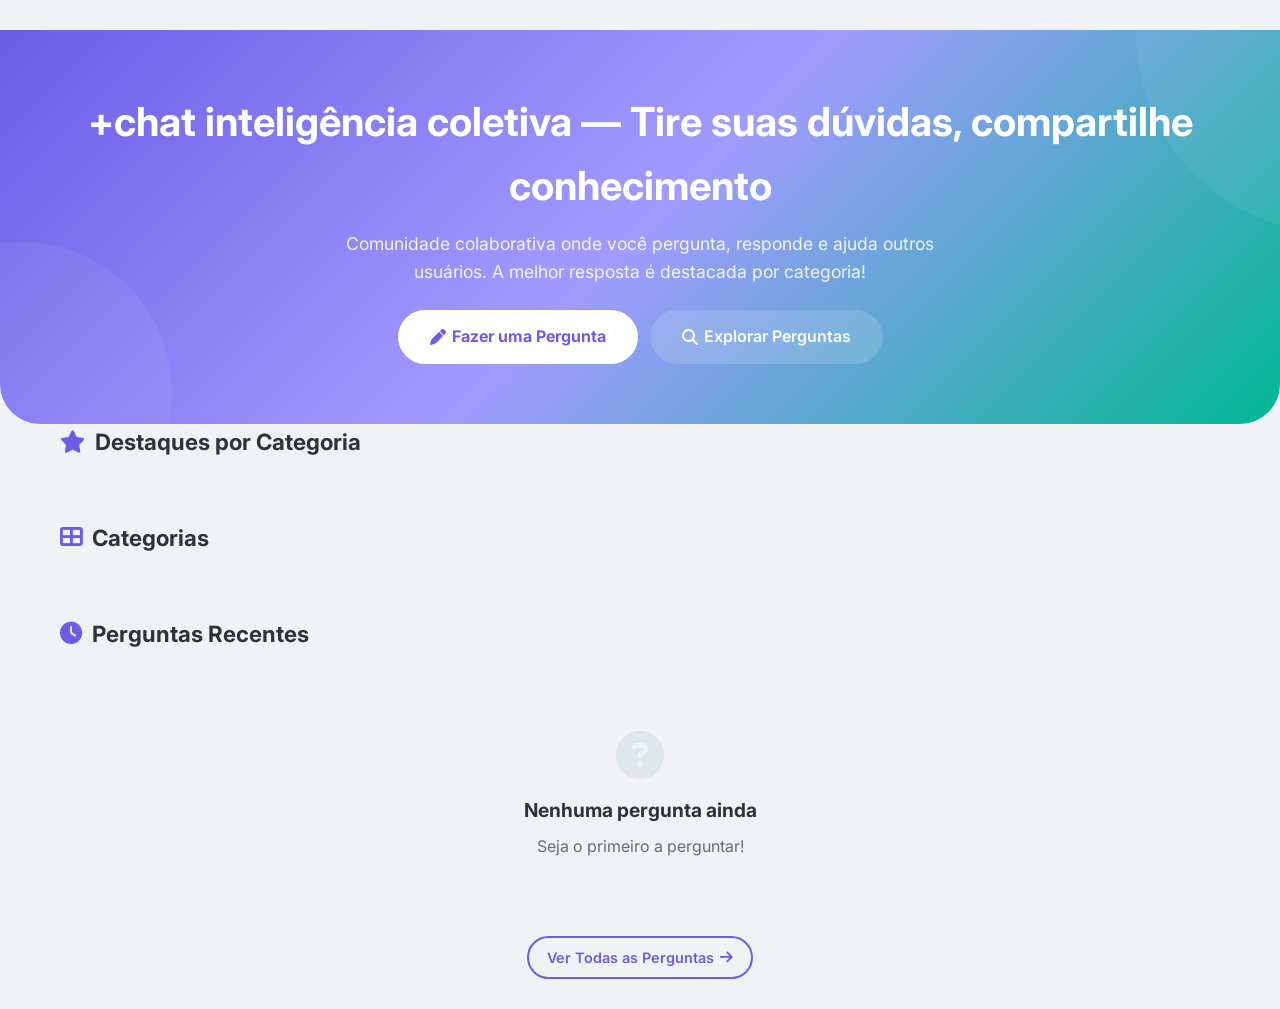
<file: index.html>
<!DOCTYPE html>
<html lang="pt-BR">
<head>
<meta charset="UTF-8">
<meta name="viewport" content="width=device-width, initial-scale=1.0">
<link rel="icon" type="image/svg+xml" href="static/img/favicon.svg">
<title>+chat inteligência coletiva - Comunidade Colaborativa</title>
<link rel="stylesheet" href="static/css/default.css">
<link rel="stylesheet" href="https://cdnjs.cloudflare.com/ajax/libs/font-awesome/6.5.1/css/all.min.css">
<script src="static/js/api.js"></script>
</head>
<body>

<div id="header-placeholder"></div>
<script>document.getElementById('header-placeholder').innerHTML = '<script src="components/header.js"><\/script>';</script>

<main class="main-content">

<section class="hero">
  <div class="container">
    <h1>+chat inteligência coletiva — Tire suas dúvidas, compartilhe conhecimento</h1>
    <p>Comunidade colaborativa onde você pergunta, responde e ajuda outros usuários. A melhor resposta é destacada por categoria!</p>
    <div class="hero-buttons">
      <a href="/nova-pergunta.html" class="btn btn-white"><i class="fas fa-pen"></i> Fazer uma Pergunta</a>
      <a href="/perguntas.html" class="btn btn-ghost"><i class="fas fa-search"></i> Explorar Perguntas</a>
    </div>
  </div>
</section>

<div class="stats-bar" id="statsBar"></div>

<div class="container">

  <section>
    <h2 class="section-title"><i class="fas fa-star"></i> Destaques por Categoria</h2>
    <div class="destaques-grid" id="destaquesGrid"></div>
  </section>

  <section>
    <h2 class="section-title"><i class="fas fa-th-large"></i> Categorias</h2>
    <div class="category-grid" id="categoryGrid"></div>
  </section>

  <section>
    <h2 class="section-title"><i class="fas fa-clock"></i> Perguntas Recentes</h2>
    <div class="question-list" id="recentQuestions"></div>
    <div style="text-align:center;margin-top:16px">
      <a href="/perguntas.html" class="btn btn-outline">Ver Todas as Perguntas <i class="fas fa-arrow-right"></i></a>
    </div>
  </section>

</div>
</main>

<div id="footer-placeholder"></div>
<script>document.getElementById('footer-placeholder').innerHTML = '<script src="components/footer.js"><\/script>';</script>

<script>
function carregarHome() {
  window.go('GET', '/dashboard', null, function(r) {
    if (!r) return;

    // Stats
    var bar = document.getElementById('statsBar');
    bar.innerHTML = [
      { icon: 'question-circle', label: 'Perguntas', value: r.total_perguntas },
      { icon: 'reply', label: 'Respostas', value: r.total_respostas },
      { icon: 'users', label: 'Usuários', value: r.total_usuarios },
      { icon: 'check-circle', label: 'Resolvidas', value: r.melhores_respostas || 0 }
    ].map(function(s) {
      return '<div class="stat-card"><div class="stat-icon"><i class="fas fa-' + s.icon + '"></i></div><div class="stat-number">' + s.value + '</div><div class="stat-label">' + s.label + '</div></div>';
    }).join('');

    // Destaques
    if (!r.destaques || r.destaques.length === 0) {
      document.getElementById('destaquesGrid').innerHTML = '<div class="empty-state" style="grid-column:1/-1"><i class="fas fa-star"></i><h3>Nenhum destaque ainda</h3><p>Quando uma pergunta tiver uma melhor resposta escolhida, ela aparecerá aqui.</p></div>';
      return;
    }
    document.getElementById('destaquesGrid').innerHTML = r.destaques.map(function(d) {
      return '<div class="destaque-card">' +
        '<div class="destaque-header"><i class="fas fa-' + (d.categoria_icone || 'star') + '"></i> ' + window.esc(d.categoria_nome) + ' em destaque</div>' +
        '<div class="destaque-body">' +
        '<div class="destaque-meta">' +
        '<img src="' + window.imgUrl(d.autor_avatar) + '" alt="">' +
        '<span>' + window.esc(d.autor_nome) + '</span>' +
        '<span>·</span>' +
        '<span>' + window.fmtDate(d.created_at) + '</span>' +
        '</div>' +
        '<h3><a href="/pergunta.html?id=' + d.id + '">' + window.esc(d.titulo) + '</a></h3>' +
        '<div class="destaque-resposta">' +
        '<div style="display:flex;align-items:center;gap:6px;margin-bottom:4px">' +
        '<img src="' + window.imgUrl(d.resposta_autor_avatar) + '" style="width:20px;height:20px;border-radius:50%;object-fit:cover">' +
        '<strong style="font-size:0.85rem">' + window.esc(d.resposta_autor_nome) + '</strong>' +
        '<span class="destaque-badge"><i class="fas fa-check"></i> Melhor resposta</span>' +
        '</div>' +
        '<p>' + window.esc((d.resposta_conteudo || '').substring(0, 200)) + '...</p>' +
        '</div>' +
        '<a href="/pergunta.html?id=' + d.id + '" style="font-size:0.85rem;font-weight:600">Ler mais <i class="fas fa-arrow-right"></i></a>' +
        '</div></div>';
    }).join('');
  });

  // Categorias
  window.go('GET', '/categorias', null, function(r) {
    if (!r || r.length === 0) return;
    document.getElementById('categoryGrid').innerHTML = r.map(function(c) {
      return '<a href="/perguntas.html?categoria=' + c.id + '" class="category-card">' +
        '<div class="cat-icon"><i class="fas fa-' + (c.icone || 'question-circle') + '"></i></div>' +
        '<div class="cat-name">' + window.esc(c.nome) + '</div>' +
        '<div class="cat-count">' + (c.total_perguntas || 0) + ' perguntas</div>' +
        '</a>';
    }).join('');
  });

  // Perguntas Recentes
  window.go('GET', '/perguntas?limite=5', null, function(r) {
    if (!r || !r.perguntas || r.perguntas.length === 0) {
      document.getElementById('recentQuestions').innerHTML = '<div class="empty-state"><i class="fas fa-question-circle"></i><h3>Nenhuma pergunta ainda</h3><p>Seja o primeiro a perguntar!</p></div>';
      return;
    }
    document.getElementById('recentQuestions').innerHTML = r.perguntas.map(function(p) {
      var statusClass = 'status-' + (p.status || 'aberta');
      var statusLabel = p.status === 'resolvida' ? 'Resolvida' : p.status === 'fechada' ? 'Fechada' : 'Aberta';
      return '<div class="question-card">' +
        '<div class="question-card-header">' +
        '<h3><a href="/pergunta.html?id=' + p.id + '">' + window.esc(p.titulo) + '</a></h3>' +
        '<span class="status-badge ' + statusClass + '">' + statusLabel + '</span>' +
        '</div>' +
        '<div class="question-card-desc">' + window.esc((p.descricao || '').substring(0, 200)) + '</div>' +
        '<div class="question-card-footer">' +
        '<span><i class="fas fa-user"></i> ' + window.esc(p.autor_nome || 'Anônimo') + '</span>' +
        '<span>' + window.fmtDate(p.created_at) + '</span>' +
        '<div class="question-stats">' +
        '<span><i class="fas fa-reply"></i> ' + p.total_respostas + '</span>' +
        '<span><i class="fas fa-eye"></i> ' + (p.visualizacoes || 0) + '</span>' +
        '</div></div></div>';
    }).join('');
  });
}

carregarHome();
</script>
</body>
</html>
</file>
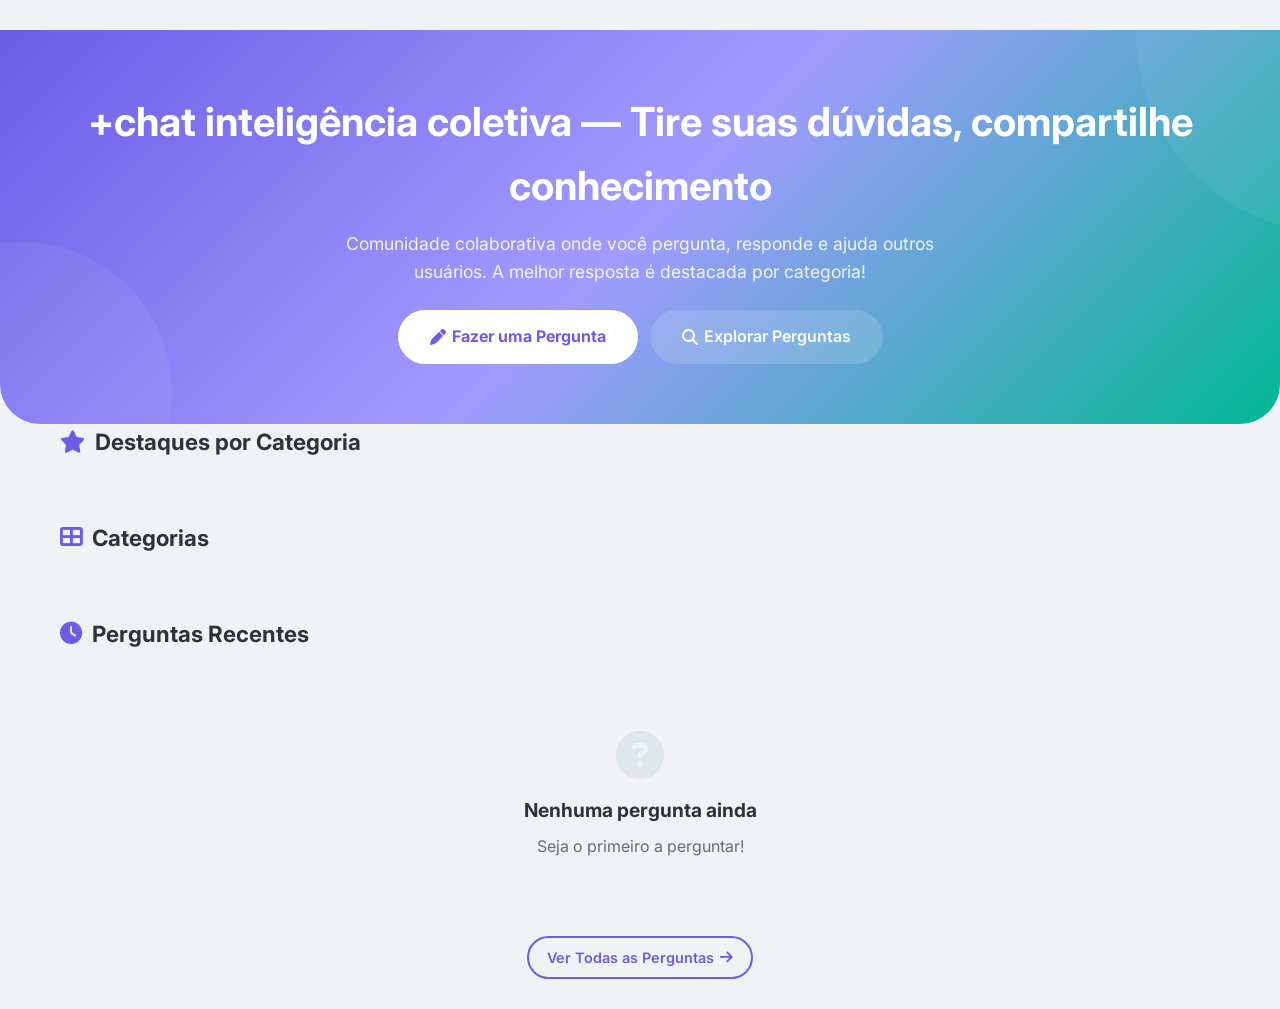
<file: admin/index.html>
<!DOCTYPE html>
<html lang="pt-BR">
<head>
<meta charset="UTF-8">
<meta name="viewport" content="width=device-width, initial-scale=1.0">
<link rel="icon" type="image/svg+xml" href="../static/img/favicon.svg">
<title>Admin - +chat inteligência coletiva</title>
<link rel="stylesheet" href="../static/css/default.css">
<link rel="stylesheet" href="https://cdnjs.cloudflare.com/ajax/libs/font-awesome/6.5.1/css/all.min.css">
<script src="../static/js/api.js"></script>
</head>
<body>

<div id="header-placeholder"></div>
<script>document.getElementById('header-placeholder').innerHTML = '<script src="../components/header.js"><\/script>';</script>

<main class="main-content">
<div class="container">
  <h1 class="section-title"><i class="fas fa-shield-alt"></i> Administração</h1>
  <div class="content-with-sidebar">
    <div>
      <div class="filters-bar">
        <select id="adminTabela" onchange="carregarAdmin()">
          <option value="categorias">Categorias</option>
          <option value="perguntas">Perguntas</option>
          <option value="respostas">Respostas</option>
          <option value="login">Usuários</option>
        </select>
        <button class="btn btn-accent" onclick="mostrarNovo()"><i class="fas fa-plus"></i> Novo</button>
      </div>
      <div id="adminContainer"><div class="loading"><i class="fas fa-spinner"></i><p>Carregando...</p></div></div>
    </div>
    <div>
      <div class="sidebar-card">
        <h4>Painel de Controle</h4>
        <p style="font-size:0.9rem;color:var(--text-light);margin-bottom:12px">Gerencie as categorias, perguntas, respostas e usuários do fórum.</p>
        <a href="/" class="btn btn-outline btn-sm btn-block" style="margin-bottom:8px"><i class="fas fa-arrow-left"></i> Voltar ao site</a>
      </div>
    </div>
  </div>
</div>
</main>

<div id="footer-placeholder"></div>
<script>document.getElementById('footer-placeholder').innerHTML = '<script src="../components/footer.js"><\/script>';</script>

<script>
var usuario = window.getUsuario();
var token = window.getToken();
var adminTabela = 'categorias';

if (!token || !usuario || !usuario.admin) {
  window.location.href = '/';
}

function carregarAdmin() {
  adminTabela = document.getElementById('adminTabela').value;
  document.getElementById('adminContainer').innerHTML = '<div class="loading"><i class="fas fa-spinner"></i><p>Carregando...</p></div>';

  window.go('GET', '/' + adminTabela, null, function(r) {
    if (!r) return;
    if (r.length === 0) {
      document.getElementById('adminContainer').innerHTML = '<div class="empty-state"><i class="fas fa-database"></i><h3>Nenhum registro</h3></div>';
      return;
    }
    var cols = Object.keys(r[0]).filter(function(k) { return k !== 'senha'; });
    var html = '<div style="overflow-x:auto"><table style="width:100%;border-collapse:collapse;font-size:0.85rem">';
    html += '<thead><tr>' + cols.map(function(c) { return '<th style="text-align:left;padding:10px;border-bottom:2px solid var(--border);font-weight:700;text-transform:capitalize">' + c.replace(/_/g, ' ') + '</th>'; }).join('') + '<th style="padding:10px;border-bottom:2px solid var(--border)">Ações</th></tr></thead><tbody>';
    html += r.map(function(row) {
      return '<tr>' + cols.map(function(c) {
        var val = row[c];
        if (val === null || val === undefined) val = '';
        val = String(val);
        if (val.length > 50) val = val.substring(0, 50) + '...';
        return '<td style="padding:8px 10px;border-bottom:1px solid var(--border)">' + window.esc(val) + '</td>';
      }).join('') +
      '<td style="padding:8px 10px;border-bottom:1px solid var(--border)">' +
      '<button class="btn btn-outline btn-sm" onclick="editarRegistro(' + row.id + ')" style="margin-right:4px"><i class="fas fa-edit"></i></button>' +
      '<button class="btn btn-outline btn-sm" style="border-color:#e74c3c;color:#e74c3c" onclick="excluirRegistro(' + row.id + ')"><i class="fas fa-trash"></i></button>' +
      '</td></tr>';
    }).join('');
    html += '</tbody></table></div>';
    document.getElementById('adminContainer').innerHTML = html;
  });
}

function mostrarNovo() {
  var nome = prompt('Nome:');
  if (!nome) return;
  var data = { nome: nome };
  if (adminTabela === 'categorias') {
    var desc = prompt('Descrição:');
    var slug = prompt('Slug (url):', nome.toLowerCase().replace(/[^a-z0-9]+/g, '-'));
    var icone = prompt('Ícone (FontAwesome sem fa-):', 'question-circle');
    data.descricao = desc || '';
    data.slug = slug || nome.toLowerCase().replace(/[^a-z0-9]+/g, '-');
    data.icone = icone || 'question-circle';
  }
  window.go('POST', '/' + adminTabela, data, function(r) {
    if (r && r.id) { window.notificar('Criado!', 'success'); carregarAdmin(); }
    else { window.notificar('Erro', 'error'); }
  });
}

function editarRegistro(id) {
  var nome = prompt('Novo nome:');
  if (!nome) return;
  window.go('PUT', '/' + adminTabela + '/' + id, { nome: nome }, function(r) {
    if (r && r.id) { window.notificar('Atualizado!', 'success'); carregarAdmin(); }
    else { window.notificar('Erro', 'error'); }
  });
}

function excluirRegistro(id) {
  if (!confirm('Excluir este registro?')) return;
  window.go('DELETE', '/' + adminTabela + '/' + id, null, function(r) {
    if (r && r.success) { window.notificar('Excluído!', 'success'); carregarAdmin(); }
    else { window.notificar('Erro', 'error'); }
  });
}

carregarAdmin();
</script>
</body>
</html>
</file>
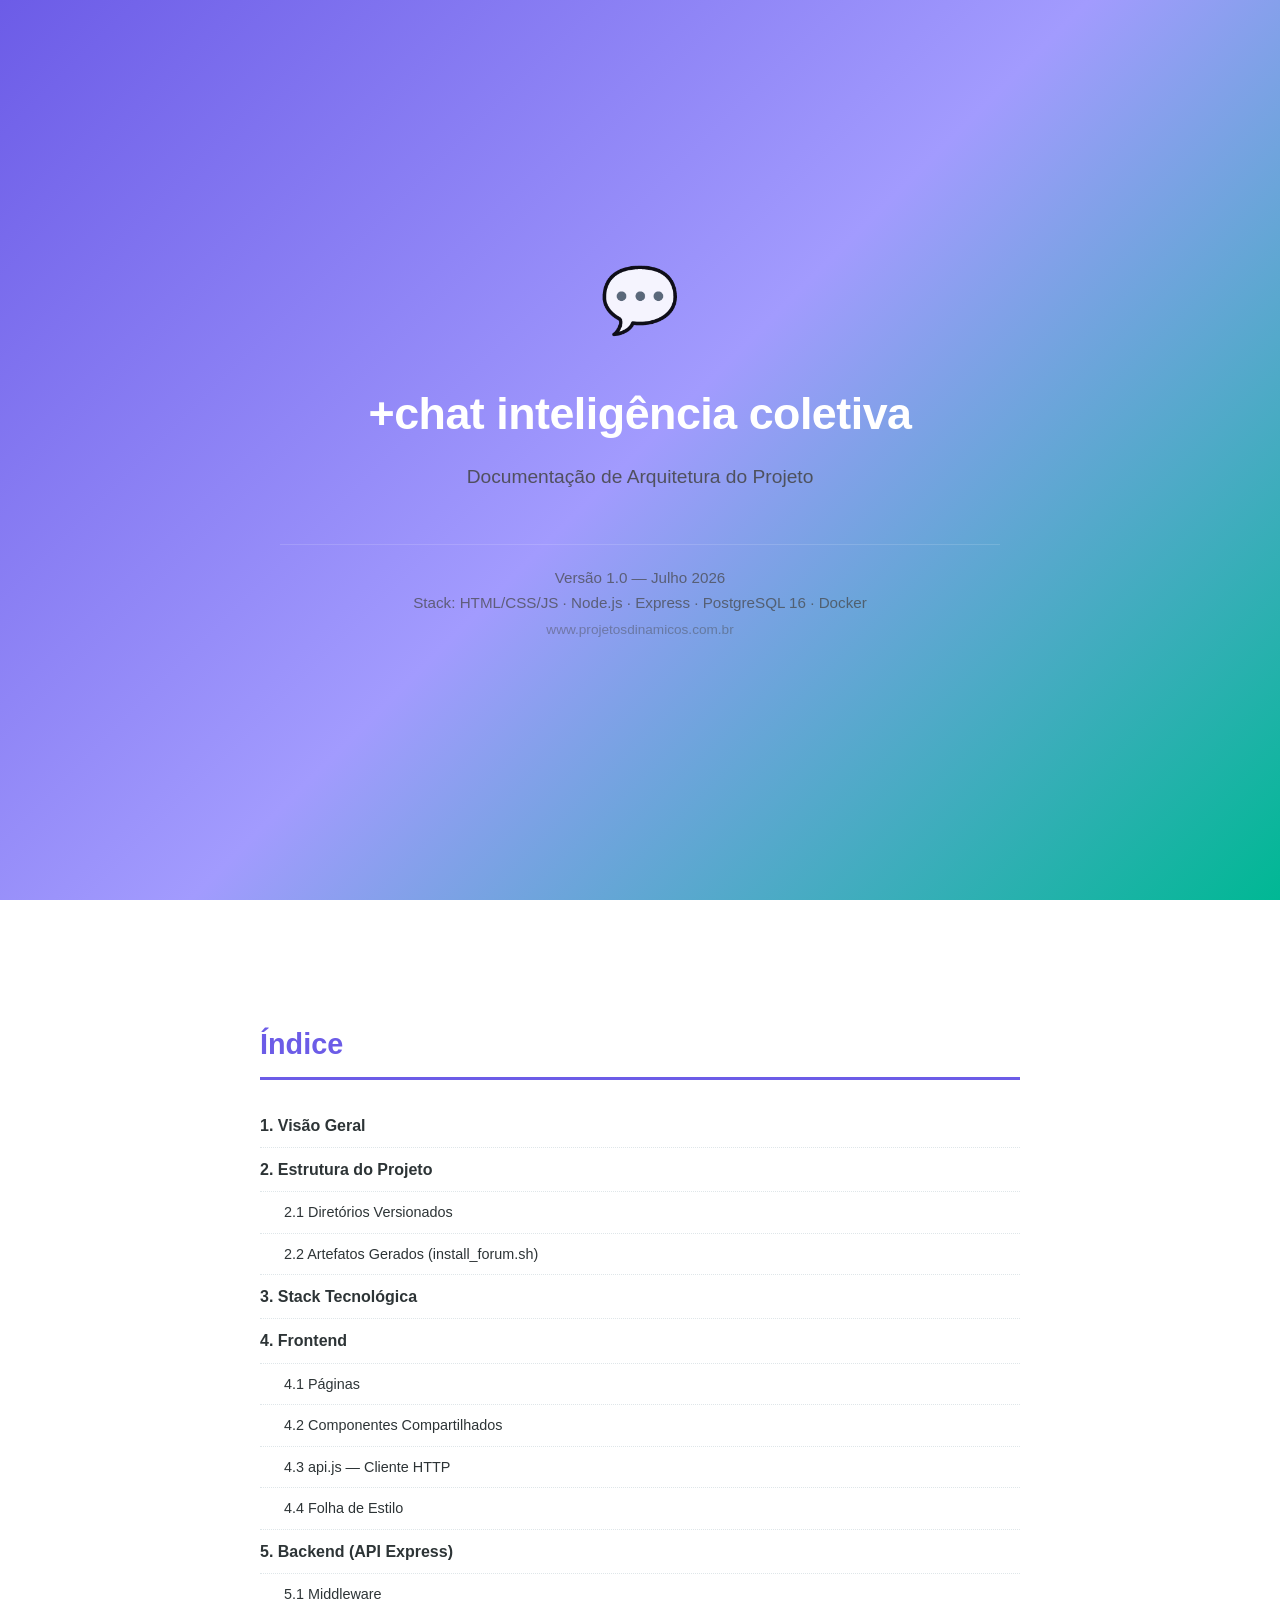
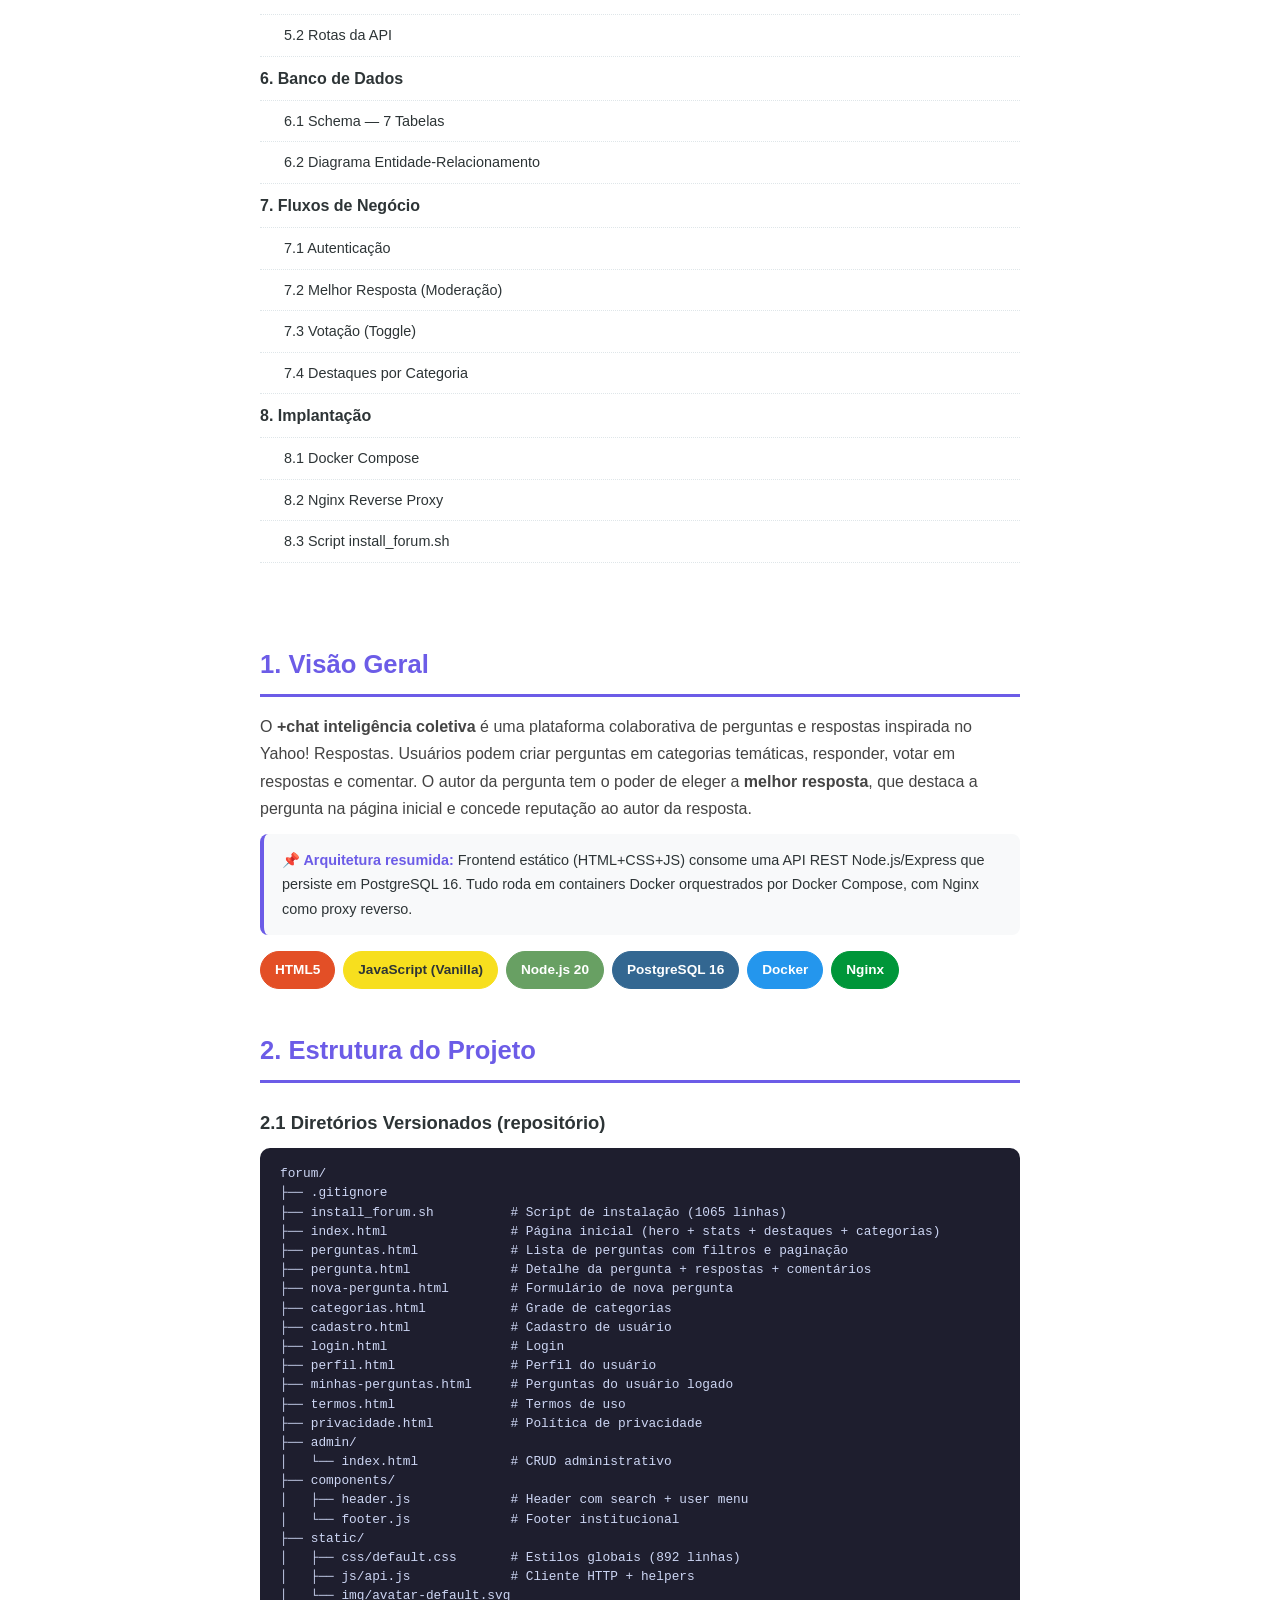
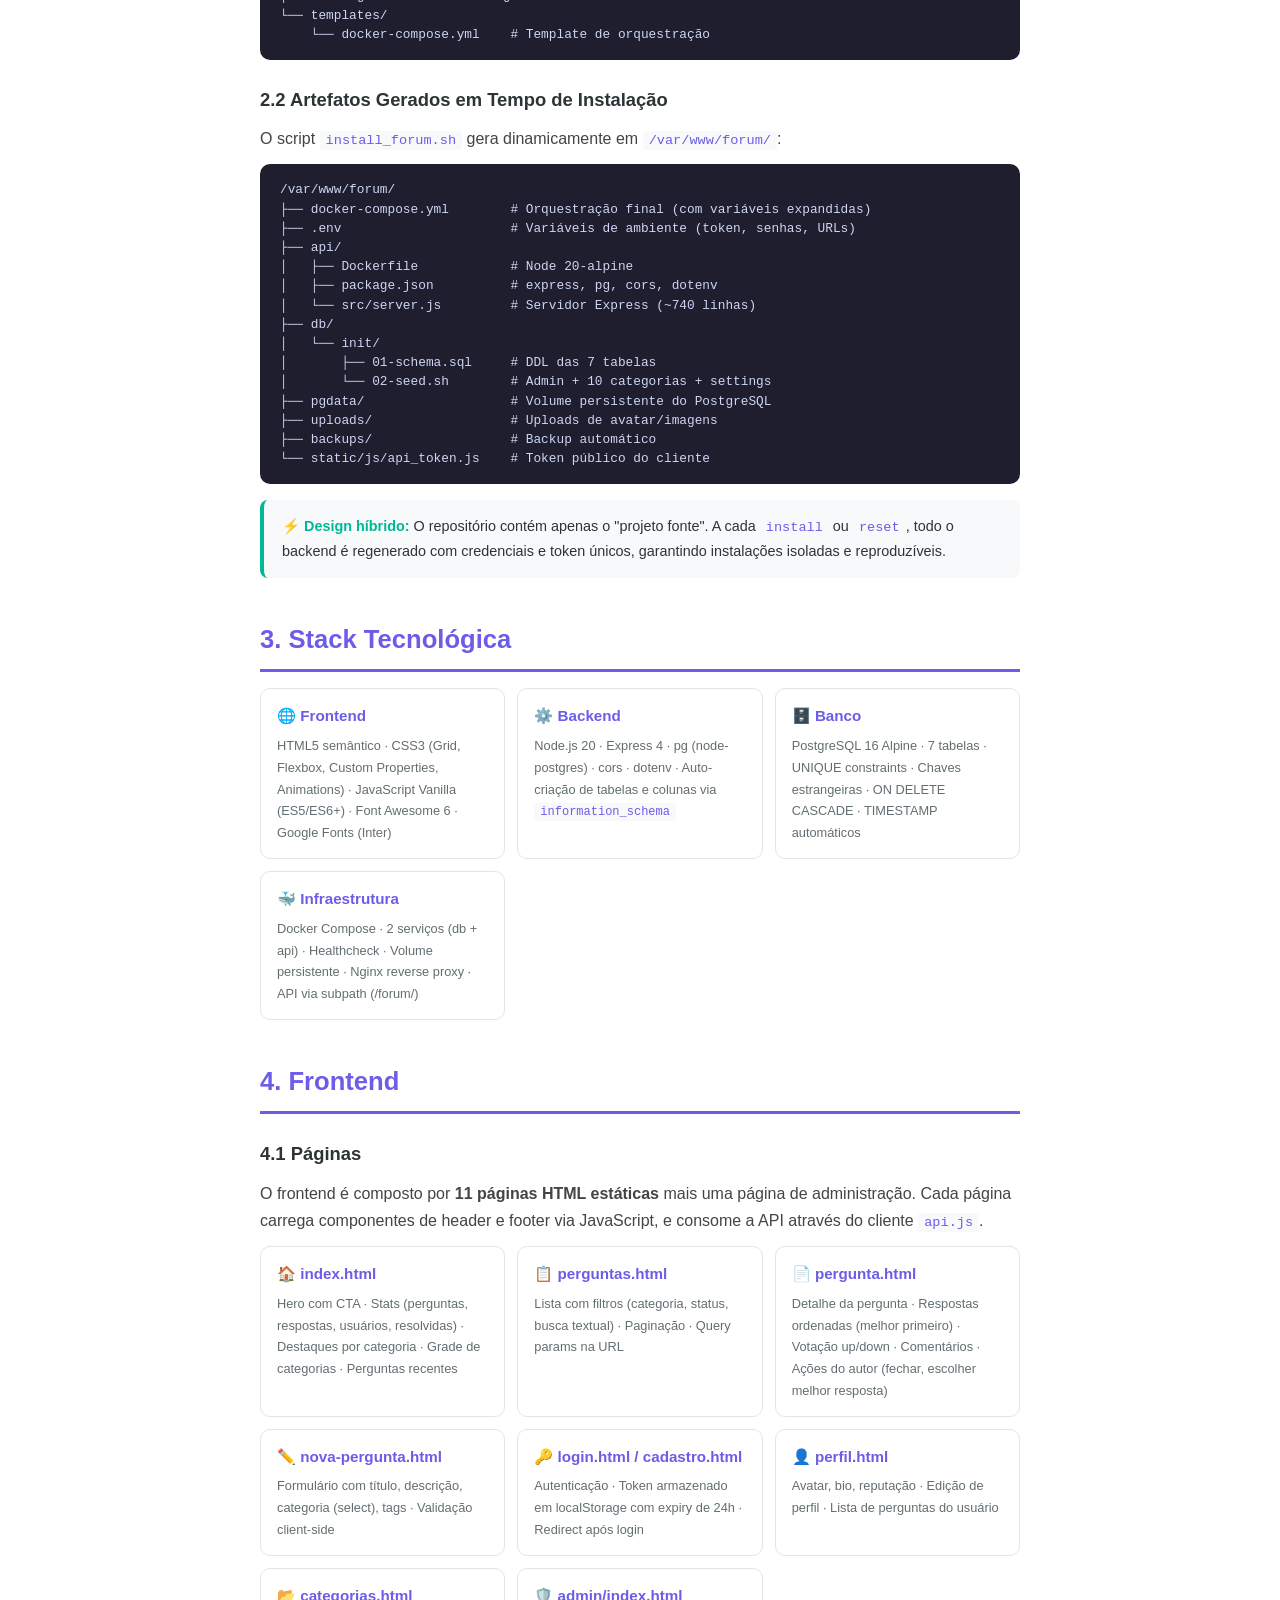
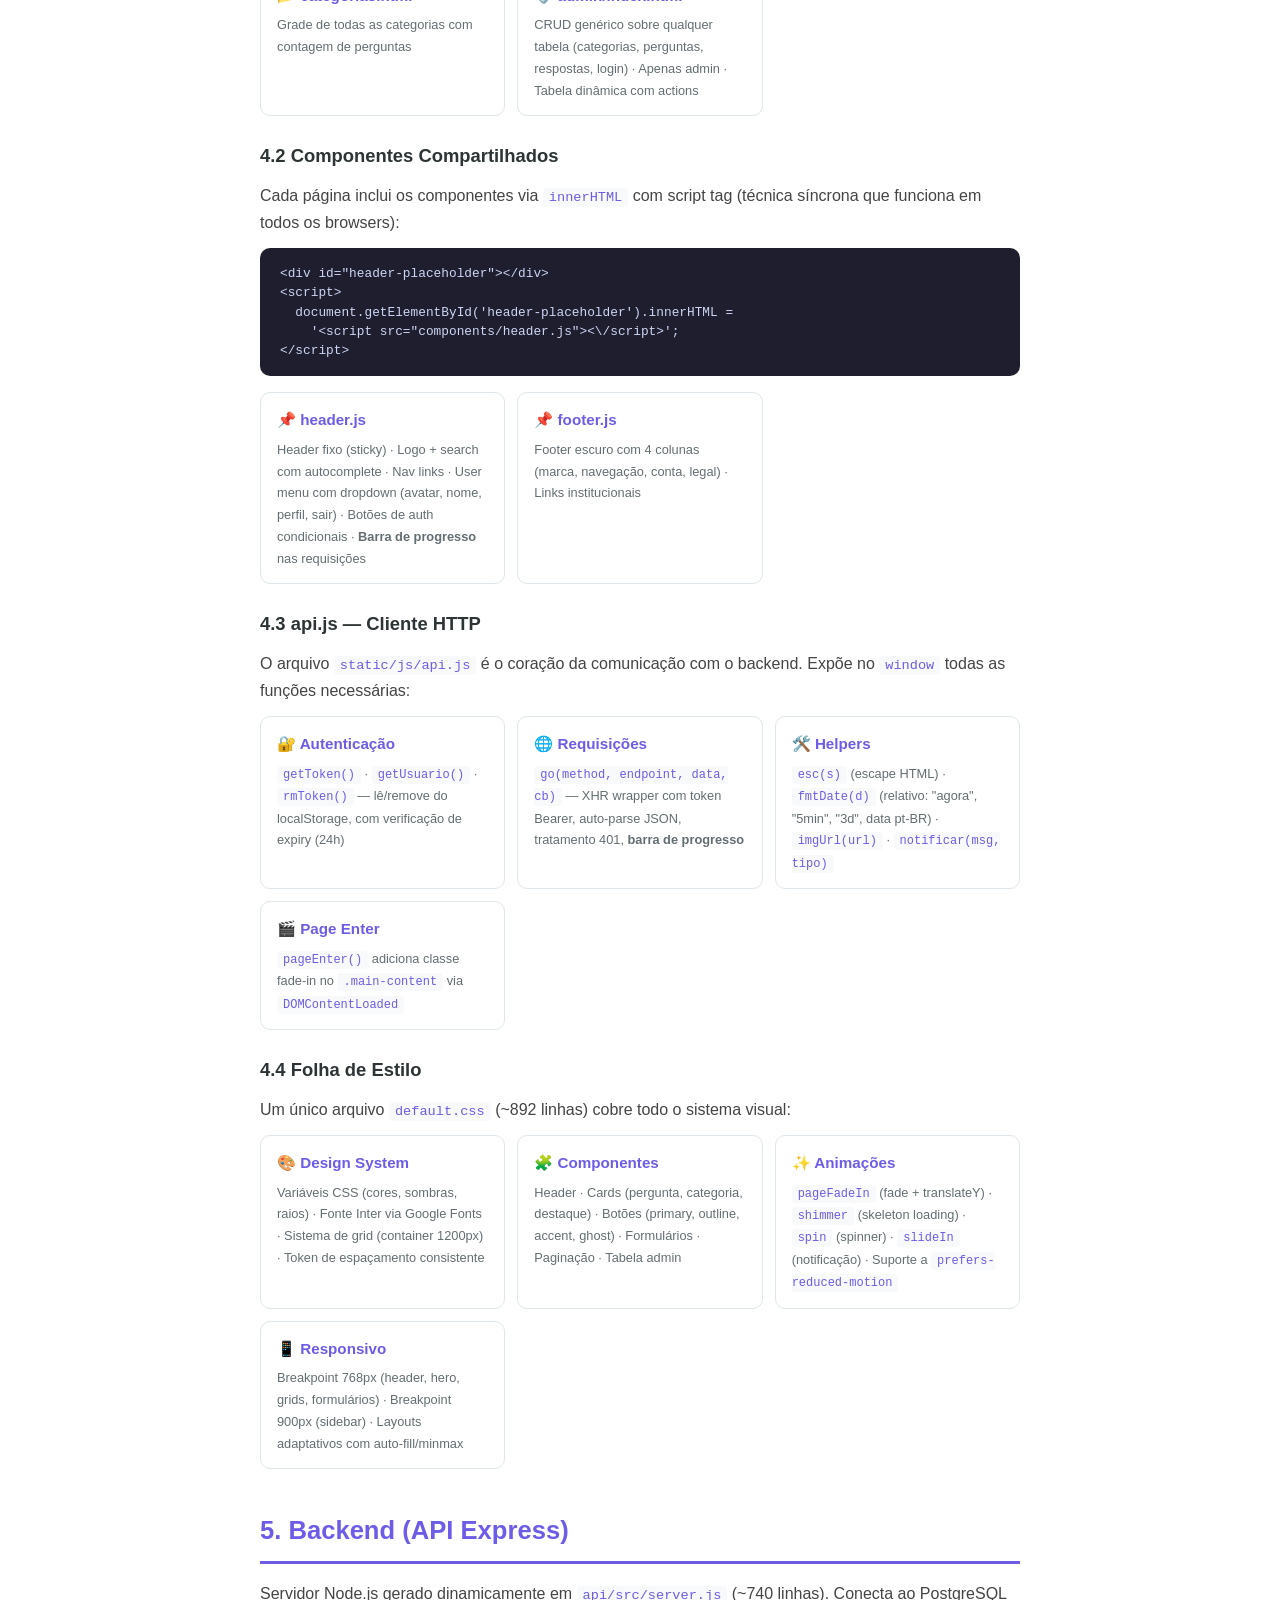
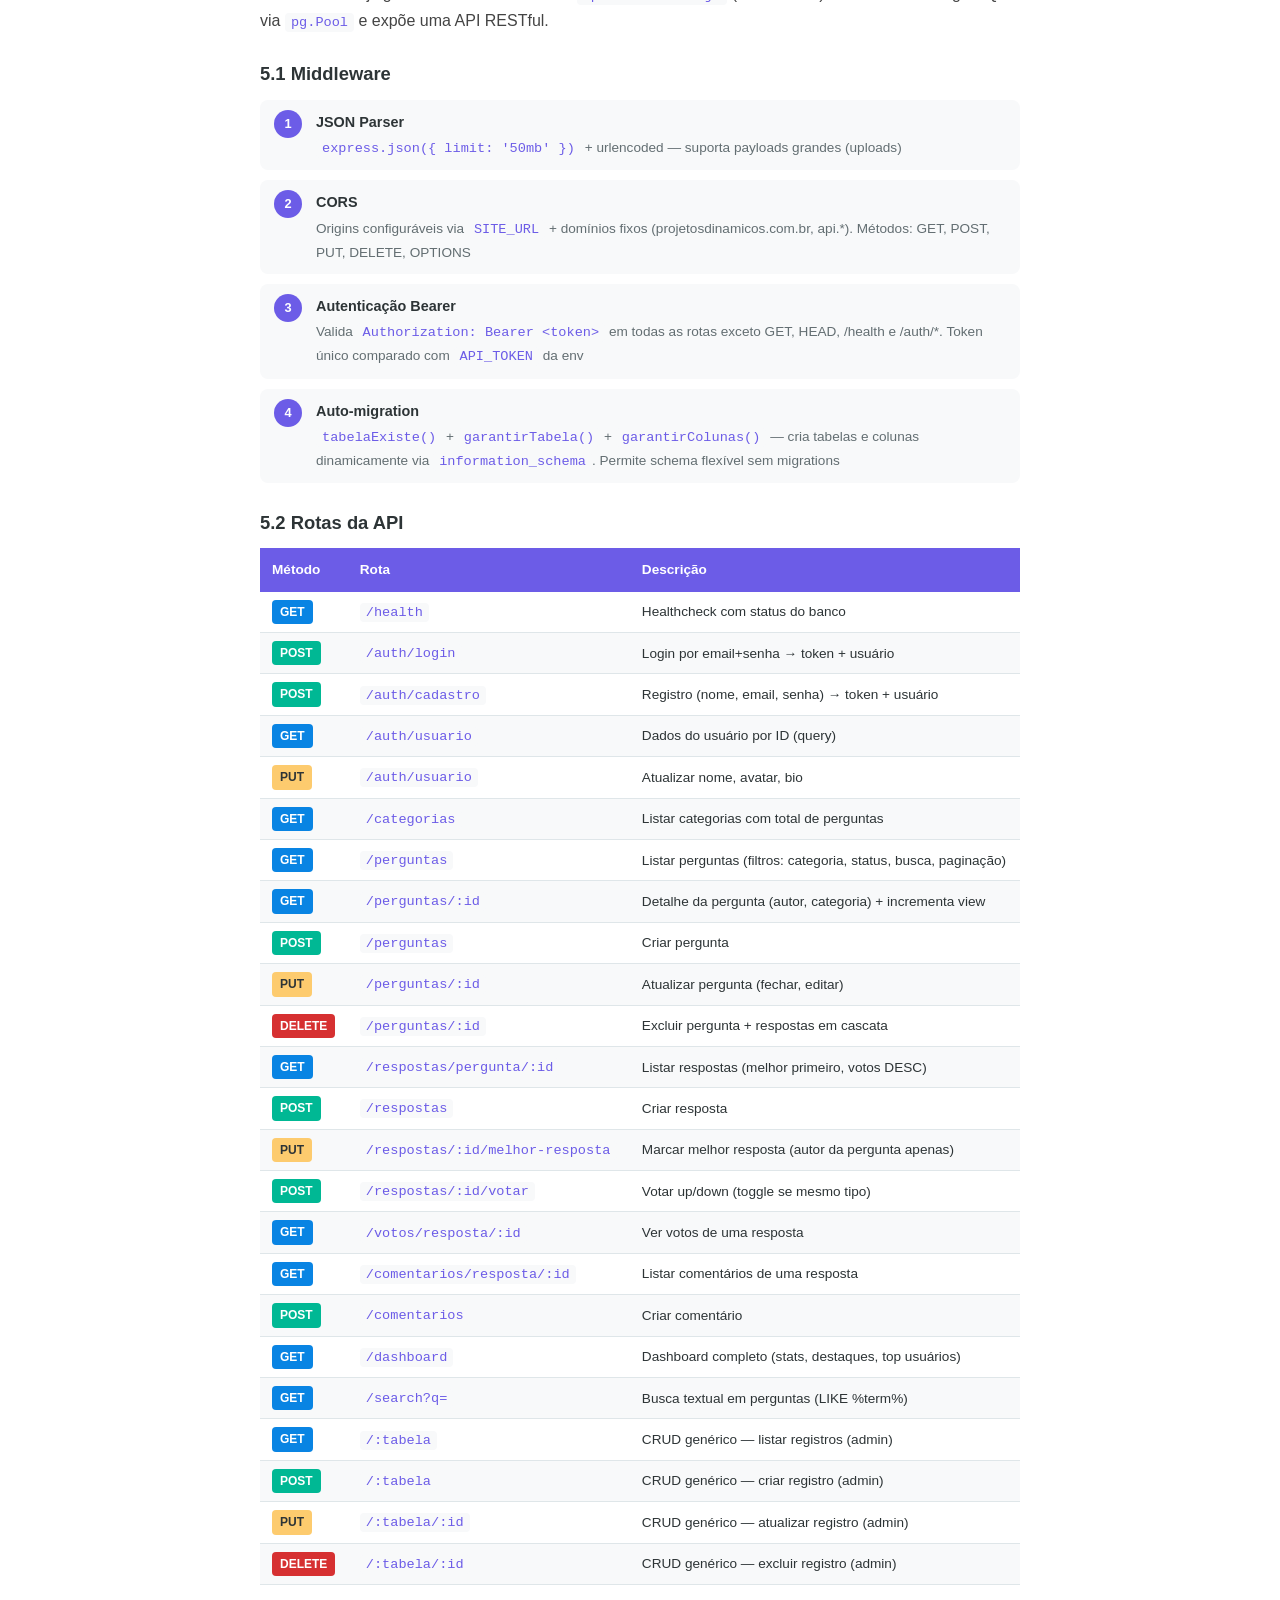
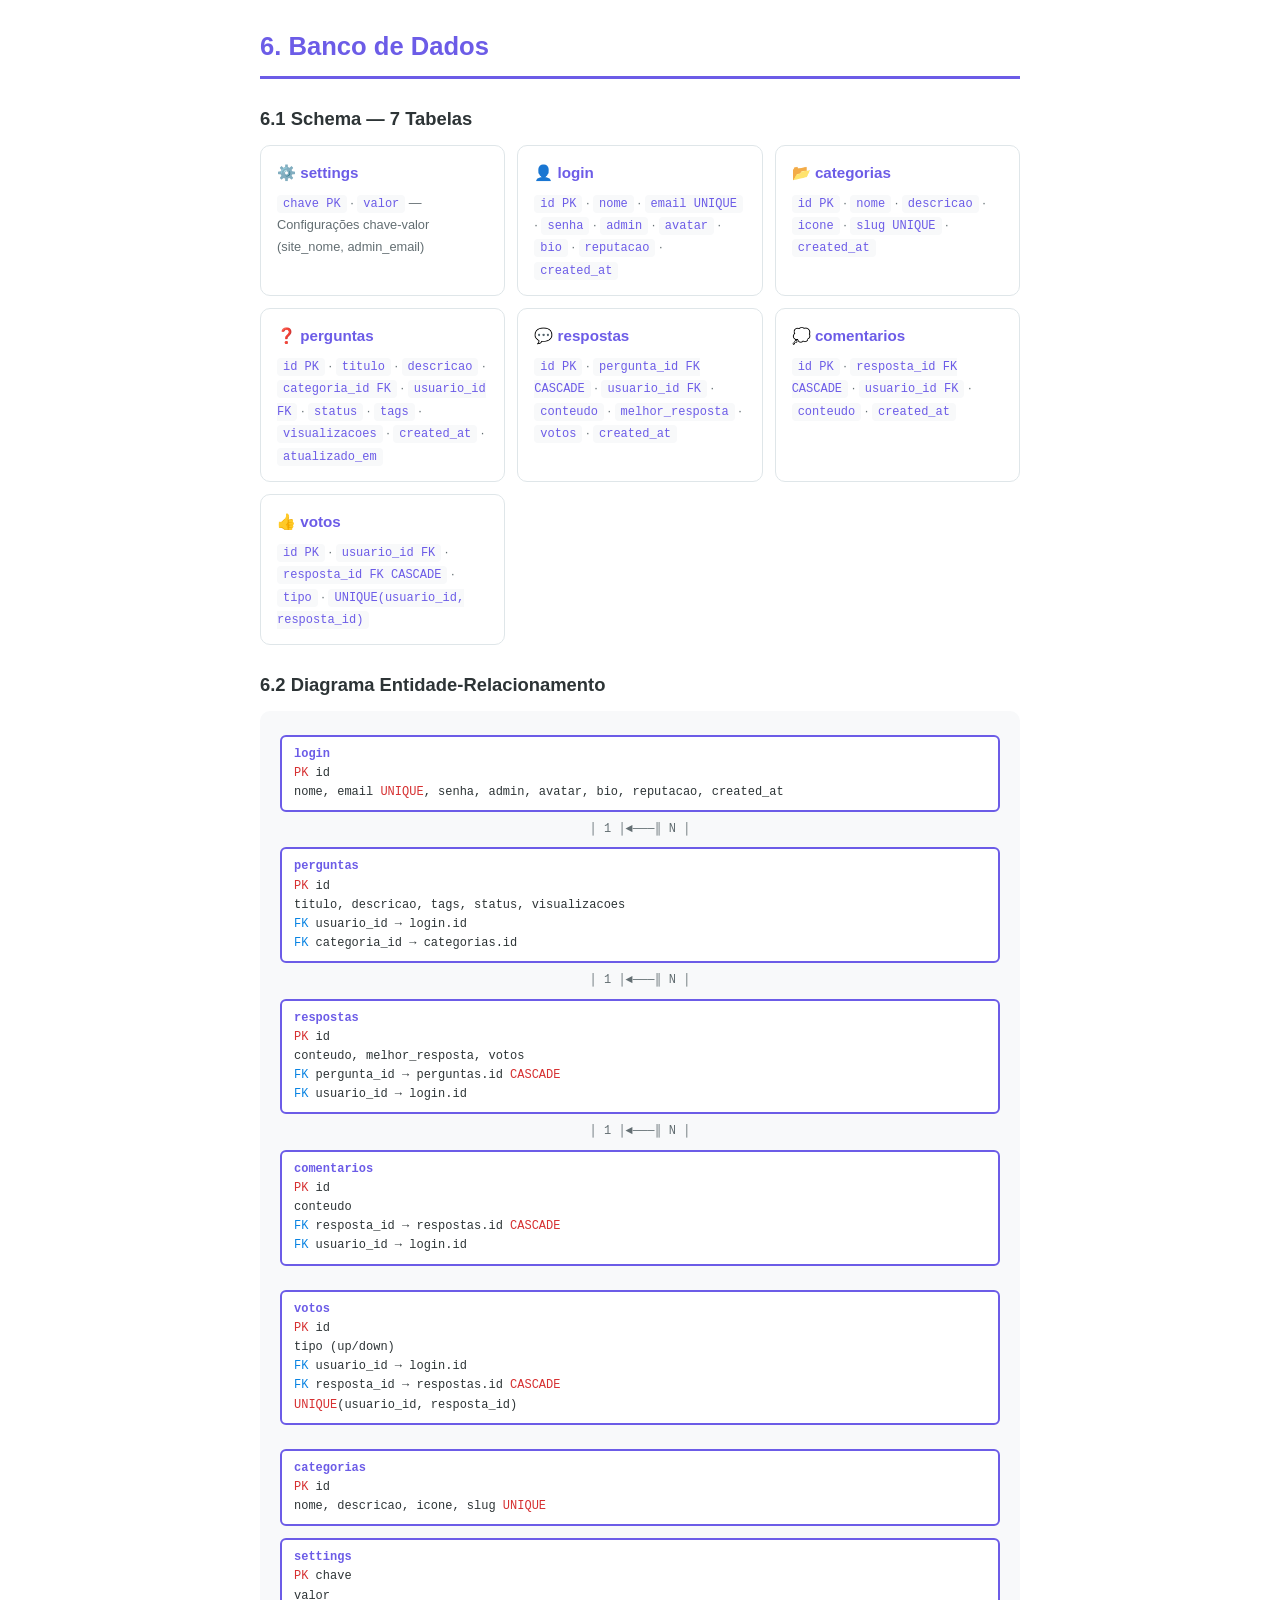
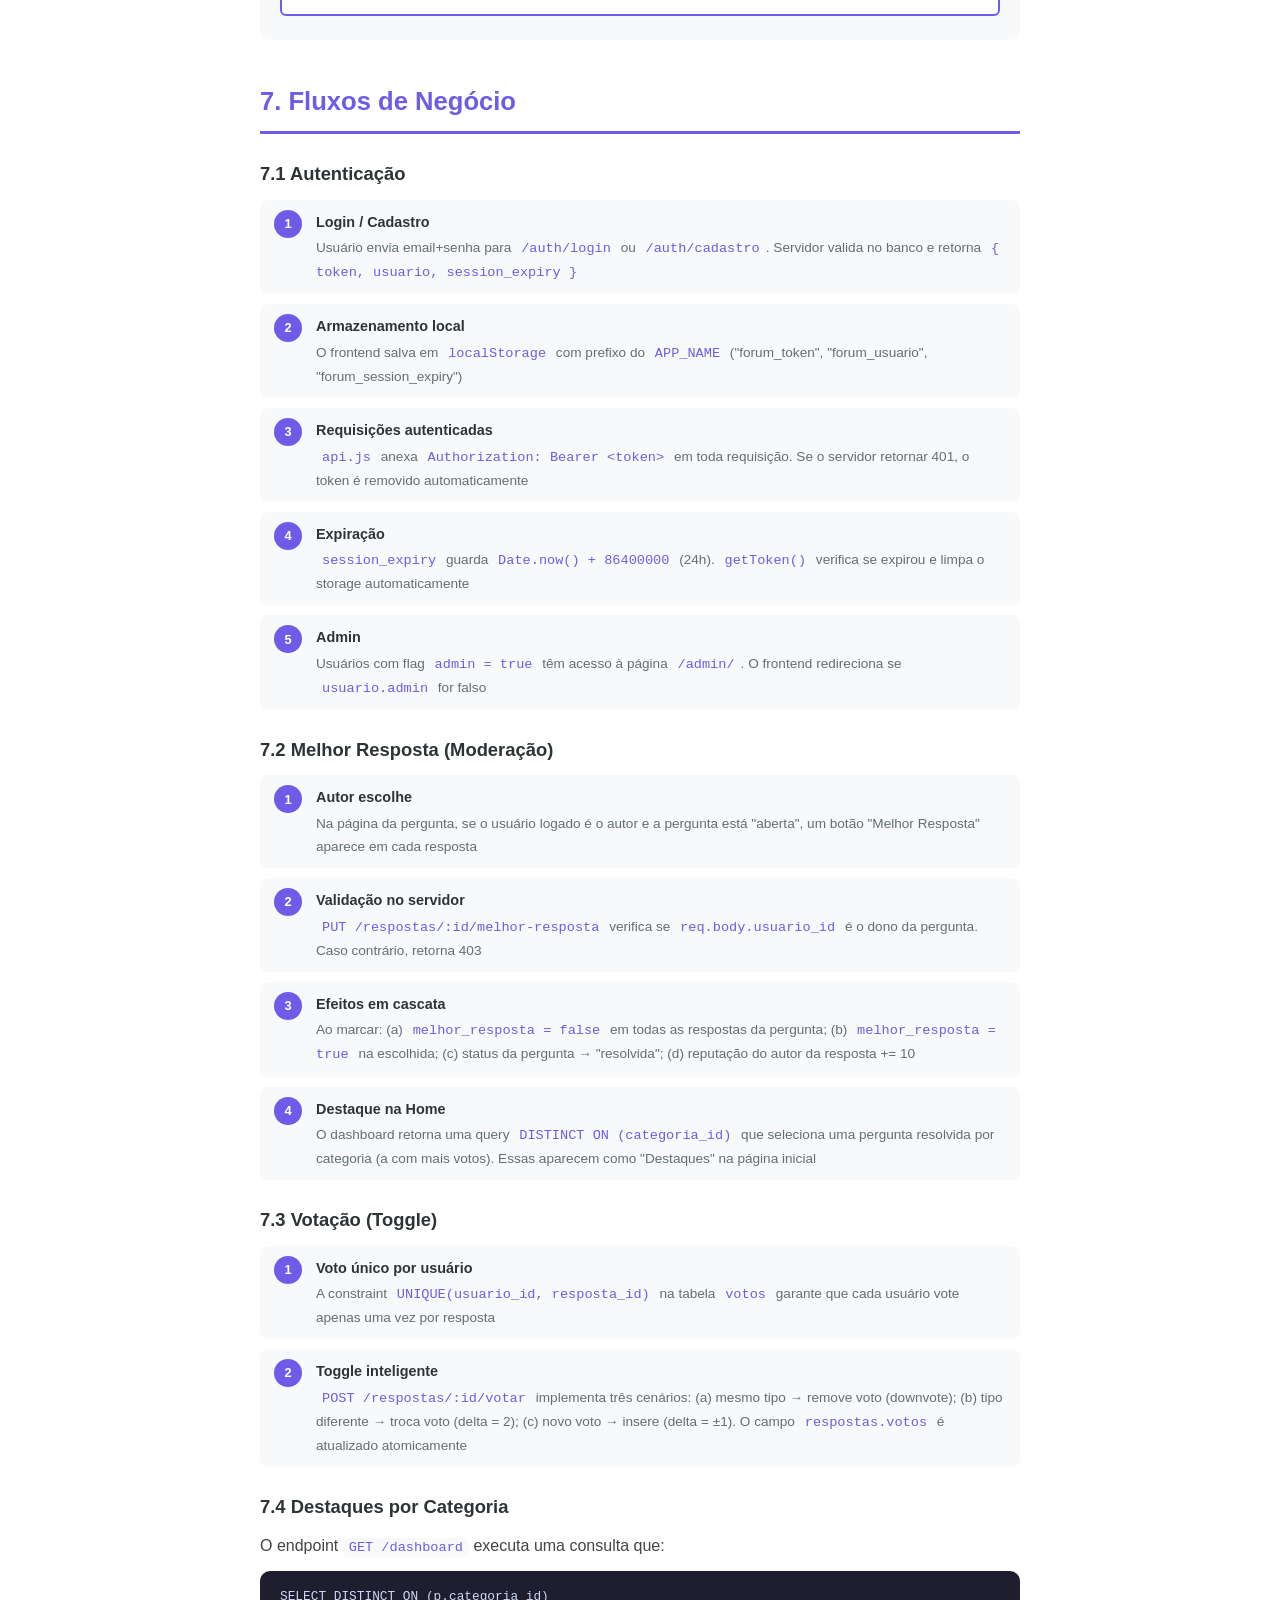
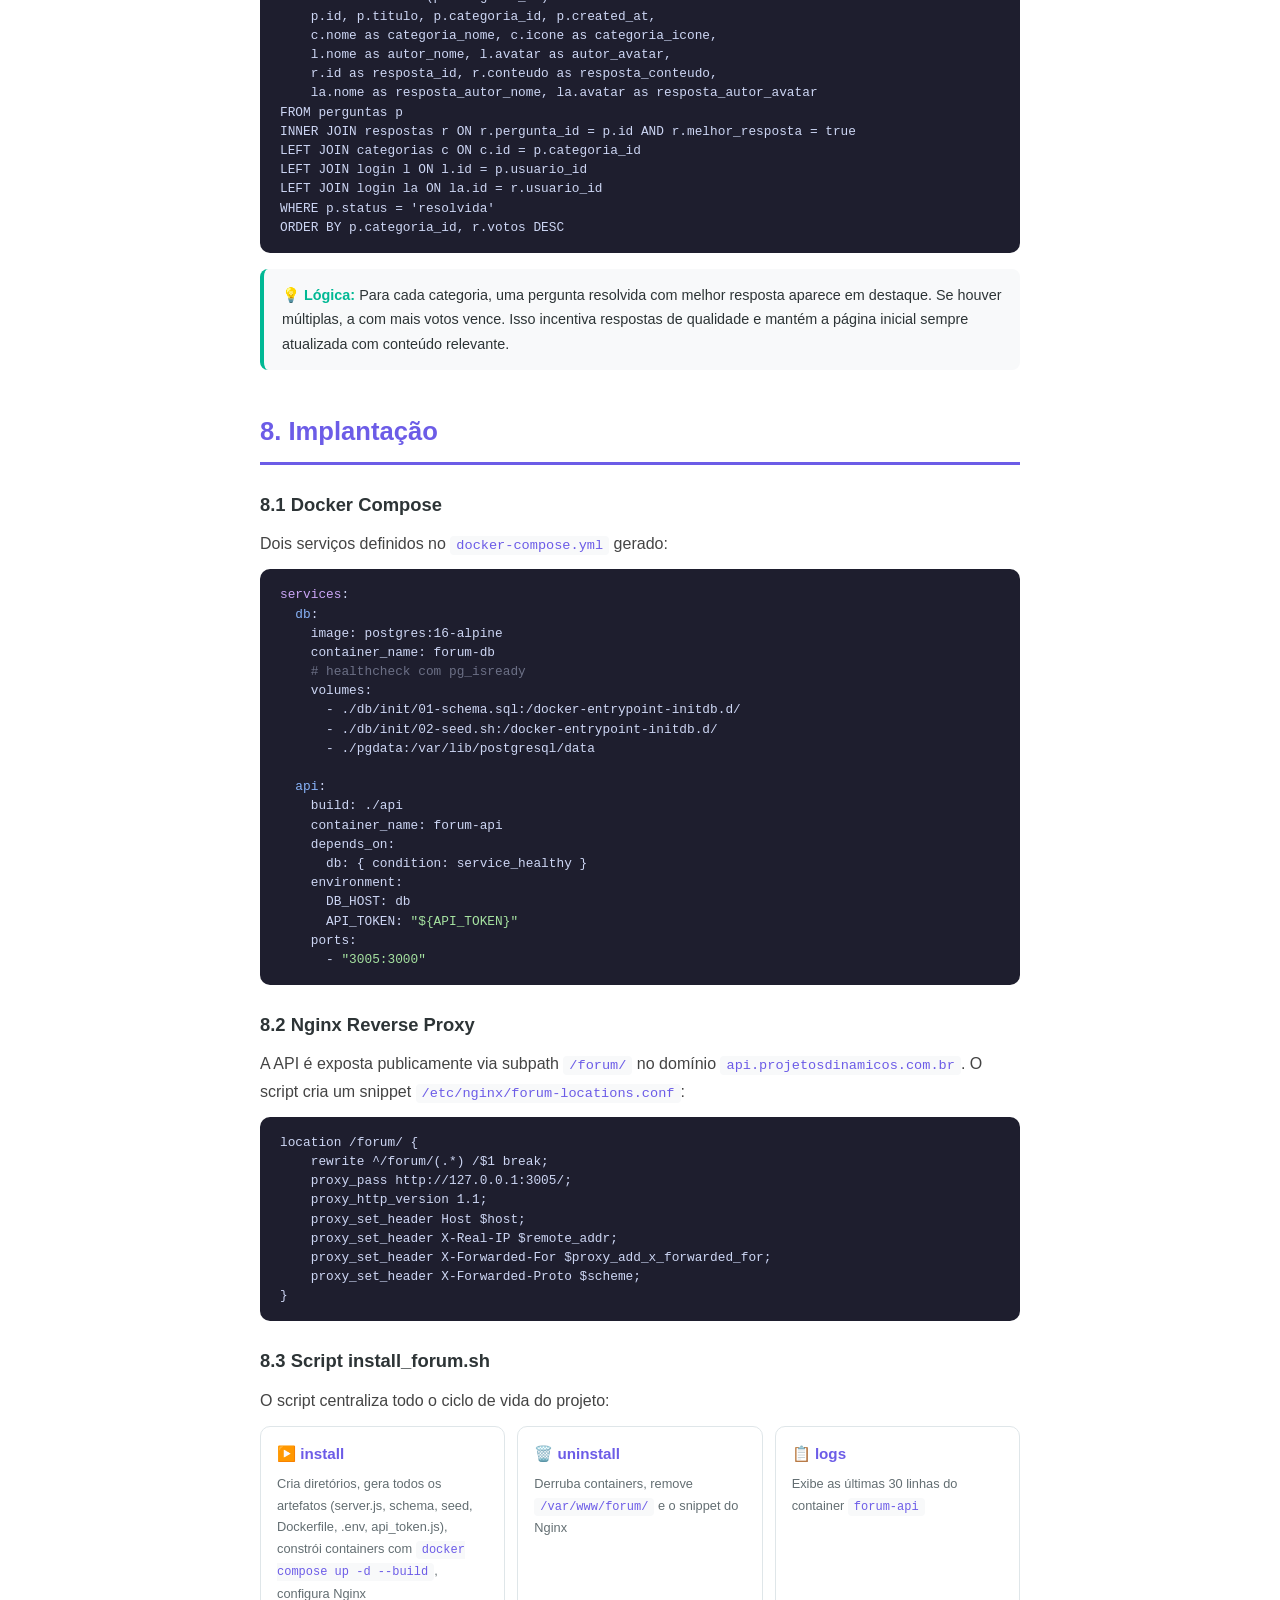
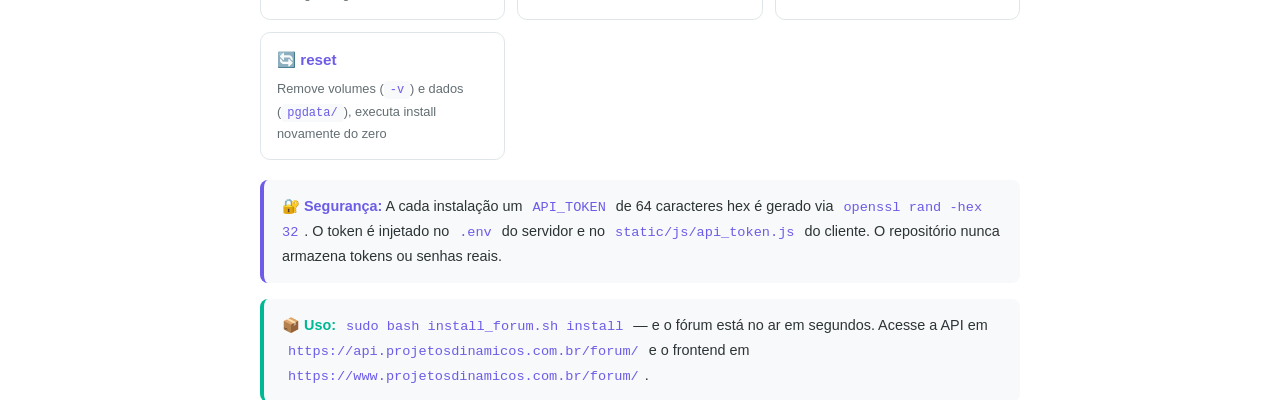
<file: arquitetura.html>
<!DOCTYPE html>
<html lang="pt-BR">
<head>
<meta charset="UTF-8">
<link rel="icon" type="image/svg+xml" href="static/img/favicon.svg">
<title>Arquitetura — +chat inteligência coletiva</title>
<style>
@page {
  size: A4;
  margin: 2.4cm 2cm 2.8cm 2cm;
  @bottom-center {
    content: counter(page);
    font-family: 'Segoe UI', Arial, sans-serif;
    font-size: 9pt;
    color: #999;
  }
  @top-right {
    content: "+chat inteligência coletiva — Arquitetura";
    font-family: 'Segoe UI', Arial, sans-serif;
    font-size: 8pt;
    color: #aaa;
  }
}
@page :first {
  margin: 0;
  @bottom-center { content: none; }
  @top-right { content: none; }
}

*, *::before, *::after { margin:0; padding:0; box-sizing:border-box; }
:root {
  --primary: #6c5ce7;
  --primary-light: #a29bfe;
  --accent: #00b894;
  --text: #2d3436;
  --text-light: #636e72;
  --bg: #f8f9fa;
  --border: #dfe6e9;
}

body {
  font-family: 'Segoe UI', 'Helvetica Neue', Arial, sans-serif;
  color: var(--text);
  line-height: 1.7;
  background: #fff;
  -webkit-font-smoothing: antialiased;
}

/* ── Cover ── */
.cover {
  display: flex;
  flex-direction: column;
  justify-content: center;
  align-items: center;
  height: 100vh;
  width: 100%;
  background: linear-gradient(135deg, var(--primary) 0%, #a29bfe 50%, var(--accent) 100%);
  color: #fff;
  text-align: center;
  page-break-after: always;
  padding: 40px;
}
.cover-logo {
  font-size: 4rem;
  margin-bottom: 20px;
  opacity: 0.9;
}
.cover h1 {
  font-size: 2.8rem;
  font-weight: 800;
  margin-bottom: 10px;
  letter-spacing: -0.5px;
}
.cover-sub {
  font-size: 1.2rem;
  opacity: 0.85;
  margin-bottom: 30px;
  font-weight: 300;
}
.cover-meta {
  font-size: 0.95rem;
  opacity: 0.7;
  border-top: 1px solid rgba(255,255,255,0.2);
  padding-top: 20px;
  margin-top: 20px;
  width: 60%;
}

/* ── TOC ── */
.toc { page-break-after: always; padding: 40px 0; }
.toc h2 { font-size: 1.8rem; color: var(--primary); margin-bottom: 24px; }
.toc-list { list-style: none; padding: 0; }
.toc-list li {
  padding: 8px 0;
  border-bottom: 1px dotted var(--border);
  font-size: 1rem;
}
.toc-list li a { color: var(--text); text-decoration: none; }
.toc-list li a::after { content: leader(".") target-counter(attr(href), page); float: right; }
.toc-list li a:hover { color: var(--primary); }
.toc-list .toc-h2 { padding-left: 0; font-weight: 600; }
.toc-list .toc-h3 { padding-left: 24px; font-size: 0.9rem; color: var(--text-light); }

/* ── Content ── */
.content { max-width: 800px; margin: 0 auto; padding: 0 20px; }
section { page-break-inside: avoid; margin-bottom: 40px; }
h2 {
  font-size: 1.6rem;
  color: var(--primary);
  margin: 40px 0 16px;
  padding-bottom: 8px;
  border-bottom: 3px solid var(--primary);
}
h3 {
  font-size: 1.15rem;
  margin: 24px 0 10px;
  color: var(--text);
}
p { margin-bottom: 12px; color: #444; }
code {
  font-family: 'Cascadia Code', 'Fira Code', 'JetBrains Mono', monospace;
  font-size: 0.85rem;
  background: var(--bg);
  padding: 2px 6px;
  border-radius: 4px;
  color: var(--primary);
}
pre {
  background: #1e1e2e;
  color: #cdd6f4;
  padding: 16px 20px;
  border-radius: 10px;
  overflow-x: auto;
  font-family: 'Cascadia Code', 'Fira Code', monospace;
  font-size: 0.8rem;
  line-height: 1.5;
  margin-bottom: 16px;
  white-space: pre-wrap;
}
pre .cmt { color: #6c7086; }
pre .kw { color: #cba6f7; }
pre .str { color: #a6e3a1; }
pre .fn { color: #89b4fa; }
pre .num { color: #fab387; }
pre .var { color: #f38ba8; }

/* ── Info box ── */
.sbox {
  background: var(--bg);
  border-left: 4px solid var(--primary);
  padding: 14px 18px;
  border-radius: 8px;
  margin-bottom: 16px;
  font-size: 0.9rem;
}
.sbox strong { color: var(--primary); }
.sbox.green { border-left-color: var(--accent); }
.sbox.green strong { color: var(--accent); }

/* ── Entity grid ── */
.entity-grid {
  display: grid;
  grid-template-columns: repeat(auto-fill, minmax(220px, 1fr));
  gap: 12px;
  margin-bottom: 20px;
}
.entity-card {
  border: 1px solid var(--border);
  border-radius: 10px;
  padding: 14px 16px;
  background: #fff;
}
.entity-card h4 {
  font-size: 0.95rem;
  color: var(--primary);
  margin-bottom: 6px;
}
.entity-card p { font-size: 0.8rem; color: var(--text-light); margin: 0; }
.entity-card code { font-size: 0.75rem; }

/* ── Architecture flow ── */
.flow-step {
  display: flex;
  align-items: flex-start;
  gap: 14px;
  margin-bottom: 10px;
  padding: 10px 14px;
  background: var(--bg);
  border-radius: 8px;
}
.flow-step .step-num {
  flex-shrink: 0;
  width: 28px;
  height: 28px;
  border-radius: 50%;
  background: var(--primary);
  color: #fff;
  display: flex;
  align-items: center;
  justify-content: center;
  font-size: 0.8rem;
  font-weight: 700;
}
.flow-step .step-body { flex: 1; }
.flow-step .step-body h4 { font-size: 0.9rem; margin-bottom: 2px; }
.flow-step .step-body p { font-size: 0.85rem; color: var(--text-light); margin: 0; }

/* ── Route table ── */
.route-table {
  width: 100%;
  border-collapse: collapse;
  font-size: 0.85rem;
  margin-bottom: 16px;
}
.route-table th {
  text-align: left;
  padding: 10px 12px;
  background: var(--primary);
  color: #fff;
  font-weight: 600;
}
.route-table td {
  padding: 8px 12px;
  border-bottom: 1px solid var(--border);
}
.route-table tr:nth-child(even) td { background: var(--bg); }
.route-table .method {
  display: inline-block;
  padding: 2px 8px;
  border-radius: 4px;
  font-weight: 700;
  font-size: 0.75rem;
  color: #fff;
}
.method-get { background: #0984e3; }
.method-post { background: #00b894; }
.method-put { background: #fdcb6e; color: #2d3436 !important; }
.method-delete { background: #d63031; }

/* ── ER diagram ── */
.er-diagram {
  display: flex;
  flex-direction: column;
  gap: 4px;
  padding: 20px;
  background: var(--bg);
  border-radius: 10px;
  margin-bottom: 16px;
  font-family: 'Cascadia Code', 'Fira Code', monospace;
  font-size: 0.75rem;
  line-height: 1.6;
  overflow-x: auto;
}
.er-table {
  border: 2px solid var(--primary);
  border-radius: 6px;
  padding: 8px 12px;
  background: #fff;
  display: inline-block;
  margin: 4px 0;
}
.er-table .er-name { font-weight: 700; color: var(--primary); }
.er-table .er-pk { color: #d63031; }
.er-table .er-fk { color: #0984e3; }
.er-arrow { color: var(--text-light); text-align: center; }

/* ── Stack badges ── */
.stack {
  display: flex;
  flex-wrap: wrap;
  gap: 8px;
  margin-bottom: 16px;
}
.stack-badge {
  padding: 6px 14px;
  border-radius: 20px;
  font-size: 0.85rem;
  font-weight: 600;
  background: var(--bg);
  border: 1px solid var(--border);
}
.stack-badge.node { background: #68a063; color: #fff; border-color: #68a063; }
.stack-badge.postgres { background: #336791; color: #fff; border-color: #336791; }
.stack-badge.docker { background: #2496ed; color: #fff; border-color: #2496ed; }
.stack-badge.nginx { background: #009639; color: #fff; border-color: #009639; }
.stack-badge.html { background: #e34f26; color: #fff; border-color: #e34f26; }
.stack-badge.js { background: #f7df1e; color: #2d3436; border-color: #f7df1e; }

/* ── Print ── */
@media print {
  body { background: #fff; font-size: 11pt; }
  .cover { height: 100vh; }
  section { page-break-inside: avoid; }
  pre { page-break-inside: avoid; white-space: pre-wrap; word-break: break-word; }
  .route-table { page-break-inside: avoid; }
  .entity-grid { page-break-inside: avoid; }
  .er-diagram { page-break-inside: avoid; }
  a { color: var(--text); text-decoration: none; }
}

@media (max-width: 600px) {
  .cover h1 { font-size: 1.8rem; }
  .entity-grid { grid-template-columns: 1fr; }
}
</style>
</head>
<body>

<!-- ═══════════ COVER ═══════════ -->
<section class="cover">
  <div class="cover-logo">💬</div>
  <h1>+chat inteligência coletiva</h1>
  <p class="cover-sub">Documentação de Arquitetura do Projeto</p>
  <p class="cover-meta">
    Versão 1.0 &mdash; Julho 2026<br>
    Stack: HTML/CSS/JS &middot; Node.js &middot; Express &middot; PostgreSQL 16 &middot; Docker<br>
    <span style="font-size:0.85rem;opacity:0.6">www.projetosdinamicos.com.br</span>
  </p>
</section>

<!-- ═══════════ TOC ═══════════ -->
<section class="toc">
  <div class="content">
    <h2>Índice</h2>
    <ol class="toc-list">
      <li class="toc-h2"><a href="#s1">1. Visão Geral</a></li>
      <li class="toc-h2"><a href="#s2">2. Estrutura do Projeto</a></li>
      <li class="toc-h3"><a href="#s2.1">2.1 Diretórios Versionados</a></li>
      <li class="toc-h3"><a href="#s2.2">2.2 Artefatos Gerados (install_forum.sh)</a></li>
      <li class="toc-h2"><a href="#s3">3. Stack Tecnológica</a></li>
      <li class="toc-h2"><a href="#s4">4. Frontend</a></li>
      <li class="toc-h3"><a href="#s4.1">4.1 Páginas</a></li>
      <li class="toc-h3"><a href="#s4.2">4.2 Componentes Compartilhados</a></li>
      <li class="toc-h3"><a href="#s4.3">4.3 api.js &mdash; Cliente HTTP</a></li>
      <li class="toc-h3"><a href="#s4.4">4.4 Folha de Estilo</a></li>
      <li class="toc-h2"><a href="#s5">5. Backend (API Express)</a></li>
      <li class="toc-h3"><a href="#s5.1">5.1 Middleware</a></li>
      <li class="toc-h3"><a href="#s5.2">5.2 Rotas da API</a></li>
      <li class="toc-h2"><a href="#s6">6. Banco de Dados</a></li>
      <li class="toc-h3"><a href="#s6.1">6.1 Schema &mdash; 7 Tabelas</a></li>
      <li class="toc-h3"><a href="#s6.2">6.2 Diagrama Entidade-Relacionamento</a></li>
      <li class="toc-h2"><a href="#s7">7. Fluxos de Negócio</a></li>
      <li class="toc-h3"><a href="#s7.1">7.1 Autenticação</a></li>
      <li class="toc-h3"><a href="#s7.2">7.2 Melhor Resposta (Moderação)</a></li>
      <li class="toc-h3"><a href="#s7.3">7.3 Votação (Toggle)</a></li>
      <li class="toc-h3"><a href="#s7.4">7.4 Destaques por Categoria</a></li>
      <li class="toc-h2"><a href="#s8">8. Implantação</a></li>
      <li class="toc-h3"><a href="#s8.1">8.1 Docker Compose</a></li>
      <li class="toc-h3"><a href="#s8.2">8.2 Nginx Reverse Proxy</a></li>
      <li class="toc-h3"><a href="#s8.3">8.3 Script install_forum.sh</a></li>
    </ol>
  </div>
</section>

<!-- ═══════════ 1. VISÃO GERAL ═══════════ -->
<section id="s1">
  <div class="content">
    <h2>1. Visão Geral</h2>
    <p>
      O <strong>+chat inteligência coletiva</strong> é uma plataforma colaborativa de perguntas e respostas
      inspirada no Yahoo! Respostas. Usuários podem criar perguntas em categorias temáticas,
      responder, votar em respostas e comentar. O autor da pergunta tem o poder de eleger a
      <strong>melhor resposta</strong>, que destaca a pergunta na página inicial e concede
      reputação ao autor da resposta.
    </p>
    <div class="sbox">
      <strong>📌 Arquitetura resumida:</strong> Frontend estático (HTML+CSS+JS) consome uma
      API REST Node.js/Express que persiste em PostgreSQL 16. Tudo roda em containers Docker
      orquestrados por Docker Compose, com Nginx como proxy reverso.
    </div>
    <div class="stack">
      <span class="stack-badge html">HTML5</span>
      <span class="stack-badge js">JavaScript (Vanilla)</span>
      <span class="stack-badge node">Node.js 20</span>
      <span class="stack-badge postgres">PostgreSQL 16</span>
      <span class="stack-badge docker">Docker</span>
      <span class="stack-badge nginx">Nginx</span>
    </div>
  </div>
</section>

<!-- ═══════════ 2. ESTRUTURA DO PROJETO ═══════════ -->
<section id="s2">
  <div class="content">
    <h2>2. Estrutura do Projeto</h2>

    <h3 id="s2.1">2.1 Diretórios Versionados (repositório)</h3>
    <pre>
forum/
├── .gitignore
├── install_forum.sh          # Script de instalação (1065 linhas)
├── index.html                # Página inicial (hero + stats + destaques + categorias)
├── perguntas.html            # Lista de perguntas com filtros e paginação
├── pergunta.html             # Detalhe da pergunta + respostas + comentários
├── nova-pergunta.html        # Formulário de nova pergunta
├── categorias.html           # Grade de categorias
├── cadastro.html             # Cadastro de usuário
├── login.html                # Login
├── perfil.html               # Perfil do usuário
├── minhas-perguntas.html     # Perguntas do usuário logado
├── termos.html               # Termos de uso
├── privacidade.html          # Política de privacidade
├── admin/
│   └── index.html            # CRUD administrativo
├── components/
│   ├── header.js             # Header com search + user menu
│   └── footer.js             # Footer institucional
├── static/
│   ├── css/default.css       # Estilos globais (892 linhas)
│   ├── js/api.js             # Cliente HTTP + helpers
│   └── img/avatar-default.svg
└── templates/
    └── docker-compose.yml    # Template de orquestração</pre>

    <h3 id="s2.2">2.2 Artefatos Gerados em Tempo de Instalação</h3>
    <p>O script <code>install_forum.sh</code> gera dinamicamente em <code>/var/www/forum/</code>:</p>
    <pre>
/var/www/forum/
├── docker-compose.yml        # Orquestração final (com variáveis expandidas)
├── .env                      # Variáveis de ambiente (token, senhas, URLs)
├── api/
│   ├── Dockerfile            # Node 20-alpine
│   ├── package.json          # express, pg, cors, dotenv
│   └── src/server.js         # Servidor Express (~740 linhas)
├── db/
│   └── init/
│       ├── 01-schema.sql     # DDL das 7 tabelas
│       └── 02-seed.sh        # Admin + 10 categorias + settings
├── pgdata/                   # Volume persistente do PostgreSQL
├── uploads/                  # Uploads de avatar/imagens
├── backups/                  # Backup automático
└── static/js/api_token.js    # Token público do cliente</pre>
    <div class="sbox green">
      <strong>⚡ Design híbrido:</strong> O repositório contém apenas o "projeto fonte".
      A cada <code>install</code> ou <code>reset</code>, todo o backend é regenerado com
      credenciais e token únicos, garantindo instalações isoladas e reproduzíveis.
    </div>
  </div>
</section>

<!-- ═══════════ 3. STACK TECNOLÓGICA ═══════════ -->
<section id="s3">
  <div class="content">
    <h2>3. Stack Tecnológica</h2>
    <div class="entity-grid">
      <div class="entity-card">
        <h4>🌐 Frontend</h4>
        <p>HTML5 semântico · CSS3 (Grid, Flexbox, Custom Properties, Animations) · JavaScript Vanilla (ES5/ES6+) · Font Awesome 6 · Google Fonts (Inter)</p>
      </div>
      <div class="entity-card">
        <h4>⚙️ Backend</h4>
        <p>Node.js 20 · Express 4 · pg (node-postgres) · cors · dotenv · Auto-criação de tabelas e colunas via <code>information_schema</code></p>
      </div>
      <div class="entity-card">
        <h4>🗄️ Banco</h4>
        <p>PostgreSQL 16 Alpine · 7 tabelas · UNIQUE constraints · Chaves estrangeiras · ON DELETE CASCADE · TIMESTAMP automáticos</p>
      </div>
      <div class="entity-card">
        <h4>🐳 Infraestrutura</h4>
        <p>Docker Compose · 2 serviços (db + api) · Healthcheck · Volume persistente · Nginx reverse proxy · API via subpath (/forum/)</p>
      </div>
    </div>
  </div>
</section>

<!-- ═══════════ 4. FRONTEND ═══════════ -->
<section id="s4">
  <div class="content">
    <h2>4. Frontend</h2>

    <h3 id="s4.1">4.1 Páginas</h3>
    <p>
      O frontend é composto por <strong>11 páginas HTML estáticas</strong> mais uma página de
      administração. Cada página carrega componentes de header e footer via JavaScript, e
      consome a API através do cliente <code>api.js</code>.
    </p>
    <div class="entity-grid">
      <div class="entity-card">
        <h4>🏠 index.html</h4>
        <p>Hero com CTA · Stats (perguntas, respostas, usuários, resolvidas) · Destaques por categoria · Grade de categorias · Perguntas recentes</p>
      </div>
      <div class="entity-card">
        <h4>📋 perguntas.html</h4>
        <p>Lista com filtros (categoria, status, busca textual) · Paginação · Query params na URL</p>
      </div>
      <div class="entity-card">
        <h4>📄 pergunta.html</h4>
        <p>Detalhe da pergunta · Respostas ordenadas (melhor primeiro) · Votação up/down · Comentários · Ações do autor (fechar, escolher melhor resposta)</p>
      </div>
      <div class="entity-card">
        <h4>✏️ nova-pergunta.html</h4>
        <p>Formulário com título, descrição, categoria (select), tags · Validação client-side</p>
      </div>
      <div class="entity-card">
        <h4>🔑 login.html / cadastro.html</h4>
        <p>Autenticação · Token armazenado em localStorage com expiry de 24h · Redirect após login</p>
      </div>
      <div class="entity-card">
        <h4>👤 perfil.html</h4>
        <p>Avatar, bio, reputação · Edição de perfil · Lista de perguntas do usuário</p>
      </div>
      <div class="entity-card">
        <h4>📂 categorias.html</h4>
        <p>Grade de todas as categorias com contagem de perguntas</p>
      </div>
      <div class="entity-card">
        <h4>🛡️ admin/index.html</h4>
        <p>CRUD genérico sobre qualquer tabela (categorias, perguntas, respostas, login) · Apenas admin · Tabela dinâmica com actions</p>
      </div>
    </div>

    <h3 id="s4.2">4.2 Componentes Compartilhados</h3>
    <p>
      Cada página inclui os componentes via <code>innerHTML</code> com script tag
      (técnica síncrona que funciona em todos os browsers):
    </p>
    <pre>
&lt;div id="header-placeholder"&gt;&lt;/div&gt;
&lt;script&gt;
  document.getElementById('header-placeholder').innerHTML =
    '&lt;script src="components/header.js"&gt;&lt;\/script&gt;';
&lt;/script&gt;</pre>
    <div class="entity-grid">
      <div class="entity-card">
        <h4>📌 header.js</h4>
        <p>Header fixo (sticky) · Logo + search com autocomplete · Nav links · User menu com dropdown (avatar, nome, perfil, sair) · Botões de auth condicionais · <strong>Barra de progresso</strong> nas requisições</p>
      </div>
      <div class="entity-card">
        <h4>📌 footer.js</h4>
        <p>Footer escuro com 4 colunas (marca, navegação, conta, legal) · Links institucionais</p>
      </div>
    </div>

    <h3 id="s4.3">4.3 api.js &mdash; Cliente HTTP</h3>
    <p>
      O arquivo <code>static/js/api.js</code> é o coração da comunicação com o backend.
      Expõe no <code>window</code> todas as funções necessárias:
    </p>
    <div class="entity-grid">
      <div class="entity-card">
        <h4>🔐 Autenticação</h4>
        <p><code>getToken()</code> · <code>getUsuario()</code> · <code>rmToken()</code> — lê/remove do localStorage, com verificação de expiry (24h)</p>
      </div>
      <div class="entity-card">
        <h4>🌐 Requisições</h4>
        <p><code>go(method, endpoint, data, cb)</code> — XHR wrapper com token Bearer, auto-parse JSON, tratamento 401, <strong>barra de progresso</strong></p>
      </div>
      <div class="entity-card">
        <h4>🛠️ Helpers</h4>
        <p><code>esc(s)</code> (escape HTML) · <code>fmtDate(d)</code> (relativo: "agora", "5min", "3d", data pt-BR) · <code>imgUrl(url)</code> · <code>notificar(msg, tipo)</code></p>
      </div>
      <div class="entity-card">
        <h4>🎬 Page Enter</h4>
        <p><code>pageEnter()</code> adiciona classe fade-in no <code>.main-content</code> via <code>DOMContentLoaded</code></p>
      </div>
    </div>

    <h3 id="s4.4">4.4 Folha de Estilo</h3>
    <p>
      Um único arquivo <code>default.css</code> (~892 linhas) cobre todo o sistema visual:
    </p>
    <div class="entity-grid">
      <div class="entity-card">
        <h4>🎨 Design System</h4>
        <p>Variáveis CSS (cores, sombras, raios) · Fonte Inter via Google Fonts · Sistema de grid (container 1200px) · Token de espaçamento consistente</p>
      </div>
      <div class="entity-card">
        <h4>🧩 Componentes</h4>
        <p>Header · Cards (pergunta, categoria, destaque) · Botões (primary, outline, accent, ghost) · Formulários · Paginação · Tabela admin</p>
      </div>
      <div class="entity-card">
        <h4>✨ Animações</h4>
        <p><code>pageFadeIn</code> (fade + translateY) · <code>shimmer</code> (skeleton loading) · <code>spin</code> (spinner) · <code>slideIn</code> (notificação) · Suporte a <code>prefers-reduced-motion</code></p>
      </div>
      <div class="entity-card">
        <h4>📱 Responsivo</h4>
        <p>Breakpoint 768px (header, hero, grids, formulários) · Breakpoint 900px (sidebar) · Layouts adaptativos com auto-fill/minmax</p>
      </div>
    </div>
  </div>
</section>

<!-- ═══════════ 5. BACKEND ═══════════ -->
<section id="s5">
  <div class="content">
    <h2>5. Backend (API Express)</h2>
    <p>
      Servidor Node.js gerado dinamicamente em <code>api/src/server.js</code> (~740 linhas).
      Conecta ao PostgreSQL via <code>pg.Pool</code> e expõe uma API RESTful.
    </p>

    <h3 id="s5.1">5.1 Middleware</h3>
    <div class="flow-step">
      <span class="step-num">1</span>
      <div class="step-body">
        <h4>JSON Parser</h4>
        <p><code>express.json({ limit: '50mb' })</code> + urlencoded — suporta payloads grandes (uploads)</p>
      </div>
    </div>
    <div class="flow-step">
      <span class="step-num">2</span>
      <div class="step-body">
        <h4>CORS</h4>
        <p>Origins configuráveis via <code>SITE_URL</code> + domínios fixos (projetosdinamicos.com.br, api.*). Métodos: GET, POST, PUT, DELETE, OPTIONS</p>
      </div>
    </div>
    <div class="flow-step">
      <span class="step-num">3</span>
      <div class="step-body">
        <h4>Autenticação Bearer</h4>
        <p>Valida <code>Authorization: Bearer &lt;token&gt;</code> em todas as rotas exceto GET, HEAD, /health e /auth/*. Token único comparado com <code>API_TOKEN</code> da env</p>
      </div>
    </div>
    <div class="flow-step">
      <span class="step-num">4</span>
      <div class="step-body">
        <h4>Auto-migration</h4>
        <p><code>tabelaExiste()</code> + <code>garantirTabela()</code> + <code>garantirColunas()</code> — cria tabelas e colunas dinamicamente via <code>information_schema</code>. Permite schema flexível sem migrations</p>
      </div>
    </div>

    <h3 id="s5.2">5.2 Rotas da API</h3>
    <table class="route-table">
      <thead>
        <tr><th>Método</th><th>Rota</th><th>Descrição</th></tr>
      </thead>
      <tbody>
        <tr><td><span class="method method-get">GET</span></td><td><code>/health</code></td><td>Healthcheck com status do banco</td></tr>
        <tr><td><span class="method method-post">POST</span></td><td><code>/auth/login</code></td><td>Login por email+senha → token + usuário</td></tr>
        <tr><td><span class="method method-post">POST</span></td><td><code>/auth/cadastro</code></td><td>Registro (nome, email, senha) → token + usuário</td></tr>
        <tr><td><span class="method method-get">GET</span></td><td><code>/auth/usuario</code></td><td>Dados do usuário por ID (query)</td></tr>
        <tr><td><span class="method method-put">PUT</span></td><td><code>/auth/usuario</code></td><td>Atualizar nome, avatar, bio</td></tr>
        <tr><td><span class="method method-get">GET</span></td><td><code>/categorias</code></td><td>Listar categorias com total de perguntas</td></tr>
        <tr><td><span class="method method-get">GET</span></td><td><code>/perguntas</code></td><td>Listar perguntas (filtros: categoria, status, busca, paginação)</td></tr>
        <tr><td><span class="method method-get">GET</span></td><td><code>/perguntas/:id</code></td><td>Detalhe da pergunta (autor, categoria) + incrementa view</td></tr>
        <tr><td><span class="method method-post">POST</span></td><td><code>/perguntas</code></td><td>Criar pergunta</td></tr>
        <tr><td><span class="method method-put">PUT</span></td><td><code>/perguntas/:id</code></td><td>Atualizar pergunta (fechar, editar)</td></tr>
        <tr><td><span class="method method-delete">DELETE</span></td><td><code>/perguntas/:id</code></td><td>Excluir pergunta + respostas em cascata</td></tr>
        <tr><td><span class="method method-get">GET</span></td><td><code>/respostas/pergunta/:id</code></td><td>Listar respostas (melhor primeiro, votos DESC)</td></tr>
        <tr><td><span class="method method-post">POST</span></td><td><code>/respostas</code></td><td>Criar resposta</td></tr>
        <tr><td><span class="method method-put">PUT</span></td><td><code>/respostas/:id/melhor-resposta</code></td><td>Marcar melhor resposta (autor da pergunta apenas)</td></tr>
        <tr><td><span class="method method-post">POST</span></td><td><code>/respostas/:id/votar</code></td><td>Votar up/down (toggle se mesmo tipo)</td></tr>
        <tr><td><span class="method method-get">GET</span></td><td><code>/votos/resposta/:id</code></td><td>Ver votos de uma resposta</td></tr>
        <tr><td><span class="method method-get">GET</span></td><td><code>/comentarios/resposta/:id</code></td><td>Listar comentários de uma resposta</td></tr>
        <tr><td><span class="method method-post">POST</span></td><td><code>/comentarios</code></td><td>Criar comentário</td></tr>
        <tr><td><span class="method method-get">GET</span></td><td><code>/dashboard</code></td><td>Dashboard completo (stats, destaques, top usuários)</td></tr>
        <tr><td><span class="method method-get">GET</span></td><td><code>/search?q=</code></td><td>Busca textual em perguntas (LIKE %term%)</td></tr>
        <tr><td><span class="method method-get">GET</span></td><td><code>/:tabela</code></td><td>CRUD genérico — listar registros (admin)</td></tr>
        <tr><td><span class="method method-post">POST</span></td><td><code>/:tabela</code></td><td>CRUD genérico — criar registro (admin)</td></tr>
        <tr><td><span class="method method-put">PUT</span></td><td><code>/:tabela/:id</code></td><td>CRUD genérico — atualizar registro (admin)</td></tr>
        <tr><td><span class="method method-delete">DELETE</span></td><td><code>/:tabela/:id</code></td><td>CRUD genérico — excluir registro (admin)</td></tr>
      </tbody>
    </table>
  </div>
</section>

<!-- ═══════════ 6. BANCO DE DADOS ═══════════ -->
<section id="s6">
  <div class="content">
    <h2>6. Banco de Dados</h2>

    <h3 id="s6.1">6.1 Schema &mdash; 7 Tabelas</h3>
    <div class="entity-grid">
      <div class="entity-card">
        <h4>⚙️ settings</h4>
        <p><code>chave PK</code> · <code>valor</code> — Configurações chave-valor (site_nome, admin_email)</p>
      </div>
      <div class="entity-card">
        <h4>👤 login</h4>
        <p><code>id PK</code> · <code>nome</code> · <code>email UNIQUE</code> · <code>senha</code> · <code>admin</code> · <code>avatar</code> · <code>bio</code> · <code>reputacao</code> · <code>created_at</code></p>
      </div>
      <div class="entity-card">
        <h4>📂 categorias</h4>
        <p><code>id PK</code> · <code>nome</code> · <code>descricao</code> · <code>icone</code> · <code>slug UNIQUE</code> · <code>created_at</code></p>
      </div>
      <div class="entity-card">
        <h4>❓ perguntas</h4>
        <p><code>id PK</code> · <code>titulo</code> · <code>descricao</code> · <code>categoria_id FK</code> · <code>usuario_id FK</code> · <code>status</code> · <code>tags</code> · <code>visualizacoes</code> · <code>created_at</code> · <code>atualizado_em</code></p>
      </div>
      <div class="entity-card">
        <h4>💬 respostas</h4>
        <p><code>id PK</code> · <code>pergunta_id FK CASCADE</code> · <code>usuario_id FK</code> · <code>conteudo</code> · <code>melhor_resposta</code> · <code>votos</code> · <code>created_at</code></p>
      </div>
      <div class="entity-card">
        <h4>💭 comentarios</h4>
        <p><code>id PK</code> · <code>resposta_id FK CASCADE</code> · <code>usuario_id FK</code> · <code>conteudo</code> · <code>created_at</code></p>
      </div>
      <div class="entity-card">
        <h4>👍 votos</h4>
        <p><code>id PK</code> · <code>usuario_id FK</code> · <code>resposta_id FK CASCADE</code> · <code>tipo</code> · <code>UNIQUE(usuario_id, resposta_id)</code></p>
      </div>
    </div>

    <h3 id="s6.2">6.2 Diagrama Entidade-Relacionamento</h3>
    <div class="er-diagram">
      <div class="er-table">
        <span class="er-name">login</span><br>
        <span class="er-pk">PK</span> id<br>
        nome, email <span class="er-pk">UNIQUE</span>, senha, admin, avatar, bio, reputacao, created_at
      </div>
      <div class="er-arrow">│ 1 │◄───║ N │</div>
      <div class="er-table">
        <span class="er-name">perguntas</span><br>
        <span class="er-pk">PK</span> id<br>
        titulo, descricao, tags, status, visualizacoes<br>
        <span class="er-fk">FK</span> usuario_id → login.id<br>
        <span class="er-fk">FK</span> categoria_id → categorias.id
      </div>
      <div class="er-arrow">│ 1 │◄───║ N │</div>
      <div class="er-table">
        <span class="er-name">respostas</span><br>
        <span class="er-pk">PK</span> id<br>
        conteudo, melhor_resposta, votos<br>
        <span class="er-fk">FK</span> pergunta_id → perguntas.id <span class="er-pk">CASCADE</span><br>
        <span class="er-fk">FK</span> usuario_id → login.id
      </div>
      <div class="er-arrow">│ 1 │◄───║ N │</div>
      <div class="er-table">
        <span class="er-name">comentarios</span><br>
        <span class="er-pk">PK</span> id<br>
        conteudo<br>
        <span class="er-fk">FK</span> resposta_id → respostas.id <span class="er-pk">CASCADE</span><br>
        <span class="er-fk">FK</span> usuario_id → login.id
      </div>
      <div style="height:8px"></div>
      <div class="er-table">
        <span class="er-name">votos</span><br>
        <span class="er-pk">PK</span> id<br>
        tipo (up/down)<br>
        <span class="er-fk">FK</span> usuario_id → login.id<br>
        <span class="er-fk">FK</span> resposta_id → respostas.id <span class="er-pk">CASCADE</span><br>
        <span class="er-pk">UNIQUE</span>(usuario_id, resposta_id)
      </div>
      <div style="height:8px"></div>
      <div class="er-table">
        <span class="er-name">categorias</span><br>
        <span class="er-pk">PK</span> id<br>
        nome, descricao, icone, slug <span class="er-pk">UNIQUE</span>
      </div>
      <div class="er-table">
        <span class="er-name">settings</span><br>
        <span class="er-pk">PK</span> chave<br>
        valor
      </div>
    </div>
  </div>
</section>

<!-- ═══════════ 7. FLUXOS DE NEGÓCIO ═══════════ -->
<section id="s7">
  <div class="content">
    <h2>7. Fluxos de Negócio</h2>

    <h3 id="s7.1">7.1 Autenticação</h3>
    <div class="flow-step">
      <span class="step-num">1</span>
      <div class="step-body">
        <h4>Login / Cadastro</h4>
        <p>Usuário envia email+senha para <code>/auth/login</code> ou <code>/auth/cadastro</code>. Servidor valida no banco e retorna <code>{ token, usuario, session_expiry }</code></p>
      </div>
    </div>
    <div class="flow-step">
      <span class="step-num">2</span>
      <div class="step-body">
        <h4>Armazenamento local</h4>
        <p>O frontend salva em <code>localStorage</code> com prefixo do <code>APP_NAME</code> ("forum_token", "forum_usuario", "forum_session_expiry")</p>
      </div>
    </div>
    <div class="flow-step">
      <span class="step-num">3</span>
      <div class="step-body">
        <h4>Requisições autenticadas</h4>
        <p><code>api.js</code> anexa <code>Authorization: Bearer &lt;token&gt;</code> em toda requisição. Se o servidor retornar 401, o token é removido automaticamente</p>
      </div>
    </div>
    <div class="flow-step">
      <span class="step-num">4</span>
      <div class="step-body">
        <h4>Expiração</h4>
        <p><code>session_expiry</code> guarda <code>Date.now() + 86400000</code> (24h). <code>getToken()</code> verifica se expirou e limpa o storage automaticamente</p>
      </div>
    </div>
    <div class="flow-step">
      <span class="step-num">5</span>
      <div class="step-body">
        <h4>Admin</h4>
        <p>Usuários com flag <code>admin = true</code> têm acesso à página <code>/admin/</code>. O frontend redireciona se <code>usuario.admin</code> for falso</p>
      </div>
    </div>

    <h3 id="s7.2">7.2 Melhor Resposta (Moderação)</h3>
    <div class="flow-step">
      <span class="step-num">1</span>
      <div class="step-body">
        <h4>Autor escolhe</h4>
        <p>Na página da pergunta, se o usuário logado é o autor e a pergunta está "aberta", um botão "Melhor Resposta" aparece em cada resposta</p>
      </div>
    </div>
    <div class="flow-step">
      <span class="step-num">2</span>
      <div class="step-body">
        <h4>Validação no servidor</h4>
        <p><code>PUT /respostas/:id/melhor-resposta</code> verifica se <code>req.body.usuario_id</code> é o dono da pergunta. Caso contrário, retorna 403</p>
      </div>
    </div>
    <div class="flow-step">
      <span class="step-num">3</span>
      <div class="step-body">
        <h4>Efeitos em cascata</h4>
        <p>Ao marcar: (a) <code>melhor_resposta = false</code> em todas as respostas da pergunta; (b) <code>melhor_resposta = true</code> na escolhida; (c) status da pergunta → "resolvida"; (d) reputação do autor da resposta += 10</p>
      </div>
    </div>
    <div class="flow-step">
      <span class="step-num">4</span>
      <div class="step-body">
        <h4>Destaque na Home</h4>
        <p>O dashboard retorna uma query <code>DISTINCT ON (categoria_id)</code> que seleciona uma pergunta resolvida por categoria (a com mais votos). Essas aparecem como "Destaques" na página inicial</p>
      </div>
    </div>

    <h3 id="s7.3">7.3 Votação (Toggle)</h3>
    <div class="flow-step">
      <span class="step-num">1</span>
      <div class="step-body">
        <h4>Voto único por usuário</h4>
        <p>A constraint <code>UNIQUE(usuario_id, resposta_id)</code> na tabela <code>votos</code> garante que cada usuário vote apenas uma vez por resposta</p>
      </div>
    </div>
    <div class="flow-step">
      <span class="step-num">2</span>
      <div class="step-body">
        <h4>Toggle inteligente</h4>
        <p><code>POST /respostas/:id/votar</code> implementa três cenários: (a) mesmo tipo → remove voto (downvote); (b) tipo diferente → troca voto (delta = 2); (c) novo voto → insere (delta = ±1). O campo <code>respostas.votos</code> é atualizado atomicamente</p>
      </div>
    </div>

    <h3 id="s7.4">7.4 Destaques por Categoria</h3>
    <p>
      O endpoint <code>GET /dashboard</code> executa uma consulta que:
    </p>
    <pre>
SELECT DISTINCT ON (p.categoria_id)
    p.id, p.titulo, p.categoria_id, p.created_at,
    c.nome as categoria_nome, c.icone as categoria_icone,
    l.nome as autor_nome, l.avatar as autor_avatar,
    r.id as resposta_id, r.conteudo as resposta_conteudo,
    la.nome as resposta_autor_nome, la.avatar as resposta_autor_avatar
FROM perguntas p
INNER JOIN respostas r ON r.pergunta_id = p.id AND r.melhor_resposta = true
LEFT JOIN categorias c ON c.id = p.categoria_id
LEFT JOIN login l ON l.id = p.usuario_id
LEFT JOIN login la ON la.id = r.usuario_id
WHERE p.status = 'resolvida'
ORDER BY p.categoria_id, r.votos DESC</pre>
    <div class="sbox green">
      <strong>💡 Lógica:</strong> Para cada categoria, uma pergunta resolvida com melhor resposta
      aparece em destaque. Se houver múltiplas, a com mais votos vence. Isso incentiva respostas
      de qualidade e mantém a página inicial sempre atualizada com conteúdo relevante.
    </div>
  </div>
</section>

<!-- ═══════════ 8. IMPLANTAÇÃO ═══════════ -->
<section id="s8">
  <div class="content">
    <h2>8. Implantação</h2>

    <h3 id="s8.1">8.1 Docker Compose</h3>
    <p>Dois serviços definidos no <code>docker-compose.yml</code> gerado:</p>
    <pre>
<span class="kw">services</span>:
  <span class="fn">db</span>:
    image: postgres:16-alpine
    container_name: forum-db
    <span class="cmt"># healthcheck com pg_isready</span>
    volumes:
      - ./db/init/01-schema.sql:/docker-entrypoint-initdb.d/
      - ./db/init/02-seed.sh:/docker-entrypoint-initdb.d/
      - ./pgdata:/var/lib/postgresql/data

  <span class="fn">api</span>:
    build: ./api
    container_name: forum-api
    depends_on:
      db: { condition: service_healthy }
    environment:
      DB_HOST: db
      API_TOKEN: <span class="str">"${API_TOKEN}"</span>
    ports:
      - <span class="str">"3005:3000"</span></pre>

    <h3 id="s8.2">8.2 Nginx Reverse Proxy</h3>
    <p>
      A API é exposta publicamente via subpath <code>/forum/</code> no domínio
      <code>api.projetosdinamicos.com.br</code>. O script cria um snippet
      <code>/etc/nginx/forum-locations.conf</code>:
    </p>
    <pre>
location /forum/ {
    rewrite ^/forum/(.*) /$1 break;
    proxy_pass http://127.0.0.1:3005/;
    proxy_http_version 1.1;
    proxy_set_header Host $host;
    proxy_set_header X-Real-IP $remote_addr;
    proxy_set_header X-Forwarded-For $proxy_add_x_forwarded_for;
    proxy_set_header X-Forwarded-Proto $scheme;
}</pre>

    <h3 id="s8.3">8.3 Script install_forum.sh</h3>
    <p>O script centraliza todo o ciclo de vida do projeto:</p>
    <div class="entity-grid">
      <div class="entity-card">
        <h4>▶️ install</h4>
        <p>Cria diretórios, gera todos os artefatos (server.js, schema, seed, Dockerfile, .env, api_token.js), constrói containers com <code>docker compose up -d --build</code>, configura Nginx</p>
      </div>
      <div class="entity-card">
        <h4>🗑️ uninstall</h4>
        <p>Derruba containers, remove <code>/var/www/forum/</code> e o snippet do Nginx</p>
      </div>
      <div class="entity-card">
        <h4>📋 logs</h4>
        <p>Exibe as últimas 30 linhas do container <code>forum-api</code></p>
      </div>
      <div class="entity-card">
        <h4>🔄 reset</h4>
        <p>Remove volumes (<code>-v</code>) e dados (<code>pgdata/</code>), executa install novamente do zero</p>
      </div>
    </div>
    <div class="sbox">
      <strong>🔐 Segurança:</strong> A cada instalação um <code>API_TOKEN</code> de 64 caracteres
      hex é gerado via <code>openssl rand -hex 32</code>. O token é injetado no <code>.env</code>
      do servidor e no <code>static/js/api_token.js</code> do cliente. O repositório nunca
      armazena tokens ou senhas reais.
    </div>
    <div class="sbox green">
      <strong>📦 Uso:</strong> <code>sudo bash install_forum.sh install</code> — e o fórum
      está no ar em segundos. Acesse a API em <code>https://api.projetosdinamicos.com.br/forum/</code>
      e o frontend em <code>https://www.projetosdinamicos.com.br/forum/</code>.
    </div>
  </div>
</section>

</body>
</html>
</file>
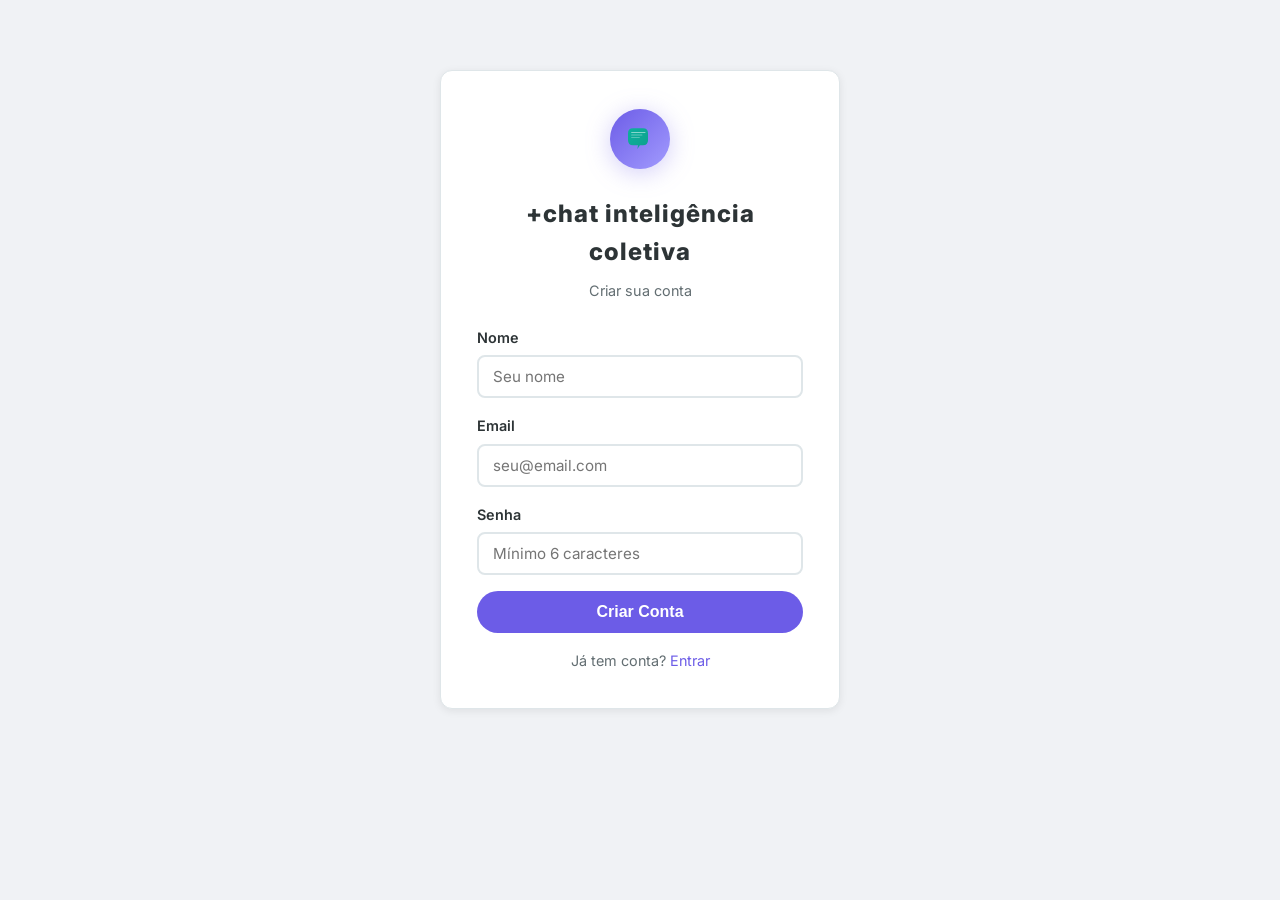
<file: cadastro.html>
<!DOCTYPE html>
<html lang="pt-BR">
<head>
<meta charset="UTF-8">
<meta name="viewport" content="width=device-width, initial-scale=1.0">
<link rel="icon" type="image/svg+xml" href="static/img/favicon.svg">
<title>Cadastro - +chat inteligência coletiva</title>
<link rel="stylesheet" href="static/css/default.css">
<link rel="stylesheet" href="https://cdnjs.cloudflare.com/ajax/libs/font-awesome/6.5.1/css/all.min.css">
<script src="static/js/api.js"></script>
</head>
<body>

<div id="header-placeholder"></div>
<script>document.getElementById('header-placeholder').innerHTML = '<script src="components/header.js"><\/script>';</script>

<main class="main-content">
<div class="auth-page">
  <div class="auth-card">
    <div style="text-align:center;margin-bottom:16px">
      <svg viewBox="0 0 512 512" width="64" height="64" xmlns="http://www.w3.org/2000/svg" style="filter:drop-shadow(0 4px 12px rgba(108,92,231,0.3))">
        <defs><linearGradient id="cg1" x1="0%" y1="0%" x2="100%" y2="100%"><stop offset="0%" stop-color="#6c5ce7"/><stop offset="100%" stop-color="#a29bfe"/></linearGradient><linearGradient id="cg2" x1="0%" y1="0%" x2="100%" y2="100%"><stop offset="0%" stop-color="#00b894"/><stop offset="100%" stop-color="#00a381"/></linearGradient></defs>
        <circle cx="256" cy="256" r="240" fill="url(#cg1)"/>
        <path d="M160,210 Q160,170 200,170 L280,170 Q320,170 320,210 L320,265 Q320,305 280,305 L255,305 L235,335 L240,305 L200,305 Q160,305 160,265 Z" fill="url(#cg2)" opacity="0.9"/>
        <rect x="185" y="200" width="115" height="8" rx="4" fill="rgba(255,255,255,0.5)"/>
        <rect x="185" y="220" width="90" height="8" rx="4" fill="rgba(255,255,255,0.35)"/>
        <rect x="185" y="240" width="70" height="8" rx="4" fill="rgba(255,255,255,0.3)"/>
      </svg>
    </div>
    <h2 style="font-weight:800;letter-spacing:1px">+chat inteligência coletiva</h2>
    <p class="subtitle">Criar sua conta</p>
    <form id="cadastroForm">
      <div class="form-group">
        <label for="nome">Nome</label>
        <input type="text" id="nome" placeholder="Seu nome" required>
      </div>
      <div class="form-group">
        <label for="email">Email</label>
        <input type="email" id="email" placeholder="seu@email.com" required>
      </div>
      <div class="form-group">
        <label for="senha">Senha</label>
        <input type="password" id="senha" placeholder="Mínimo 6 caracteres" required minlength="6">
      </div>
      <button type="submit" class="btn btn-primary btn-block">Criar Conta</button>
    </form>
    <div class="form-footer">
      Já tem conta? <a href="/login.html">Entrar</a>
    </div>
  </div>
</div>
</main>

<div id="footer-placeholder"></div>
<script>document.getElementById('footer-placeholder').innerHTML = '<script src="components/footer.js"><\/script>';</script>

<script>
document.getElementById('cadastroForm').addEventListener('submit', function(e) {
  e.preventDefault();
  var redirect = new URLSearchParams(window.location.search).get('redirect');
  var btn = this.querySelector('button[type="submit"]');
  btn.disabled = true;
  btn.innerHTML = '<i class="fas fa-spinner fa-spin"></i> Cadastrando...';

  window.go('POST', '/auth/cadastro', {
    nome: document.getElementById('nome').value,
    email: document.getElementById('email').value,
    senha: document.getElementById('senha').value
  }, function(r, status) {
    btn.disabled = false;
    btn.innerHTML = 'Criar Conta';
    if (r && r.success) {
      localStorage.setItem(window.APP_NAME + '_token', r.token);
      localStorage.setItem(window.APP_NAME + '_usuario', JSON.stringify(r.usuario));
      localStorage.setItem(window.APP_NAME + '_session_expiry', r.session_expiry || (Date.now() + 86400000));
      window.notificar('Conta criada com sucesso!', 'success');
      setTimeout(function() { window.location.href = redirect || '/'; }, 500);
    } else {
      window.notificar(r && r.error ? r.error : 'Erro ao cadastrar', 'error');
    }
  });
});
</script>
</body>
</html>
</file>
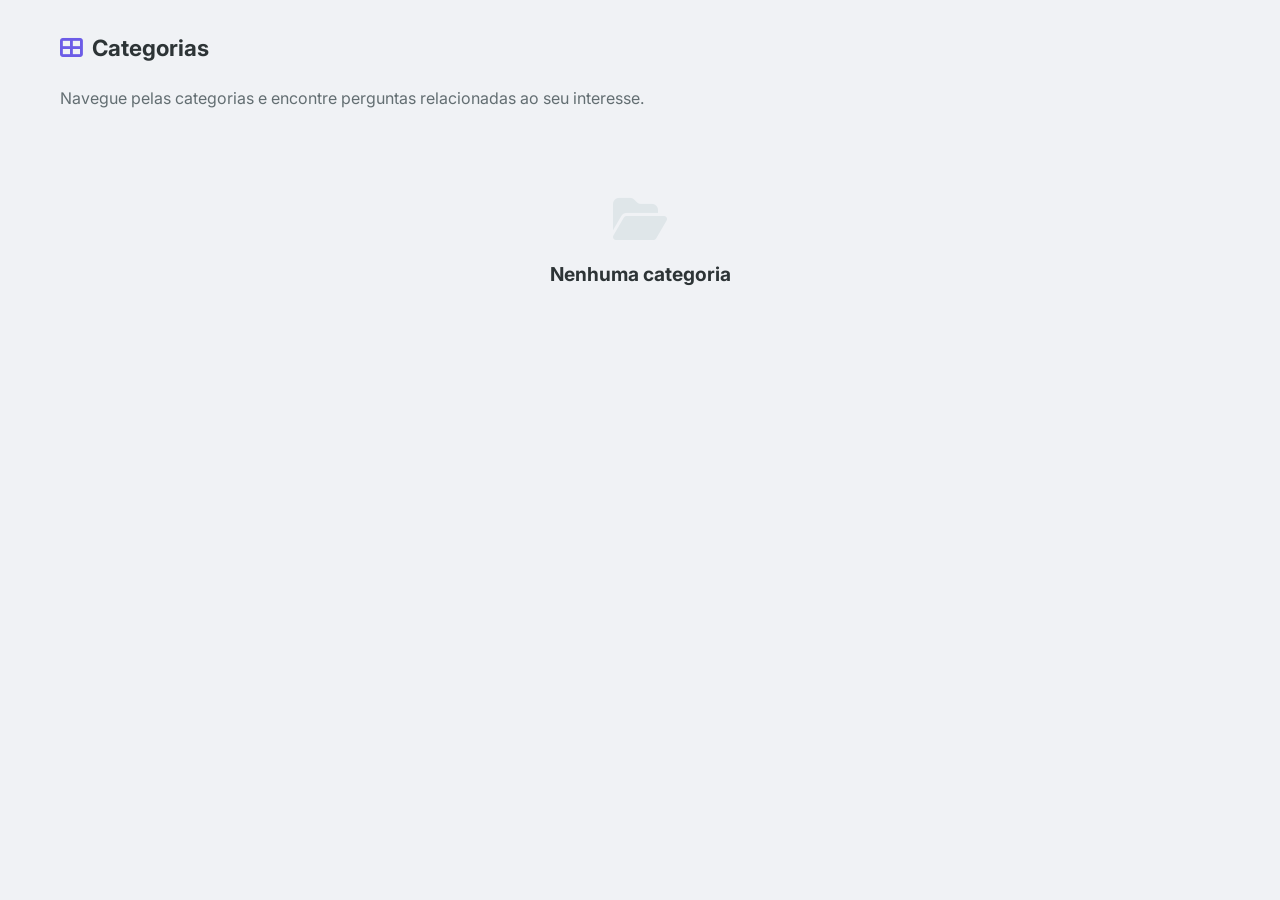
<file: categorias.html>
<!DOCTYPE html>
<html lang="pt-BR">
<head>
<meta charset="UTF-8">
<meta name="viewport" content="width=device-width, initial-scale=1.0">
<link rel="icon" type="image/svg+xml" href="static/img/favicon.svg">
<title>Categorias - +chat inteligência coletiva</title>
<link rel="stylesheet" href="static/css/default.css">
<link rel="stylesheet" href="https://cdnjs.cloudflare.com/ajax/libs/font-awesome/6.5.1/css/all.min.css">
<script src="static/js/api.js"></script>
</head>
<body>

<div id="header-placeholder"></div>
<script>document.getElementById('header-placeholder').innerHTML = '<script src="components/header.js"><\/script>';</script>

<main class="main-content">
<div class="container">
  <h1 class="section-title"><i class="fas fa-th-large"></i> Categorias</h1>
  <p style="color:var(--text-light);margin-bottom:24px">Navegue pelas categorias e encontre perguntas relacionadas ao seu interesse.</p>
  <div class="category-grid" id="categoryGrid"></div>
</div>
</main>

<div id="footer-placeholder"></div>
<script>document.getElementById('footer-placeholder').innerHTML = '<script src="components/footer.js"><\/script>';</script>

<script>
window.go('GET', '/categorias', null, function(r) {
  if (!r || r.length === 0) {
    document.getElementById('categoryGrid').innerHTML = '<div class="empty-state" style="grid-column:1/-1"><i class="fas fa-folder-open"></i><h3>Nenhuma categoria</h3></div>';
    return;
  }
  document.getElementById('categoryGrid').innerHTML = r.map(function(c) {
    return '<a href="/perguntas.html?categoria=' + c.id + '" class="category-card">' +
      '<div class="cat-icon"><i class="fas fa-' + (c.icone || 'question-circle') + '"></i></div>' +
      '<div class="cat-name">' + window.esc(c.nome) + '</div>' +
      '<div class="cat-count">' + (c.total_perguntas || 0) + ' perguntas (' + (c.perguntas_abertas || 0) + ' abertas)</div>' +
      '</a>';
  }).join('');
});
</script>
</body>
</html>
</file>
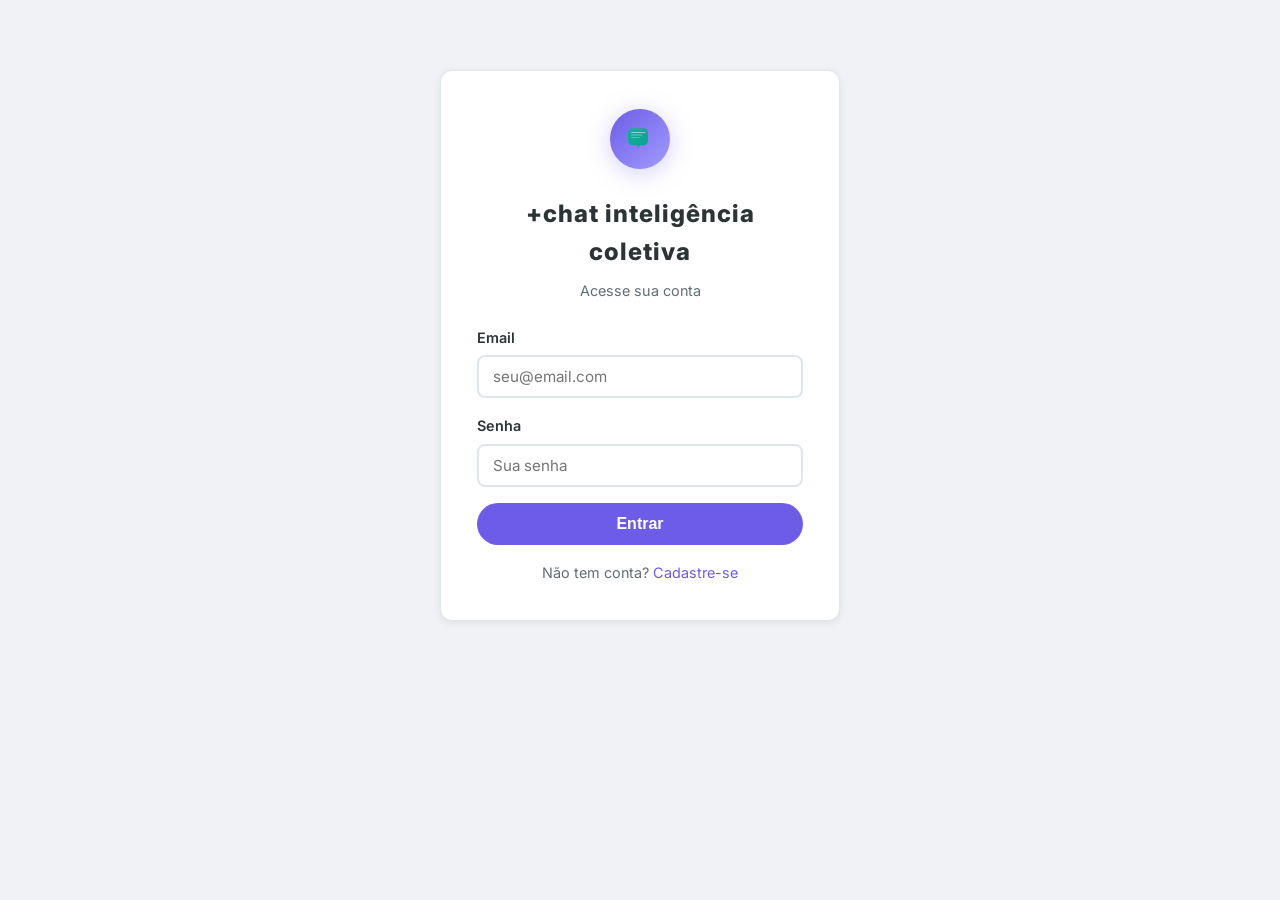
<file: login.html>
<!DOCTYPE html>
<html lang="pt-BR">
<head>
<meta charset="UTF-8">
<meta name="viewport" content="width=device-width, initial-scale=1.0">
<link rel="icon" type="image/svg+xml" href="static/img/favicon.svg">
<title>Entrar - +chat inteligência coletiva</title>
<link rel="stylesheet" href="static/css/default.css">
<link rel="stylesheet" href="https://cdnjs.cloudflare.com/ajax/libs/font-awesome/6.5.1/css/all.min.css">
<script src="static/js/api.js"></script>
</head>
<body>

<div id="header-placeholder"></div>
<script>document.getElementById('header-placeholder').innerHTML = '<script src="components/header.js"><\/script>';</script>

<main class="main-content">
<div class="auth-page">
  <div class="auth-card">
    <div style="text-align:center;margin-bottom:16px">
      <svg viewBox="0 0 512 512" width="64" height="64" xmlns="http://www.w3.org/2000/svg" style="filter:drop-shadow(0 4px 12px rgba(108,92,231,0.3))">
        <defs><linearGradient id="lg1" x1="0%" y1="0%" x2="100%" y2="100%"><stop offset="0%" stop-color="#6c5ce7"/><stop offset="100%" stop-color="#a29bfe"/></linearGradient><linearGradient id="lg2" x1="0%" y1="0%" x2="100%" y2="100%"><stop offset="0%" stop-color="#00b894"/><stop offset="100%" stop-color="#00a381"/></linearGradient></defs>
        <circle cx="256" cy="256" r="240" fill="url(#lg1)"/>
        <path d="M160,210 Q160,170 200,170 L280,170 Q320,170 320,210 L320,265 Q320,305 280,305 L255,305 L235,335 L240,305 L200,305 Q160,305 160,265 Z" fill="url(#lg2)" opacity="0.9"/>
        <rect x="185" y="200" width="115" height="8" rx="4" fill="rgba(255,255,255,0.5)"/>
        <rect x="185" y="220" width="90" height="8" rx="4" fill="rgba(255,255,255,0.35)"/>
        <rect x="185" y="240" width="70" height="8" rx="4" fill="rgba(255,255,255,0.3)"/>
      </svg>
    </div>
    <h2 style="font-weight:800;letter-spacing:1px">+chat inteligência coletiva</h2>
    <p class="subtitle">Acesse sua conta</p>
    <form id="loginForm">
      <div class="form-group">
        <label for="email">Email</label>
        <input type="email" id="email" placeholder="seu@email.com" required>
      </div>
      <div class="form-group">
        <label for="senha">Senha</label>
        <input type="password" id="senha" placeholder="Sua senha" required>
      </div>
      <button type="submit" class="btn btn-primary btn-block">Entrar</button>
    </form>
    <div class="form-footer">
      Não tem conta? <a href="/cadastro.html">Cadastre-se</a>
    </div>
  </div>
</div>
</main>

<div id="footer-placeholder"></div>
<script>document.getElementById('footer-placeholder').innerHTML = '<script src="components/footer.js"><\/script>';</script>

<script>
document.getElementById('loginForm').addEventListener('submit', function(e) {
  e.preventDefault();
  var redirect = new URLSearchParams(window.location.search).get('redirect');
  var btn = this.querySelector('button[type="submit"]');
  btn.disabled = true;
  btn.innerHTML = '<i class="fas fa-spinner fa-spin"></i> Entrando...';

  window.go('POST', '/auth/login', {
    email: document.getElementById('email').value,
    senha: document.getElementById('senha').value
  }, function(r, status) {
    btn.disabled = false;
    btn.innerHTML = 'Entrar';
    if (r && r.success) {
      localStorage.setItem(window.APP_NAME + '_token', r.token);
      localStorage.setItem(window.APP_NAME + '_usuario', JSON.stringify(r.usuario));
      localStorage.setItem(window.APP_NAME + '_session_expiry', r.session_expiry || (Date.now() + 86400000));
      window.notificar('Login realizado com sucesso!', 'success');
      setTimeout(function() { window.location.href = redirect || '/'; }, 500);
    } else {
      window.notificar(r && r.error ? r.error : 'Erro ao fazer login', 'error');
    }
  });
});
</script>
</body>
</html>
</file>
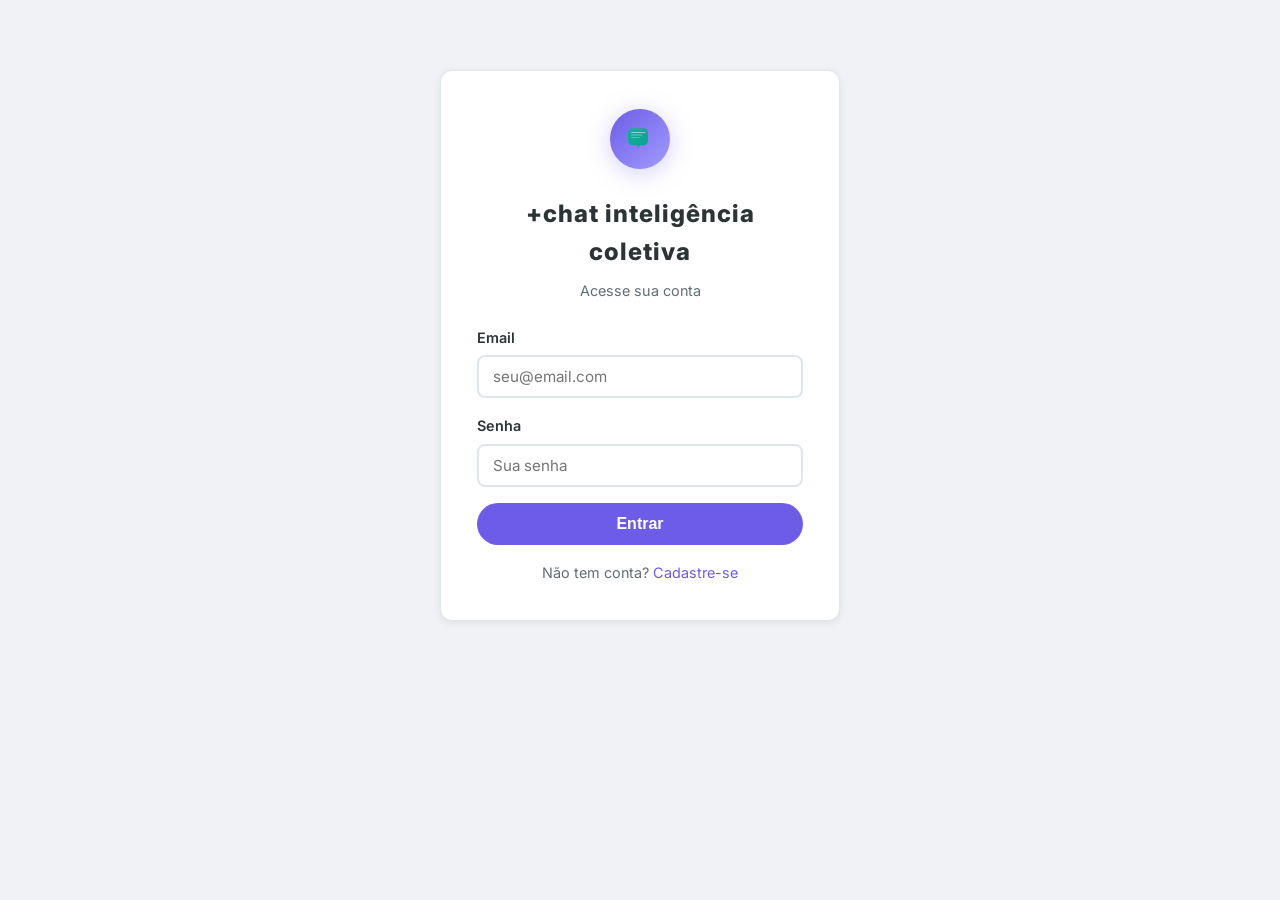
<file: minhas-perguntas.html>
<!DOCTYPE html>
<html lang="pt-BR">
<head>
<meta charset="UTF-8">
<meta name="viewport" content="width=device-width, initial-scale=1.0">
<link rel="icon" type="image/svg+xml" href="static/img/favicon.svg">
<title>Minhas Perguntas - +chat inteligência coletiva</title>
<link rel="stylesheet" href="static/css/default.css">
<link rel="stylesheet" href="https://cdnjs.cloudflare.com/ajax/libs/font-awesome/6.5.1/css/all.min.css">
<script src="static/js/api.js"></script>
</head>
<body>

<div id="header-placeholder"></div>
<script>document.getElementById('header-placeholder').innerHTML = '<script src="components/header.js"><\/script>';</script>

<main class="main-content">
<div class="container">
  <h1 class="section-title"><i class="fas fa-question-circle"></i> Minhas Perguntas</h1>
  <div id="minhasPerguntas"><div class="loading"><i class="fas fa-spinner"></i><p>Carregando...</p></div></div>
</div>
</main>

<div id="footer-placeholder"></div>
<script>document.getElementById('footer-placeholder').innerHTML = '<script src="components/footer.js"><\/script>';</script>

<script>
var usuario = window.getUsuario();
var token = window.getToken();

if (!token || !usuario) {
  window.location.href = '/login.html?redirect=minhas-perguntas.html';
}

window.go('GET', '/perguntas?usuario_id=' + usuario.id + '&limite=50', null, function(r) {
  if (!r || !r.perguntas || r.perguntas.length === 0) {
    document.getElementById('minhasPerguntas').innerHTML = '<div class="empty-state"><i class="fas fa-question-circle"></i><h3>Você ainda não fez nenhuma pergunta</h3><a href="/nova-pergunta.html" class="btn btn-primary" style="margin-top:12px">Fazer Pergunta</a></div>';
    return;
  }
  document.getElementById('minhasPerguntas').innerHTML = r.perguntas.map(function(p) {
    var statusClass = 'status-' + (p.status || 'aberta');
    var statusLabel = p.status === 'resolvida' ? 'Resolvida' : p.status === 'fechada' ? 'Fechada' : 'Aberta';
    return '<div class="question-card">' +
      '<div class="question-card-header">' +
      '<h3><a href="/pergunta.html?id=' + p.id + '">' + window.esc(p.titulo) + '</a></h3>' +
      '<span class="status-badge ' + statusClass + '">' + statusLabel + '</span>' +
      '</div>' +
      '<div class="question-card-desc">' + window.esc((p.descricao || '').substring(0, 200)) + '</div>' +
      '<div class="question-card-footer">' +
      '<span>' + window.fmtDate(p.created_at) + '</span>' +
      '<div class="question-stats">' +
      '<span><i class="fas fa-reply"></i> ' + (p.total_respostas || 0) + '</span>' +
      '<span><i class="fas fa-eye"></i> ' + (p.visualizacoes || 0) + '</span>' +
      '</div></div></div>';
  }).join('');
});
</script>
</body>
</html>
</file>
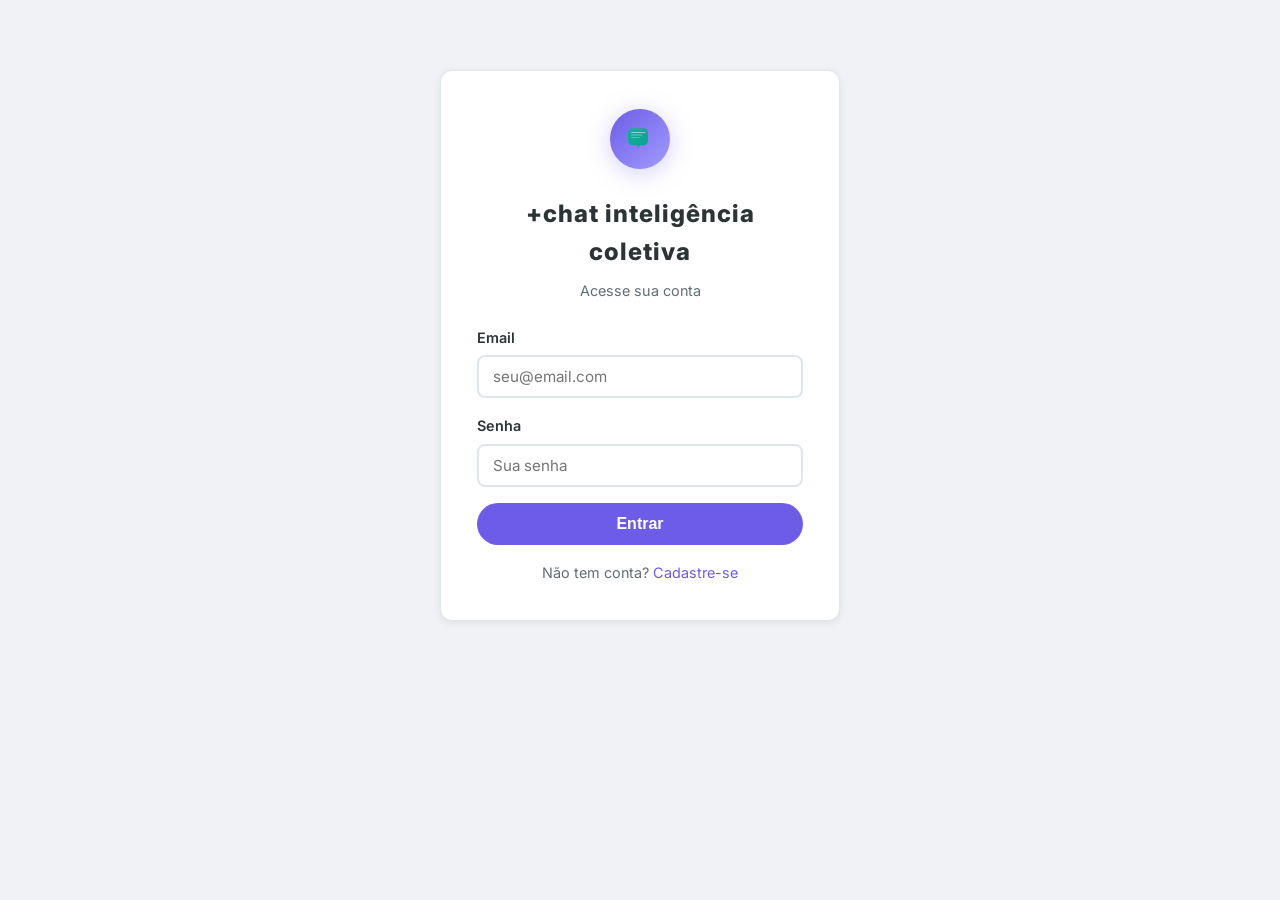
<file: nova-pergunta.html>
<!DOCTYPE html>
<html lang="pt-BR">
<head>
<meta charset="UTF-8">
<meta name="viewport" content="width=device-width, initial-scale=1.0">
<link rel="icon" type="image/svg+xml" href="static/img/favicon.svg">
<title>Nova Pergunta - +chat inteligência coletiva</title>
<link rel="stylesheet" href="static/css/default.css">
<link rel="stylesheet" href="https://cdnjs.cloudflare.com/ajax/libs/font-awesome/6.5.1/css/all.min.css">
<script src="static/js/api.js"></script>
</head>
<body>

<div id="header-placeholder"></div>
<script>document.getElementById('header-placeholder').innerHTML = '<script src="components/header.js"><\/script>';</script>

<main class="main-content">
<div class="container" style="max-width:800px">
  <h1 class="section-title"><i class="fas fa-pen"></i> Fazer uma Pergunta</h1>

  <div class="auth-card" style="max-width:100%">
    <form id="perguntaForm">
      <div class="form-group">
        <label for="titulo">Título da Pergunta</label>
        <input type="text" id="titulo" placeholder="Ex: Como funciona o async/await em JavaScript?" required maxlength="200">
      </div>
      <div class="form-group">
        <label for="categoria">Categoria</label>
        <select id="categoria" required>
          <option value="">Selecione uma categoria</option>
        </select>
      </div>
      <div class="form-group">
        <label for="descricao">Descrição</label>
        <textarea id="descricao" placeholder="Descreva sua dúvida com o máximo de detalhes possível..." required style="min-height:200px"></textarea>
      </div>
      <div class="form-group">
        <label for="tags">Tags (separadas por vírgula)</label>
        <input type="text" id="tags" placeholder="Ex: javascript, programação, async">
      </div>
      <button type="submit" class="btn btn-primary btn-block btn-lg">Publicar Pergunta</button>
    </form>
  </div>
</div>
</main>

<div id="footer-placeholder"></div>
<script>document.getElementById('footer-placeholder').innerHTML = '<script src="components/footer.js"><\/script>';</script>

<script>
var usuario = window.getUsuario();
var token = window.getToken();

if (!token || !usuario) {
  window.location.href = '/login.html?redirect=nova-pergunta.html';
}

// Carregar categorias
window.go('GET', '/categorias', null, function(r) {
  if (!r) return;
  var sel = document.getElementById('categoria');
  r.forEach(function(c) {
    var opt = document.createElement('option');
    opt.value = c.id;
    opt.textContent = c.nome;
    sel.appendChild(opt);
  });
});

document.getElementById('perguntaForm').addEventListener('submit', function(e) {
  e.preventDefault();
  var btn = this.querySelector('button[type="submit"]');
  btn.disabled = true;
  btn.innerHTML = '<i class="fas fa-spinner fa-spin"></i> Publicando...';

  window.go('POST', '/perguntas', {
    titulo: document.getElementById('titulo').value.trim(),
    descricao: document.getElementById('descricao').value.trim(),
    categoria_id: parseInt(document.getElementById('categoria').value),
    usuario_id: usuario.id,
    tags: document.getElementById('tags').value.trim()
  }, function(r, status) {
    btn.disabled = false;
    btn.innerHTML = 'Publicar Pergunta';
    if (r && r.id) {
      window.notificar('Pergunta publicada!', 'success');
      window.location.href = '/pergunta.html?id=' + r.id;
    } else {
      window.notificar(r && r.error ? r.error : 'Erro ao publicar', 'error');
    }
  });
});
</script>
</body>
</html>
</file>
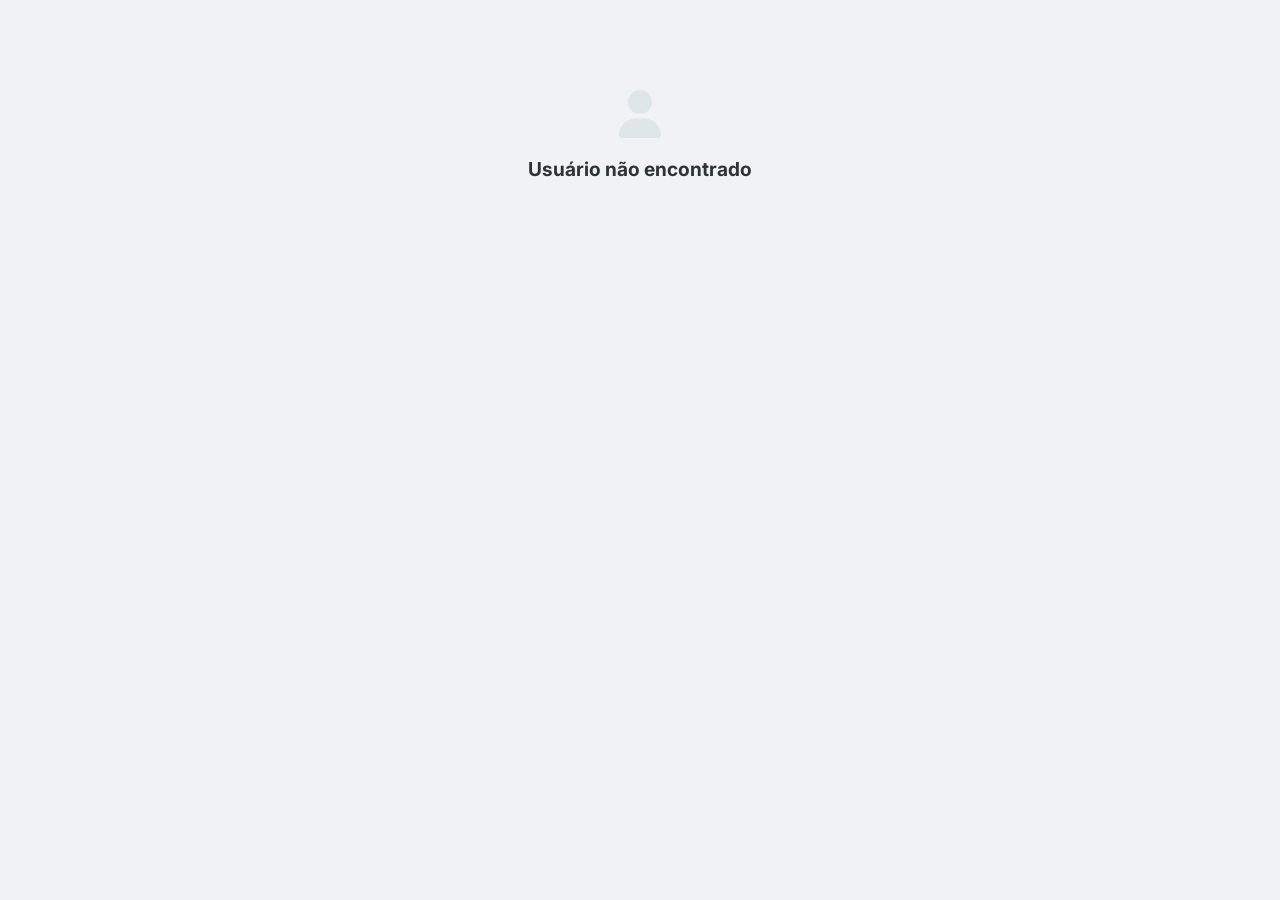
<file: perfil.html>
<!DOCTYPE html>
<html lang="pt-BR">
<head>
<meta charset="UTF-8">
<meta name="viewport" content="width=device-width, initial-scale=1.0">
<link rel="icon" type="image/svg+xml" href="static/img/favicon.svg">
<title>Meu Perfil - +chat inteligência coletiva</title>
<link rel="stylesheet" href="static/css/default.css">
<link rel="stylesheet" href="https://cdnjs.cloudflare.com/ajax/libs/font-awesome/6.5.1/css/all.min.css">
<script src="static/js/api.js"></script>
</head>
<body>

<div id="header-placeholder"></div>
<script>document.getElementById('header-placeholder').innerHTML = '<script src="components/header.js"><\/script>';</script>

<main class="main-content">
<div class="container" style="max-width:800px">
  <div id="perfilContainer"><div class="loading"><i class="fas fa-spinner"></i><p>Carregando...</p></div></div>
</div>
</main>

<div id="footer-placeholder"></div>
<script>document.getElementById('footer-placeholder').innerHTML = '<script src="components/footer.js"><\/script>';</script>

<script>
var usuario = window.getUsuario();
var token = window.getToken();
var params = new URLSearchParams(window.location.search);
var perfilId = params.get('id') || (usuario ? usuario.id : null);

if (!perfilId) {
  document.getElementById('perfilContainer').innerHTML = '<div class="empty-state"><i class="fas fa-user"></i><h3>Usuário não encontrado</h3></div>';
} else {
  carregarPerfil();
}

function carregarPerfil() {
  window.go('GET', '/auth/usuario?id=' + perfilId, null, function(r) {
    if (!r || r.error) {
      document.getElementById('perfilContainer').innerHTML = '<div class="empty-state"><i class="fas fa-user"></i><h3>Usuário não encontrado</h3></div>';
      return;
    }
    document.title = r.nome + ' - +chat inteligência coletiva';

    var ehMeu = token && usuario && usuario.id == r.id;

    document.getElementById('perfilContainer').innerHTML =
      '<div class="profile-header">' +
      '<img src="' + window.imgUrl(r.avatar) + '" alt="" class="profile-avatar" id="profileAvatar">' +
      '<div class="profile-name">' + window.esc(r.nome) + '</div>' +
      (r.reputacao ? '<div class="profile-rep"><i class="fas fa-star"></i> ' + r.reputacao + ' pontos de reputação</div>' : '') +
      (r.bio ? '<div class="profile-bio">' + window.esc(r.bio) + '</div>' : '') +
      '<div style="color:var(--text-light);font-size:0.85rem;margin-top:8px">Membro desde ' + new Date(r.created_at).toLocaleDateString('pt-BR') + '</div>' +
      (ehMeu ? '<div style="margin-top:12px"><button class="btn btn-outline btn-sm" onclick="editarPerfil()"><i class="fas fa-edit"></i> Editar Perfil</button></div>' : '') +
      '</div>' +
      '<div id="minhasPerguntas"><div class="loading"><i class="fas fa-spinner"></i><p>Carregando perguntas...</p></div></div>';

    // Carregar perguntas do usuário
    carregarMinhasPerguntas(ehMeu, r.nome);
  });
}

function carregarMinhasPerguntas(ehMeu, nome) {
  window.go('GET', '/perguntas?usuario_id=' + perfilId + '&limite=50', null, function(r) {
    if (!r || !r.perguntas || r.perguntas.length === 0) {
      document.getElementById('minhasPerguntas').innerHTML = (ehMeu
        ? '<div class="empty-state"><i class="fas fa-question-circle"></i><h3>Nenhuma pergunta ainda</h3><a href="/nova-pergunta.html" class="btn btn-primary" style="margin-top:12px">Fazer Pergunta</a></div>'
        : '<div class="empty-state"><i class="fas fa-question-circle"></i><h3>Este usuário ainda não fez perguntas</h3></div>');
      return;
    }
    var titulo = ehMeu ? 'Minhas Perguntas' : 'Perguntas de ' + window.esc(nome);
    document.getElementById('minhasPerguntas').innerHTML =
      '<h2 class="section-title" style="margin-top:24px"><i class="fas fa-question-circle"></i> ' + titulo + '</h2>' +
      r.perguntas.map(function(p) {
        var statusClass = 'status-' + (p.status || 'aberta');
        var statusLabel = p.status === 'resolvida' ? 'Resolvida' : p.status === 'fechada' ? 'Fechada' : 'Aberta';
        return '<div class="question-card">' +
          '<div class="question-card-header">' +
          '<h3><a href="/pergunta.html?id=' + p.id + '">' + window.esc(p.titulo) + '</a></h3>' +
          '<span class="status-badge ' + statusClass + '">' + statusLabel + '</span>' +
          '</div>' +
          '<div class="question-card-footer">' +
          '<span>' + window.fmtDate(p.created_at) + '</span>' +
          '<span><i class="fas fa-reply"></i> ' + (p.total_respostas || 0) + '</span>' +
          '<span><i class="fas fa-eye"></i> ' + (p.visualizacoes || 0) + '</span>' +
          '</div></div>';
      }).join('');
  });
}

function editarPerfil() {
  var novoNome = prompt('Nome:', usuario.nome);
  if (!novoNome || novoNome === usuario.nome) return;
  window.go('PUT', '/auth/usuario', {
    id: usuario.id,
    nome: novoNome
  }, function(r) {
    if (r && r.id) {
      usuario.nome = novoNome;
      localStorage.setItem(window.APP_NAME + '_usuario', JSON.stringify(usuario));
      window.notificar('Perfil atualizado!', 'success');
      carregarPerfil();
    } else {
      window.notificar('Erro ao atualizar', 'error');
    }
  });
}
</script>
</body>
</html>
</file>
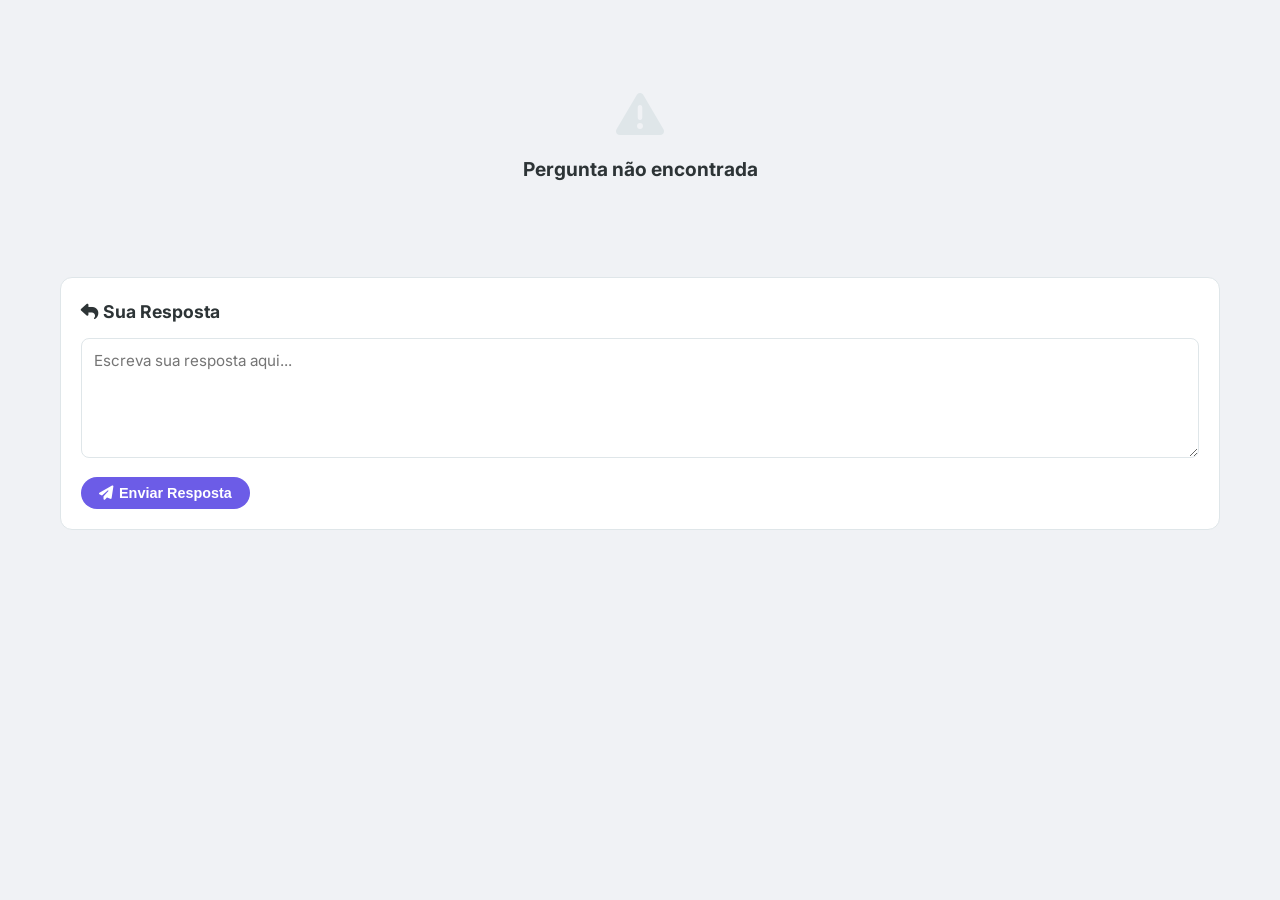
<file: pergunta.html>
<!DOCTYPE html>
<html lang="pt-BR">
<head>
<meta charset="UTF-8">
<meta name="viewport" content="width=device-width, initial-scale=1.0">
<link rel="icon" type="image/svg+xml" href="static/img/favicon.svg">
<title>Pergunta - +chat inteligência coletiva</title>
<link rel="stylesheet" href="static/css/default.css">
<link rel="stylesheet" href="https://cdnjs.cloudflare.com/ajax/libs/font-awesome/6.5.1/css/all.min.css">
<script src="static/js/api.js"></script>
</head>
<body>

<div id="header-placeholder"></div>
<script>document.getElementById('header-placeholder').innerHTML = '<script src="components/header.js"><\/script>';</script>

<main class="main-content">
<div class="container">
  <div id="perguntaContainer"><div class="loading"><i class="fas fa-spinner"></i><p>Carregando pergunta...</p></div></div>

  <div class="answers-section" id="answersSection">
    <div class="answers-count" id="answersCount"></div>
    <div id="answersList"></div>
  </div>

  <div class="answer-form" id="answerForm">
    <h3><i class="fas fa-reply"></i> Sua Resposta</h3>
    <textarea id="respostaConteudo" placeholder="Escreva sua resposta aqui..."></textarea>
    <button class="btn btn-primary" onclick="enviarResposta()"><i class="fas fa-paper-plane"></i> Enviar Resposta</button>
  </div>
</div>
</main>

<div id="footer-placeholder"></div>
<script>document.getElementById('footer-placeholder').innerHTML = '<script src="components/footer.js"><\/script>';</script>

<script>
var perguntaId = new URLSearchParams(window.location.search).get('id');
var usuario = window.getUsuario();
var token = window.getToken();
var perguntaData = null;

if (!perguntaId) {
  document.getElementById('perguntaContainer').innerHTML = '<div class="empty-state"><i class="fas fa-exclamation-triangle"></i><h3>Pergunta não encontrada</h3></div>';
} else {
  carregarPergunta();
}

function carregarPergunta() {
  window.go('GET', '/perguntas/' + perguntaId, null, function(r) {
    if (!r || r.error) {
      document.getElementById('perguntaContainer').innerHTML = '<div class="empty-state"><i class="fas fa-exclamation-triangle"></i><h3>Pergunta não encontrada</h3></div>';
      return;
    }
    perguntaData = r;
    document.title = r.titulo + ' - +chat inteligência coletiva';

    var statusLabel = r.status === 'resolvida' ? 'Resolvida' : r.status === 'fechada' ? 'Fechada' : 'Aberta';
    var statusClass = 'status-' + (r.status || 'aberta');

    document.getElementById('perguntaContainer').innerHTML =
      '<div class="question-detail">' +
      '<div class="question-meta">' +
      '<div class="author"><img src="' + window.imgUrl(r.autor_avatar) + '" alt=""> <a href="/perfil.html?id=' + r.usuario_id + '">' + window.esc(r.autor_nome) + '</a></div>' +
      '<span><i class="fas fa-folder"></i> ' + window.esc(r.categoria_nome || 'Sem categoria') + '</span>' +
      '<span><i class="fas fa-clock"></i> ' + window.fmtDate(r.created_at) + '</span>' +
      '<span><i class="fas fa-eye"></i> ' + (r.visualizacoes || 0) + ' visualizações</span>' +
      '<span class="status-badge ' + statusClass + '">' + statusLabel + '</span>' +
      '</div>' +
      '<h1>' + window.esc(r.titulo) + '</h1>' +
      (r.tags ? '<div class="question-tags">' + r.tags.split(',').map(function(t) { return '<span class="tag">' + window.esc(t.trim()) + '</span>'; }).join('') + '</div>' : '') +
      '<div class="question-body">' + window.esc(r.descricao) + '</div>' +
      (token && usuario && usuario.id == r.usuario_id && r.status !== 'resolvida' && r.status !== 'fechada' ?
        '<div class="question-actions"><button class="btn btn-outline btn-sm" onclick="fecharPergunta()"><i class="fas fa-lock"></i> Fechar Pergunta</button></div>' : '') +
      '</div>';

    carregarRespostas();
  });
}

function carregarRespostas() {
  window.go('GET', '/respostas/pergunta/' + perguntaId, null, function(r) {
    if (!r) return;
    document.getElementById('answersCount').textContent = r.length + ' Resposta' + (r.length !== 1 ? 's' : '');

    if (r.length === 0) {
      document.getElementById('answersList').innerHTML = '<div class="empty-state" style="padding:30px"><i class="fas fa-reply"></i><h3>Nenhuma resposta ainda</h3><p>Seja o primeiro a responder!</p></div>';
      return;
    }

    document.getElementById('answersList').innerHTML = r.map(function(a) {
      var bestClass = a.melhor_resposta ? ' best-answer' : '';
      var bestBadge = a.melhor_resposta ? '<span class="best-answer-badge"><i class="fas fa-check"></i> Melhor Resposta</span>' : '';
      var isAuthor = token && usuario && perguntaData && perguntaData.usuario_id == usuario.id;
      var canChoose = isAuthor && perguntaData && perguntaData.status !== 'resolvida' && perguntaData.status !== 'fechada' && !a.melhor_resposta;

      return '<div class="answer-card' + bestClass + '" id="answer-' + a.id + '">' +
        '<div class="answer-header">' +
        '<img src="' + window.imgUrl(a.autor_avatar) + '" alt="">' +
        '<div><div class="author-name">' + window.esc(a.autor_nome) + (a.autor_reputacao ? ' <span style="font-size:0.8rem;color:#f39c12">★' + a.autor_reputacao + '</span>' : '') + '</div>' +
        '<div class="answer-date">' + window.fmtDate(a.created_at) + '</div></div>' +
        (bestBadge ? '<div style="margin-left:auto">' + bestBadge + '</div>' : '') +
        '</div>' +
        '<div class="answer-body">' + window.esc(a.conteudo) + '</div>' +
        '<div class="answer-footer">' +
        '<div class="vote-buttons">' +
        '<button class="vote-btn" onclick="votar(' + a.id + ', \'up\')" id="vote-up-' + a.id + '"><i class="fas fa-thumbs-up"></i> <span id="vote-count-' + a.id + '">' + (a.votos || 0) + '</span></button>' +
        '<button class="vote-btn" onclick="votar(' + a.id + ', \'down\')" id="vote-down-' + a.id + '"><i class="fas fa-thumbs-down"></i></button>' +
        '</div>' +
        (canChoose ? '<button class="btn-best-answer" onclick="escolherMelhorResposta(' + a.id + ')"><i class="fas fa-check"></i> Melhor Resposta</button>' : '') +
        '<button class="btn btn-outline btn-sm" style="margin-left:auto" onclick="toggleComentarios(' + a.id + ')"><i class="fas fa-comment"></i> Comentar</button>' +
        '</div>' +
        '<div class="comments-section" id="comments-' + a.id + '" style="display:none">' +
        '<div id="comments-list-' + a.id + '"></div>' +
        (token ? '<div class="comment-form"><input type="text" id="comment-input-' + a.id + '" placeholder="Escreva um comentário..."><button class="btn btn-primary btn-sm" onclick="enviarComentario(' + a.id + ')">Enviar</button></div>' : '') +
        '</div></div>';
    }).join('');

    // Show/hide answer form
    if (!token) {
      var loginUrl = '/login.html?redirect=' + encodeURIComponent(window.location.pathname + window.location.search);
      document.getElementById('answerForm').innerHTML = '<div class="answer-form" style="text-align:center"><p>Faça <a href="' + loginUrl + '">login</a> para responder.</p></div>';
    } else if (perguntaData && perguntaData.status === 'fechada') {
      document.getElementById('answerForm').innerHTML = '<div class="answer-form" style="text-align:center;color:var(--text-light)"><i class="fas fa-lock"></i> Esta pergunta está fechada para novas respostas.</div>';
    } else if (perguntaData && perguntaData.status === 'resolvida') {
      document.getElementById('answerForm').innerHTML = '<div class="answer-form" style="text-align:center;color:var(--text-light)"><i class="fas fa-check-circle" style="color:var(--accent)"></i> Esta pergunta já foi resolvida.</div>';
    }
  });
}

function enviarResposta() {
  var conteudo = document.getElementById('respostaConteudo').value.trim();
  if (!conteudo) { window.notificar('Escreva uma resposta', 'warning'); return; }

  var btn = document.querySelector('#answerForm .btn');
  btn.disabled = true;
  btn.innerHTML = '<i class="fas fa-spinner fa-spin"></i> Enviando...';

  window.go('POST', '/respostas', {
    pergunta_id: parseInt(perguntaId),
    usuario_id: usuario.id,
    conteudo: conteudo
  }, function(r, status) {
    btn.disabled = false;
    btn.innerHTML = '<i class="fas fa-paper-plane"></i> Enviar Resposta';
    if (r && r.id) {
      document.getElementById('respostaConteudo').value = '';
      window.notificar('Resposta enviada!', 'success');
      carregarRespostas();
    } else {
      window.notificar('Erro ao enviar resposta', 'error');
    }
  });
}

function votar(respostaId, tipo) {
  if (!token || !usuario) {
    window.location.href = '/login.html?redirect=' + encodeURIComponent(window.location.pathname + window.location.search);
    return;
  }
  window.go('POST', '/respostas/' + respostaId + '/votar', {
    usuario_id: usuario.id,
    tipo: tipo
  }, function(r) {
    if (r && r.votos !== undefined) {
      document.getElementById('vote-count-' + respostaId).textContent = r.votos;
    }
  });
}

function escolherMelhorResposta(respostaId) {
  if (!confirm('Confirmar esta como a melhor resposta?')) return;
  window.go('PUT', '/respostas/' + respostaId + '/melhor-resposta', {
    usuario_id: usuario.id
  }, function(r) {
    if (r && r.id) {
      window.notificar('Melhor resposta escolhida!', 'success');
      carregarPergunta();
    } else {
      window.notificar('Erro ao escolher melhor resposta', 'error');
    }
  });
}

function fecharPergunta() {
  if (!confirm('Fechar esta pergunta para novas respostas?')) return;
  window.go('PUT', '/perguntas/' + perguntaId, {
    status: 'fechada'
  }, function(r) {
    if (r && r.id) {
      window.notificar('Pergunta fechada', 'success');
      carregarPergunta();
    }
  });
}

function toggleComentarios(respostaId) {
  var el = document.getElementById('comments-' + respostaId);
  if (el.style.display === 'block') { el.style.display = 'none'; return; }
  el.style.display = 'block';
  carregarComentarios(respostaId);
}

function carregarComentarios(respostaId) {
  window.go('GET', '/comentarios/resposta/' + respostaId, null, function(r) {
    if (!r) return;
    var list = document.getElementById('comments-list-' + respostaId);
    if (r.length === 0) {
      list.innerHTML = '<div style="color:var(--text-light);font-size:0.85rem;padding:4px 0">Nenhum comentário ainda.</div>';
      return;
    }
    list.innerHTML = r.map(function(c) {
      return '<div class="comment"><img src="' + window.imgUrl(c.autor_avatar) + '" alt=""><div class="comment-body"><span class="comment-author">' + window.esc(c.autor_nome) + '</span> ' + window.esc(c.conteudo) + ' <span style="color:var(--text-light);font-size:0.8rem">' + window.fmtDate(c.created_at) + '</span></div></div>';
    }).join('');
  });
}

function enviarComentario(respostaId) {
  var input = document.getElementById('comment-input-' + respostaId);
  var texto = input.value.trim();
  if (!texto) return;

  window.go('POST', '/comentarios', {
    resposta_id: respostaId,
    usuario_id: usuario.id,
    conteudo: texto
  }, function(r) {
    if (r && r.id) {
      input.value = '';
      carregarComentarios(respostaId);
    } else {
      window.notificar('Erro ao enviar comentário', 'error');
    }
  });
}
</script>
</body>
</html>
</file>
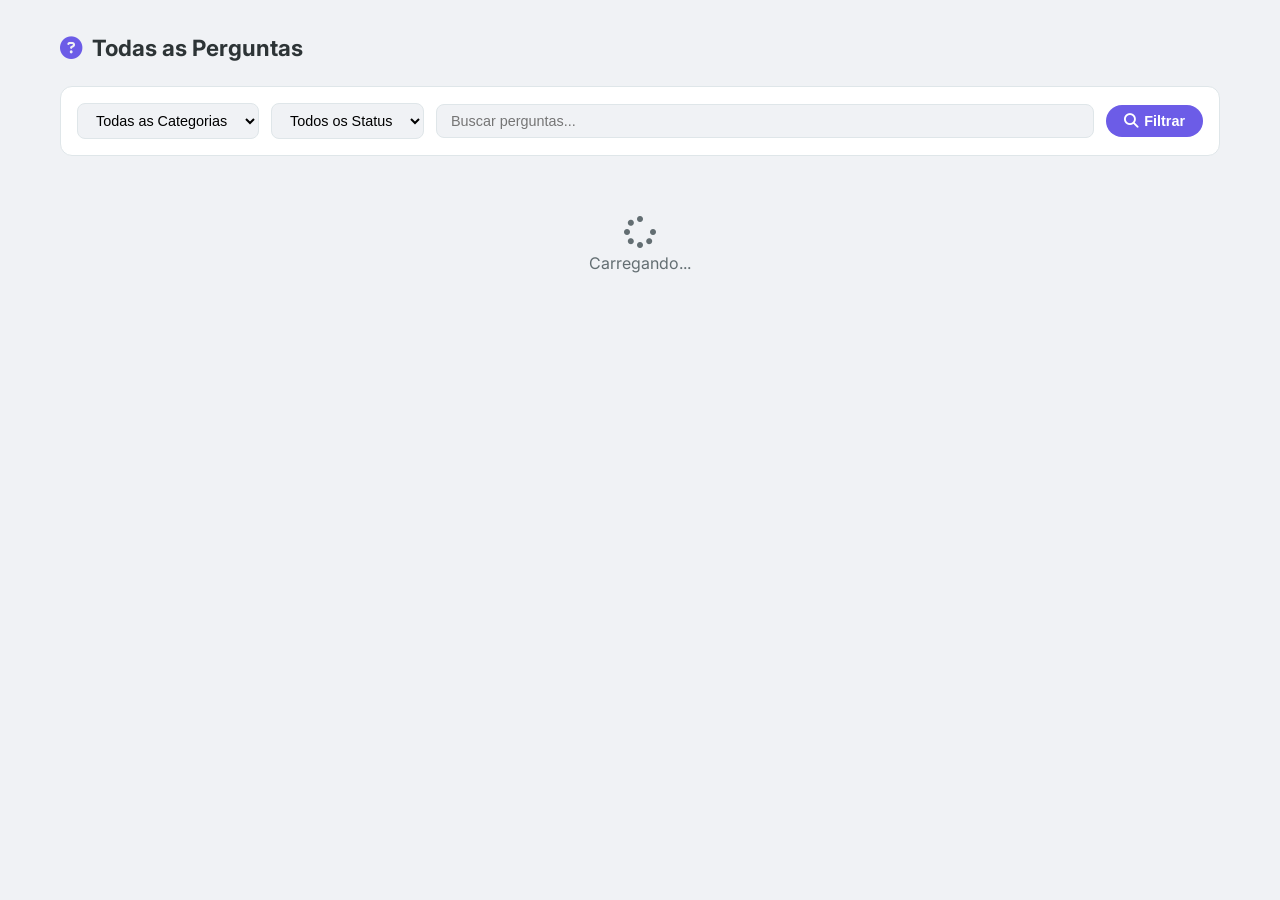
<file: perguntas.html>
<!DOCTYPE html>
<html lang="pt-BR">
<head>
<meta charset="UTF-8">
<meta name="viewport" content="width=device-width, initial-scale=1.0">
<link rel="icon" type="image/svg+xml" href="static/img/favicon.svg">
<title>Perguntas - +chat inteligência coletiva</title>
<link rel="stylesheet" href="static/css/default.css">
<link rel="stylesheet" href="https://cdnjs.cloudflare.com/ajax/libs/font-awesome/6.5.1/css/all.min.css">
<script src="static/js/api.js"></script>
</head>
<body>

<div id="header-placeholder"></div>
<script>document.getElementById('header-placeholder').innerHTML = '<script src="components/header.js"><\/script>';</script>

<main class="main-content">
<div class="container">
  <h1 class="section-title"><i class="fas fa-question-circle"></i> Todas as Perguntas</h1>

  <div class="filters-bar">
    <select id="filterCategoria">
      <option value="">Todas as Categorias</option>
    </select>
    <select id="filterStatus">
      <option value="">Todos os Status</option>
      <option value="aberta">Abertas</option>
      <option value="resolvida">Resolvidas</option>
      <option value="fechada">Fechadas</option>
    </select>
    <input type="text" id="filterBusca" placeholder="Buscar perguntas..." style="flex:1;min-width:150px">
    <button class="btn btn-primary" onclick="carregarPerguntas()"><i class="fas fa-search"></i> Filtrar</button>
  </div>

  <div id="perguntasContainer"><div class="loading"><i class="fas fa-spinner"></i><p>Carregando...</p></div></div>

  <div class="pagination" id="pagination"></div>
</div>
</main>

<div id="footer-placeholder"></div>
<script>document.getElementById('footer-placeholder').innerHTML = '<script src="components/footer.js"><\/script>';</script>

<script>
var paginaAtual = 1;

function carregarPerguntas() {
  var params = '?pagina=' + paginaAtual + '&limite=20';
  var cat = document.getElementById('filterCategoria').value;
  var status = document.getElementById('filterStatus').value;
  var busca = document.getElementById('filterBusca').value.trim();
  if (cat) params += '&categoria_id=' + cat;
  if (status) params += '&status=' + status;
  if (busca) params += '&busca=' + encodeURIComponent(busca);

  document.getElementById('perguntasContainer').innerHTML = '<div class="loading"><i class="fas fa-spinner"></i><p>Carregando...</p></div>';

  window.go('GET', '/perguntas' + params, null, function(r) {
    if (!r || !r.perguntas) {
      document.getElementById('perguntasContainer').innerHTML = '<div class="empty-state"><i class="fas fa-exclamation-triangle"></i><h3>Erro ao carregar</h3></div>';
      return;
    }
    if (r.perguntas.length === 0) {
      document.getElementById('perguntasContainer').innerHTML = '<div class="empty-state"><i class="fas fa-question-circle"></i><h3>Nenhuma pergunta encontrada</h3><p>Tente alterar os filtros ou faça uma nova pergunta!</p></div>';
      document.getElementById('pagination').innerHTML = '';
      return;
    }
    document.getElementById('perguntasContainer').innerHTML = r.perguntas.map(function(p) {
      var statusClass = 'status-' + (p.status || 'aberta');
      var statusLabel = p.status === 'resolvida' ? 'Resolvida' : p.status === 'fechada' ? 'Fechada' : 'Aberta';
      return '<div class="question-card">' +
        '<div class="question-card-header">' +
        '<h3><a href="/pergunta.html?id=' + p.id + '">' + window.esc(p.titulo) + '</a></h3>' +
        '<span class="status-badge ' + statusClass + '">' + statusLabel + '</span>' +
        '</div>' +
        '<div class="question-card-desc">' + window.esc((p.descricao || '').substring(0, 200)) + '</div>' +
        '<div class="question-card-footer">' +
        '<span class="category-tag">' + window.esc(p.categoria_nome || 'Sem categoria') + '</span>' +
        '<span><i class="fas fa-user"></i> ' + window.esc(p.autor_nome || 'Anônimo') + '</span>' +
        '<span>' + window.fmtDate(p.created_at) + '</span>' +
        '<div class="question-stats">' +
        (p.tem_melhor_resposta ? '<span style="color:var(--accent)"><i class="fas fa-check-circle"></i> Resolvida</span>' : '') +
        '<span><i class="fas fa-reply"></i> ' + p.total_respostas + '</span>' +
        '<span><i class="fas fa-eye"></i> ' + (p.visualizacoes || 0) + '</span>' +
        '</div></div></div>';
    }).join('');

    // Pagination
    var pag = document.getElementById('pagination');
    if (r.total_paginas <= 1) { pag.innerHTML = ''; return; }
    var html = '';
    for (var i = 1; i <= r.total_paginas; i++) {
      html += '<button class="page-btn' + (i === paginaAtual ? ' active' : '') + '" onclick="paginaAtual=' + i + ';carregarPerguntas();window.scrollTo(0,0)">' + i + '</button>';
    }
    pag.innerHTML = html;
  });
}

// Carregar categorias nos filtros
window.go('GET', '/categorias', null, function(r) {
  if (!r) return;
  var sel = document.getElementById('filterCategoria');
  r.forEach(function(c) {
    var opt = document.createElement('option');
    opt.value = c.id;
    opt.textContent = c.nome;
    sel.appendChild(opt);
  });
  // Check URL params
  var params = new URLSearchParams(window.location.search);
  if (params.get('categoria')) sel.value = params.get('categoria');
  if (params.get('status')) document.getElementById('filterStatus').value = params.get('status');
  if (params.get('busca')) document.getElementById('filterBusca').value = params.get('busca');
  carregarPerguntas();
});

// Filtro com Enter
document.getElementById('filterBusca').addEventListener('keyup', function(e) {
  if (e.key === 'Enter') { paginaAtual = 1; carregarPerguntas(); }
});
</script>
</body>
</html>
</file>
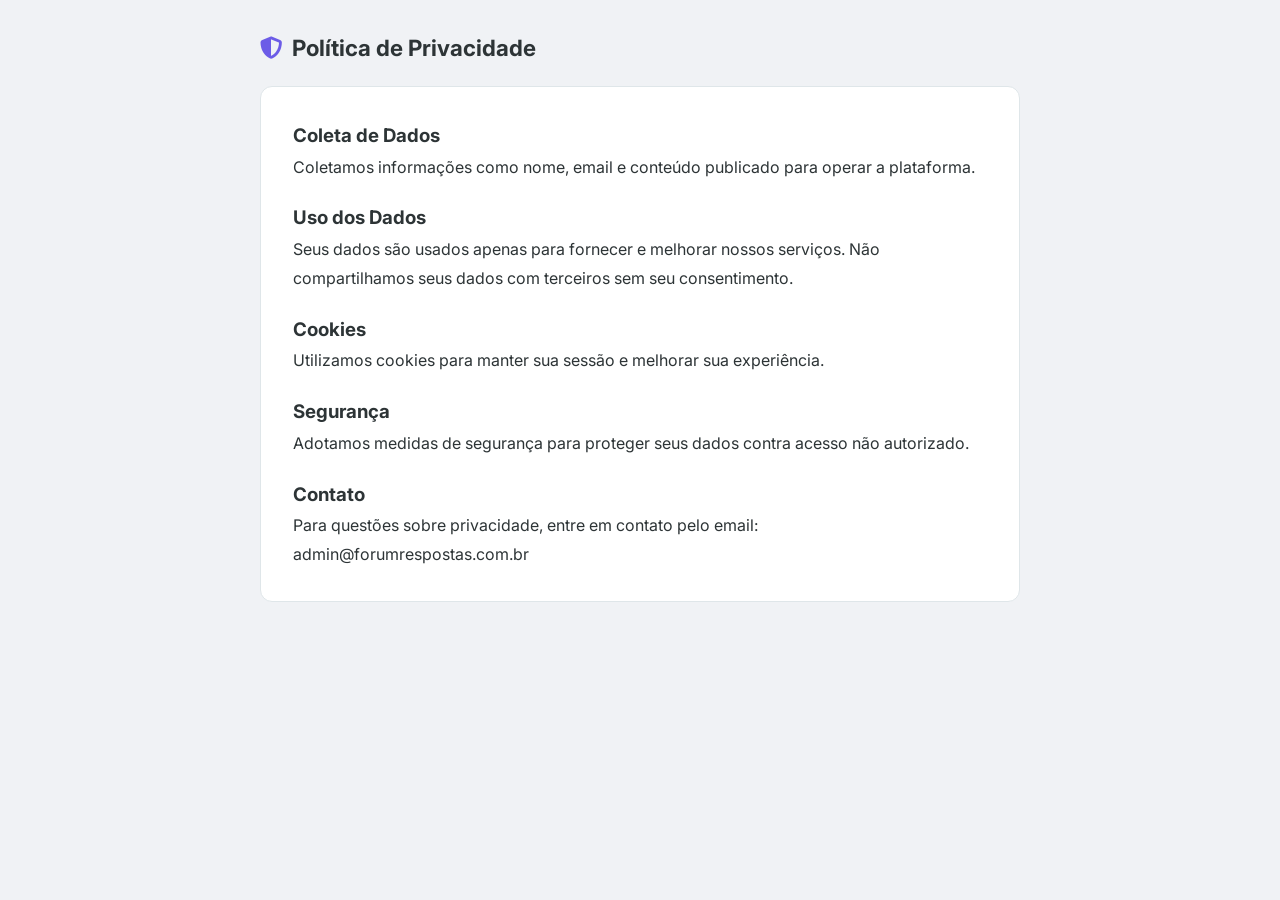
<file: privacidade.html>
<!DOCTYPE html>
<html lang="pt-BR">
<head>
<meta charset="UTF-8">
<meta name="viewport" content="width=device-width, initial-scale=1.0">
<link rel="icon" type="image/svg+xml" href="static/img/favicon.svg">
<title>Privacidade - +chat inteligência coletiva</title>
<link rel="stylesheet" href="static/css/default.css">
<link rel="stylesheet" href="https://cdnjs.cloudflare.com/ajax/libs/font-awesome/6.5.1/css/all.min.css">
<script src="static/js/api.js"></script>
</head>
<body>
<div id="header-placeholder"></div>
<script>document.getElementById('header-placeholder').innerHTML = '<script src="components/header.js"><\/script>';</script>
<main class="main-content">
<div class="container" style="max-width:800px">
  <h1 class="section-title"><i class="fas fa-shield-alt"></i> Política de Privacidade</h1>
  <div style="background:var(--bg-card);border:1px solid var(--border);border-radius:var(--radius);padding:32px;line-height:1.8">
    <h3>Coleta de Dados</h3>
    <p>Coletamos informações como nome, email e conteúdo publicado para operar a plataforma.</p>
    <h3 style="margin-top:20px">Uso dos Dados</h3>
    <p>Seus dados são usados apenas para fornecer e melhorar nossos serviços. Não compartilhamos seus dados com terceiros sem seu consentimento.</p>
    <h3 style="margin-top:20px">Cookies</h3>
    <p>Utilizamos cookies para manter sua sessão e melhorar sua experiência.</p>
    <h3 style="margin-top:20px">Segurança</h3>
    <p>Adotamos medidas de segurança para proteger seus dados contra acesso não autorizado.</p>
    <h3 style="margin-top:20px">Contato</h3>
    <p>Para questões sobre privacidade, entre em contato pelo email: admin@forumrespostas.com.br</p>
  </div>
</div>
</main>
<div id="footer-placeholder"></div>
<script>document.getElementById('footer-placeholder').innerHTML = '<script src="components/footer.js"><\/script>';</script>
</body>
</html>
</file>
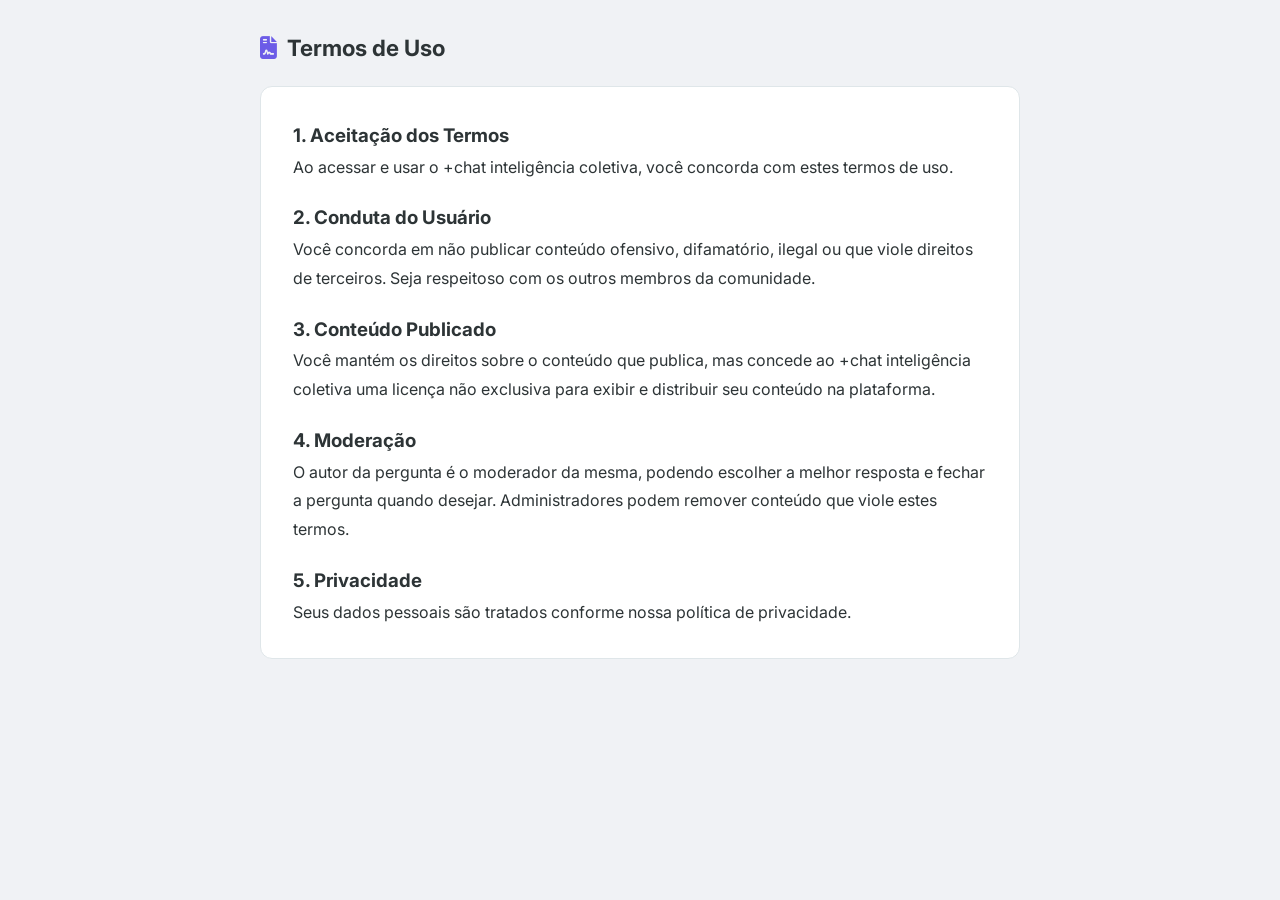
<file: termos.html>
<!DOCTYPE html>
<html lang="pt-BR">
<head>
<meta charset="UTF-8">
<meta name="viewport" content="width=device-width, initial-scale=1.0">
<link rel="icon" type="image/svg+xml" href="static/img/favicon.svg">
<title>Termos de Uso - +chat inteligência coletiva</title>
<link rel="stylesheet" href="static/css/default.css">
<link rel="stylesheet" href="https://cdnjs.cloudflare.com/ajax/libs/font-awesome/6.5.1/css/all.min.css">
<script src="static/js/api.js"></script>
</head>
<body>
<div id="header-placeholder"></div>
<script>document.getElementById('header-placeholder').innerHTML = '<script src="components/header.js"><\/script>';</script>
<main class="main-content">
<div class="container" style="max-width:800px">
  <h1 class="section-title"><i class="fas fa-file-contract"></i> Termos de Uso</h1>
  <div style="background:var(--bg-card);border:1px solid var(--border);border-radius:var(--radius);padding:32px;line-height:1.8">
    <h3>1. Aceitação dos Termos</h3>
    <p>Ao acessar e usar o +chat inteligência coletiva, você concorda com estes termos de uso.</p>
    <h3 style="margin-top:20px">2. Conduta do Usuário</h3>
    <p>Você concorda em não publicar conteúdo ofensivo, difamatório, ilegal ou que viole direitos de terceiros. Seja respeitoso com os outros membros da comunidade.</p>
    <h3 style="margin-top:20px">3. Conteúdo Publicado</h3>
    <p>Você mantém os direitos sobre o conteúdo que publica, mas concede ao +chat inteligência coletiva uma licença não exclusiva para exibir e distribuir seu conteúdo na plataforma.</p>
    <h3 style="margin-top:20px">4. Moderação</h3>
    <p>O autor da pergunta é o moderador da mesma, podendo escolher a melhor resposta e fechar a pergunta quando desejar. Administradores podem remover conteúdo que viole estes termos.</p>
    <h3 style="margin-top:20px">5. Privacidade</h3>
    <p>Seus dados pessoais são tratados conforme nossa política de privacidade.</p>
  </div>
</div>
</main>
<div id="footer-placeholder"></div>
<script>document.getElementById('footer-placeholder').innerHTML = '<script src="components/footer.js"><\/script>';</script>
</body>
</html>
</file>
<file: static/css/default.css>
@import url('https://fonts.googleapis.com/css2?family=Inter:wght@300;400;500;600;700;800&display=swap');

* { margin:0; padding:0; box-sizing:border-box; }
:root {
  --primary: #6c5ce7;
  --primary-dark: #5a4bd1;
  --primary-light: #a29bfe;
  --accent: #00b894;
  --accent-dark: #00a381;
  --accent-pink: #fd79a8;
  --accent-pink-dark: #e84393;
  --bg: #f0f2f5;
  --bg-card: #ffffff;
  --text: #2d3436;
  --text-light: #636e72;
  --border: #dfe6e9;
  --shadow: 0 2px 8px rgba(0,0,0,0.08);
  --shadow-lg: 0 8px 32px rgba(108,92,231,0.2);
  --radius: 12px;
  --radius-sm: 8px;
  --header-height: 64px;
  --brand-gradient: linear-gradient(135deg, #6c5ce7, #a29bfe);
  --brand-gradient-accent: linear-gradient(135deg, #6c5ce7, #a29bfe, #00b894);
}
body {
  font-family: 'Inter', -apple-system, BlinkMacSystemFont, 'Segoe UI', Roboto, sans-serif;
  background: var(--bg);
  color: var(--text);
  line-height: 1.6;
  min-height: 100vh;
  display: flex;
  flex-direction: column;
  -webkit-font-smoothing: antialiased;
  -moz-osx-font-smoothing: grayscale;
  text-rendering: optimizeLegibility;
}
::selection { background: var(--primary); color: #fff; }
a { color: var(--primary); text-decoration:none; }
a:hover { color: var(--primary-dark); }
img { max-width:100%; }
.container { max-width:1200px; margin:0 auto; padding:0 20px; width:100%; }

/* Header */
.forum-header {
  background: var(--bg-card);
  border-bottom: 1px solid var(--border);
  position: sticky;
  top: 0;
  z-index: 1000;
  box-shadow: var(--shadow);
}
.header-top { padding: 0 20px; }
.header-flex {
  display: flex;
  align-items: center;
  gap: 20px;
  height: var(--header-height);
  max-width: 1400px;
  margin: 0 auto;
}
.header-brand { flex-shrink:0; }
.header-logo {
  display: flex;
  align-items: center;
  gap: 10px;
  font-size: 1.3rem;
  font-weight: 800;
  color: var(--primary) !important;
  letter-spacing: 1px;
}
.logo-3d {
  display: inline-flex;
  align-items: center;
  gap: 6px;
}
.logo-3d img, .logo-3d svg {
  width: 36px;
  height: 36px;
  filter: drop-shadow(0 2px 6px rgba(108,92,231,0.3));
  transition: transform 0.3s ease, filter 0.3s ease;
}
.header-logo:hover .logo-3d img,
.header-logo:hover .logo-3d svg {
  transform: scale(1.08) rotate(-5deg);
  filter: drop-shadow(0 4px 12px rgba(108,92,231,0.45));
}
.logo-text {
  background: var(--brand-gradient);
  -webkit-background-clip: text;
  -webkit-text-fill-color: transparent;
  background-clip: text;
  font-weight: 800;
  letter-spacing: 2px;
}
.logo-text-accent {
  color: var(--accent);
  -webkit-text-fill-color: var(--accent);
}
.header-logo i { font-size: 1.5rem; }
.header-search {
  flex: 1;
  max-width: 480px;
  position: relative;
}
.header-search input {
  width: 100%;
  padding: 10px 16px 10px 40px;
  border: 2px solid var(--border);
  border-radius: 24px;
  font-size: 0.9rem;
  outline: none;
  transition: border-color 0.2s;
  background: var(--bg);
}
.header-search input:focus { border-color: var(--primary); }
.search-icon {
  position: absolute;
  left: 14px;
  top: 50%;
  transform: translateY(-50%);
  color: var(--text-light);
}
.search-results {
  display: none;
  position: absolute;
  top: 100%;
  left: 0;
  right: 0;
  background: var(--bg-card);
  border: 1px solid var(--border);
  border-radius: var(--radius-sm);
  box-shadow: 0 8px 24px rgba(0,0,0,0.12);
  margin-top: 4px;
  max-height: 400px;
  overflow-y: auto;
  z-index: 100;
}
.search-item {
  display: block;
  padding: 12px 16px;
  border-bottom: 1px solid var(--border);
  color: var(--text) !important;
}
.search-item:last-child { border-bottom:none; }
.search-item:hover { background: var(--bg); }
.search-item-title { font-weight: 500; margin-bottom:2px; }
.search-item-meta { font-size:0.8rem; color:var(--text-light); }
.search-empty { padding: 20px; text-align:center; color:var(--text-light); }
.header-nav {
  display: flex;
  gap: 4px;
}
.nav-link {
  padding: 8px 14px;
  border-radius: var(--radius-sm);
  color: var(--text) !important;
  font-size: 0.9rem;
  font-weight: 500;
  transition: background 0.2s;
  white-space: nowrap;
}
.nav-link:hover { background: var(--bg); color: var(--primary) !important; }
.header-actions {
  display: flex;
  align-items: center;
  gap: 10px;
  margin-left: auto;
  flex-shrink:0;
}
.btn {
  display: inline-flex;
  align-items: center;
  gap: 6px;
  padding: 8px 18px;
  border-radius: 24px;
  font-size: 0.9rem;
  font-weight: 600;
  border: none;
  cursor: pointer;
  transition: all 0.2s;
  white-space: nowrap;
}
.btn-primary { background: var(--primary); color: #fff !important; }
.btn-primary:hover { background: var(--primary-dark); transform: translateY(-1px); }
.btn-outline {
  background: transparent;
  border: 2px solid var(--primary);
  color: var(--primary) !important;
}
.btn-outline:hover { background: var(--primary); color: #fff !important; }
.btn-accent { background: var(--accent); color: #fff !important; }
.btn-accent:hover { background: var(--accent-dark); transform: translateY(-1px); }
.btn-sm { padding: 6px 14px; font-size: 0.85rem; }
.btn-lg { padding: 12px 28px; font-size: 1rem; }

/* User Menu */
.user-menu { position:relative; display:flex; align-items:center; }
.btn-user {
  display: flex;
  align-items: center;
  gap: 8px;
  background: var(--bg);
  border: 1px solid var(--border);
  border-radius: 24px;
  padding: 4px 12px 4px 4px;
  cursor: pointer;
  font-size: 0.9rem;
  color: var(--text);
  transition: all 0.2s;
}
.btn-user:hover { border-color: var(--primary); }
.avatar-sm { width: 32px; height: 32px; border-radius: 50%; object-fit:cover; }
.user-dropdown {
  display: none;
  position: absolute;
  top: 100%;
  right: 0;
  background: var(--bg-card);
  border: 1px solid var(--border);
  border-radius: var(--radius-sm);
  box-shadow: 0 8px 24px rgba(0,0,0,0.12);
  min-width: 200px;
  margin-top: 8px;
  z-index: 100;
  overflow: hidden;
}
.user-dropdown a {
  display: flex;
  align-items: center;
  gap: 10px;
  padding: 12px 16px;
  color: var(--text) !important;
  font-size: 0.9rem;
  transition: background 0.2s;
}
.user-dropdown a:hover { background: var(--bg); }
.user-dropdown a i { width: 18px; color: var(--text-light); }

/* Main Content */
.main-content { flex:1; padding: 30px 0; }

/* Hero */
.hero {
  background: var(--brand-gradient-accent);
  padding: 60px 20px;
  text-align: center;
  color: #fff;
  border-radius: 0 0 40px 40px;
  position: relative;
  overflow: hidden;
}
.hero::before {
  content: '';
  position: absolute;
  top: -50%;
  right: -20%;
  width: 400px;
  height: 400px;
  background: rgba(255,255,255,0.05);
  border-radius: 50%;
  pointer-events: none;
}
.hero::after {
  content: '';
  position: absolute;
  bottom: -30%;
  left: -10%;
  width: 300px;
  height: 300px;
  background: rgba(255,255,255,0.05);
  border-radius: 50%;
  pointer-events: none;
}
.hero h1 { font-size: 2.5rem; margin-bottom: 12px; }
.hero p { font-size: 1.1rem; opacity: 0.9; max-width: 600px; margin: 0 auto 24px; }
.hero-buttons { display: flex; gap: 12px; justify-content: center; flex-wrap: wrap; }
.hero .btn-white {
  background: #fff;
  color: var(--primary) !important;
  padding: 14px 32px;
  border-radius: 30px;
  font-weight: 700;
  font-size: 1rem;
}
.hero .btn-white:hover { transform: translateY(-2px); box-shadow: 0 8px 24px rgba(0,0,0,0.15); }
.hero .btn-ghost {
  background: rgba(255,255,255,0.15);
  color: #fff !important;
  padding: 14px 32px;
  border-radius: 30px;
  font-weight: 600;
  font-size: 1rem;
  backdrop-filter: blur(4px);
}
.hero .btn-ghost:hover { background: rgba(255,255,255,0.25); }

/* Stats Bar */
.stats-bar {
  display: grid;
  grid-template-columns: repeat(auto-fit, minmax(150px, 1fr));
  gap: 16px;
  margin: -40px auto 40px;
  padding: 0 20px;
  max-width: 900px;
  position: relative;
  z-index: 2;
}
.stat-card {
  background: var(--bg-card);
  border-radius: var(--radius);
  padding: 24px;
  text-align: center;
  box-shadow: var(--shadow);
  border: 1px solid var(--border);
}
.stat-card .stat-icon {
  font-size: 1.8rem;
  color: var(--primary);
  margin-bottom: 8px;
}
.stat-card .stat-number {
  font-size: 1.8rem;
  font-weight: 800;
  color: var(--text);
  line-height: 1.2;
}
.stat-card .stat-label {
  font-size: 0.85rem;
  color: var(--text-light);
  margin-top: 4px;
}

/* Sections */
.section-title {
  font-size: 1.4rem;
  font-weight: 700;
  margin-bottom: 20px;
  display: flex;
  align-items: center;
  gap: 10px;
}
.section-title i { color: var(--primary); }

/* Category Grid */
.category-grid {
  display: grid;
  grid-template-columns: repeat(auto-fill, minmax(180px, 1fr));
  gap: 12px;
  margin-bottom: 40px;
}
.category-card {
  background: var(--bg-card);
  border: 1px solid var(--border);
  border-radius: var(--radius);
  padding: 20px;
  text-align: center;
  transition: all 0.2s;
  cursor: pointer;
}
.category-card:hover {
  transform: translateY(-3px);
  box-shadow: 0 8px 24px rgba(0,0,0,0.1);
  border-color: var(--primary);
}
.category-card .cat-icon {
  font-size: 2rem;
  color: var(--primary);
  margin-bottom: 8px;
}
.category-card .cat-name { font-weight: 600; font-size: 0.95rem; }
.category-card .cat-count { font-size: 0.8rem; color: var(--text-light); margin-top: 4px; }

/* Destaques Grid */
.destaques-grid {
  display: grid;
  grid-template-columns: repeat(auto-fill, minmax(340px, 1fr));
  gap: 16px;
  margin-bottom: 40px;
}
.destaque-card {
  background: var(--bg-card);
  border: 1px solid var(--border);
  border-radius: var(--radius);
  overflow: hidden;
  transition: all 0.3s;
}
.destaque-card:hover { box-shadow: 0 8px 24px rgba(0,0,0,0.1); }
.destaque-header {
  background: linear-gradient(135deg, var(--accent), #00cec9);
  color: #fff;
  padding: 12px 16px;
  display: flex;
  align-items: center;
  gap: 8px;
  font-weight: 600;
  font-size: 0.85rem;
}
.destaque-body { padding: 16px; }
.destaque-body h3 { font-size: 1rem; margin-bottom: 8px; }
.destaque-body h3 a { color: var(--text) !important; }
.destaque-body h3 a:hover { color: var(--primary) !important; }
.destaque-resposta {
  background: var(--bg);
  border-radius: var(--radius-sm);
  padding: 12px;
  margin: 8px 0;
  font-size: 0.9rem;
  color: var(--text-light);
  border-left: 3px solid var(--accent);
}
.destaque-meta {
  display: flex;
  align-items: center;
  gap: 8px;
  font-size: 0.85rem;
  color: var(--text-light);
  margin-bottom: 8px;
}
.destaque-meta img { width: 24px; height: 24px; border-radius: 50%; object-fit:cover; }
.destaque-badge {
  display: inline-flex;
  align-items: center;
  gap: 4px;
  background: var(--accent);
  color: #fff;
  padding: 2px 10px;
  border-radius: 12px;
  font-size: 0.75rem;
  font-weight: 600;
}

/* Questions List */
.question-list { display: flex; flex-direction: column; gap: 12px; }
.question-card {
  background: var(--bg-card);
  border: 1px solid var(--border);
  border-radius: var(--radius);
  padding: 20px;
  transition: all 0.2s;
}
.question-card:hover { box-shadow: var(--shadow); }
.question-card-header {
  display: flex;
  justify-content: space-between;
  align-items: flex-start;
  gap: 12px;
  margin-bottom: 8px;
}
.question-card h3 { font-size: 1.05rem; font-weight: 600; }
.question-card h3 a { color: var(--text) !important; }
.question-card h3 a:hover { color: var(--primary) !important; }
.question-card-desc {
  color: var(--text-light);
  font-size: 0.9rem;
  margin-bottom: 12px;
  display: -webkit-box;
  -webkit-line-clamp: 2;
  -webkit-box-orient: vertical;
  overflow: hidden;
}
.question-card-footer {
  display: flex;
  align-items: center;
  gap: 16px;
  font-size: 0.85rem;
  color: var(--text-light);
  flex-wrap: wrap;
}
.question-card-footer .category-tag {
  background: var(--bg);
  padding: 2px 10px;
  border-radius: 12px;
  font-size: 0.8rem;
  color: var(--primary);
  font-weight: 500;
}
.question-stats {
  display: flex;
  gap: 12px;
  margin-left: auto;
}
.question-stats span {
  display: flex;
  align-items: center;
  gap: 4px;
}
.status-badge {
  padding: 2px 10px;
  border-radius: 12px;
  font-size: 0.75rem;
  font-weight: 600;
}
.status-aberta { background: #dfe6e9; color: #636e72; }
.status-resolvida { background: #55efc4; color: #00b894; }
.status-fechada { background: #fab1a0; color: #d63031; }

/* Filters */
.filters-bar {
  display: flex;
  align-items: center;
  gap: 12px;
  flex-wrap: wrap;
  margin-bottom: 20px;
  padding: 16px;
  background: var(--bg-card);
  border-radius: var(--radius);
  border: 1px solid var(--border);
}
.filters-bar select, .filters-bar input {
  padding: 8px 14px;
  border: 1px solid var(--border);
  border-radius: var(--radius-sm);
  font-size: 0.9rem;
  outline: none;
  background: var(--bg);
}
.filters-bar select:focus, .filters-bar input:focus { border-color: var(--primary); }

/* Pagination */
.pagination {
  display: flex;
  justify-content: center;
  gap: 6px;
  margin-top: 24px;
}
.page-btn {
  padding: 8px 14px;
  border: 1px solid var(--border);
  border-radius: var(--radius-sm);
  background: var(--bg-card);
  cursor: pointer;
  font-size: 0.9rem;
  transition: all 0.2s;
}
.page-btn:hover { border-color: var(--primary); color: var(--primary); }
.page-btn.active { background: var(--primary); color: #fff; border-color: var(--primary); }

/* Question Detail Page */
.question-detail {
  background: var(--bg-card);
  border: 1px solid var(--border);
  border-radius: var(--radius);
  padding: 28px;
  margin-bottom: 24px;
}
.question-detail h1 { font-size: 1.5rem; margin-bottom: 12px; }
.question-meta {
  display: flex;
  align-items: center;
  gap: 16px;
  flex-wrap: wrap;
  margin-bottom: 16px;
  font-size: 0.9rem;
  color: var(--text-light);
}
.question-meta .author { display: flex; align-items: center; gap: 8px; }
.question-meta .author img { width: 28px; height: 28px; border-radius: 50%; object-fit:cover; }
.question-body {
  font-size: 1rem;
  line-height: 1.7;
  color: var(--text);
  margin-bottom: 16px;
  white-space: pre-wrap;
}
.question-tags {
  display: flex;
  gap: 6px;
  flex-wrap: wrap;
  margin-bottom: 12px;
}
.tag {
  background: var(--bg);
  padding: 4px 12px;
  border-radius: 16px;
  font-size: 0.8rem;
  color: var(--primary);
}
.question-actions {
  display: flex;
  gap: 8px;
  padding-top: 12px;
  border-top: 1px solid var(--border);
}

/* Answers Section */
.answers-section { margin-bottom: 24px; }
.answers-count {
  font-size: 1.2rem;
  font-weight: 700;
  margin-bottom: 16px;
}
.answer-card {
  background: var(--bg-card);
  border: 1px solid var(--border);
  border-radius: var(--radius);
  padding: 20px;
  margin-bottom: 12px;
  transition: all 0.2s;
}
.answer-card.best-answer {
  border-color: var(--accent);
  background: #f0fdf9;
}
.answer-header {
  display: flex;
  align-items: center;
  gap: 10px;
  margin-bottom: 12px;
}
.answer-header img { width: 32px; height: 32px; border-radius: 50%; object-fit:cover; }
.answer-header .author-name { font-weight: 600; font-size: 0.9rem; }
.answer-header .answer-date { font-size: 0.8rem; color: var(--text-light); }
.answer-body {
  font-size: 0.95rem;
  line-height: 1.7;
  margin-bottom: 12px;
  white-space: pre-wrap;
}
.answer-footer {
  display: flex;
  align-items: center;
  gap: 12px;
  padding-top: 12px;
  border-top: 1px solid var(--border);
}
.vote-buttons {
  display: flex;
  align-items: center;
  gap: 4px;
}
.vote-btn {
  padding: 6px 10px;
  border: 1px solid var(--border);
  border-radius: var(--radius-sm);
  background: var(--bg);
  cursor: pointer;
  font-size: 0.9rem;
  color: var(--text-light);
  transition: all 0.2s;
  display: flex;
  align-items: center;
  gap: 4px;
}
.vote-btn:hover { border-color: var(--primary); color: var(--primary); }
.vote-btn.voted { background: var(--primary); color: #fff; border-color: var(--primary); }
.best-answer-badge {
  display: inline-flex;
  align-items: center;
  gap: 4px;
  background: var(--accent);
  color: #fff;
  padding: 4px 12px;
  border-radius: 20px;
  font-size: 0.8rem;
  font-weight: 600;
}
.btn-best-answer {
  padding: 6px 14px;
  border: 1px solid var(--accent);
  border-radius: var(--radius-sm);
  background: transparent;
  color: var(--accent);
  cursor: pointer;
  font-size: 0.85rem;
  transition: all 0.2s;
}
.btn-best-answer:hover { background: var(--accent); color: #fff; }

/* Comments */
.comments-section { margin-top: 12px; padding-top: 12px; border-top: 1px solid var(--border); }
.comment {
  padding: 8px 0;
  display: flex;
  gap: 8px;
  font-size: 0.85rem;
}
.comment img { width: 20px; height: 20px; border-radius: 50%; }
.comment .comment-body { flex:1; }
.comment .comment-author { font-weight: 600; }
.comment-form {
  display: flex;
  gap: 8px;
  margin-top: 8px;
}
.comment-form input {
  flex: 1;
  padding: 8px 12px;
  border: 1px solid var(--border);
  border-radius: var(--radius-sm);
  font-size: 0.85rem;
  outline: none;
}
.comment-form input:focus { border-color: var(--primary); }

/* Answer Form */
.answer-form {
  background: var(--bg-card);
  border: 1px solid var(--border);
  border-radius: var(--radius);
  padding: 20px;
  margin-bottom: 24px;
}
.answer-form h3 { font-size: 1.1rem; margin-bottom: 12px; }
.answer-form textarea {
  width: 100%;
  min-height: 120px;
  padding: 12px;
  border: 1px solid var(--border);
  border-radius: var(--radius-sm);
  font-size: 0.95rem;
  font-family: inherit;
  resize: vertical;
  outline: none;
  margin-bottom: 12px;
}
.answer-form textarea:focus { border-color: var(--primary); }

/* Auth Forms */
.auth-page {
  max-width: 440px;
  margin: 40px auto;
  padding: 0 20px;
}
.auth-card {
  background: var(--bg-card);
  border: 1px solid var(--border);
  border-radius: var(--radius);
  padding: 36px;
  box-shadow: var(--shadow);
}
.auth-card h2 {
  font-size: 1.5rem;
  text-align: center;
  margin-bottom: 8px;
}
.auth-card .subtitle {
  text-align: center;
  color: var(--text-light);
  margin-bottom: 24px;
  font-size: 0.9rem;
}
.form-group {
  margin-bottom: 16px;
}
.form-group label {
  display: block;
  font-weight: 600;
  margin-bottom: 6px;
  font-size: 0.9rem;
}
.form-group input, .form-group select, .form-group textarea {
  width: 100%;
  padding: 10px 14px;
  border: 2px solid var(--border);
  border-radius: var(--radius-sm);
  font-size: 0.95rem;
  outline: none;
  transition: border-color 0.2s;
  font-family: inherit;
}
.form-group input:focus, .form-group select:focus, .form-group textarea:focus {
  border-color: var(--primary);
}
.form-group textarea { min-height: 100px; resize: vertical; }
.form-footer {
  text-align: center;
  margin-top: 16px;
  font-size: 0.9rem;
  color: var(--text-light);
}
.btn-block {
  width: 100%;
  justify-content: center;
  padding: 12px;
  font-size: 1rem;
}

/* Profile */
.profile-header {
  background: var(--bg-card);
  border: 1px solid var(--border);
  border-radius: var(--radius);
  padding: 32px;
  text-align: center;
  margin-bottom: 24px;
}
.profile-avatar {
  width: 96px;
  height: 96px;
  border-radius: 50%;
  object-fit: cover;
  margin-bottom: 12px;
  border: 4px solid var(--primary);
}
.profile-name { font-size: 1.4rem; font-weight: 700; }
.profile-bio { color: var(--text-light); max-width: 500px; margin: 8px auto; }
.profile-rep {
  display: inline-flex;
  align-items: center;
  gap: 6px;
  background: #ffeaa7;
  padding: 4px 14px;
  border-radius: 20px;
  font-weight: 600;
  font-size: 0.9rem;
}

/* Empty State */
.empty-state {
  text-align: center;
  padding: 60px 20px;
  color: var(--text-light);
}
.empty-state i { font-size: 3rem; margin-bottom: 16px; color: var(--border); }
.empty-state h3 { font-size: 1.2rem; color: var(--text); margin-bottom: 8px; }

/* Progress Bar */
.progress-bar {
  position: fixed;
  top: 0;
  left: 0;
  height: 3px;
  background: var(--brand-gradient-accent);
  z-index: 9999;
  width: 0;
  transition: width 0.3s ease;
  border-radius: 0 2px 2px 0;
}

/* Loading */
.loading {
  text-align: center;
  padding: 40px;
  color: var(--text-light);
}
.loading i { font-size: 2rem; animation: spin 1s linear infinite; }

/* Skeleton */
.skeleton {
  background: linear-gradient(90deg, var(--border) 25%, #e8e8e8 50%, var(--border) 75%);
  background-size: 200% 100%;
  animation: shimmer 1.4s ease infinite;
  border-radius: var(--radius-sm);
}
.skeleton-text { height: 14px; margin-bottom: 10px; width: 100%; }
.skeleton-text-sm { height: 10px; width: 60%; }
.skeleton-title { height: 22px; width: 75%; margin-bottom: 16px; }
.skeleton-avatar { width: 40px; height: 40px; border-radius: 50%; flex-shrink: 0; }
.skeleton-card {
  background: var(--bg-card);
  border: 1px solid var(--border);
  border-radius: var(--radius);
  padding: 20px;
  margin-bottom: 12px;
}
.skeleton-row { display: flex; gap: 12px; align-items: center; margin-bottom: 16px; }
.skeleton-inline { display: flex; gap: 12px; align-items: center; }

/* Sidebar Layout */
.content-with-sidebar {
  display: grid;
  grid-template-columns: 1fr 300px;
  gap: 24px;
}
@media (max-width: 900px) {
  .content-with-sidebar { grid-template-columns: 1fr; }
}
.sidebar-card {
  background: var(--bg-card);
  border: 1px solid var(--border);
  border-radius: var(--radius);
  padding: 20px;
  margin-bottom: 16px;
}
.sidebar-card h4 {
  font-size: 0.95rem;
  font-weight: 700;
  margin-bottom: 12px;
  padding-bottom: 8px;
  border-bottom: 2px solid var(--primary);
}

/* Footer */
.forum-footer {
  background: linear-gradient(135deg, #1e1e2e, #2d3436);
  color: #b2bec3;
  padding: 40px 0 0;
  margin-top: 40px;
}
.footer-donate {
  display: flex;
  align-items: center;
  gap: 16px;
  background: linear-gradient(135deg, rgba(108,92,231,0.18), rgba(0,184,148,0.18));
  border: 1px solid rgba(108,92,231,0.35);
  border-radius: var(--radius);
  padding: 18px 22px;
  margin-bottom: 28px;
}
.donate-icon {
  flex: 0 0 auto;
  width: 46px;
  height: 46px;
  border-radius: 50%;
  background: linear-gradient(135deg, #fd79a8, #e84393);
  display: flex;
  align-items: center;
  justify-content: center;
  color: #fff;
  font-size: 1.2rem;
  box-shadow: 0 4px 12px rgba(253,121,168,0.35);
  animation: pulseHeart 2s infinite;
}
@keyframes pulseHeart {
  0%, 100% { transform: scale(1); }
  50% { transform: scale(1.12); }
}
.donate-text { flex: 1; }
.donate-text h4 {
  color: #fff;
  font-size: 1.05rem;
  margin-bottom: 4px;
}
.donate-text p { font-size: 0.9rem; line-height: 1.5; margin: 0; }
.btn-donate {
  flex: 0 0 auto;
  background: linear-gradient(135deg, #fd79a8, #e84393);
  color: #fff !important;
  font-weight: 700;
  padding: 12px 22px;
  border-radius: 8px;
  text-decoration: none;
  transition: transform 0.2s, box-shadow 0.2s;
  box-shadow: 0 4px 14px rgba(232,67,147,0.35);
}
.btn-donate:hover {
  transform: translateY(-2px);
  box-shadow: 0 6px 20px rgba(232,67,147,0.5);
}
.footer-grid {
  display: grid;
  grid-template-columns: repeat(auto-fit, minmax(200px, 1fr));
  gap: 32px;
  margin-bottom: 24px;
}
.footer-col h4 {
  color: #fff;
  font-size: 1rem;
  margin-bottom: 12px;
}
.footer-col h4 i { color: var(--accent); }
.footer-col p { font-size: 0.9rem; line-height: 1.6; }
.footer-col a {
  display: block;
  color: #b2bec3 !important;
  font-size: 0.9rem;
  padding: 4px 0;
  transition: color 0.2s;
}
.footer-col a:hover { color: #fff !important; }
.footer-bottom {
  text-align: center;
  padding: 16px 0;
  border-top: 1px solid rgba(255,255,255,0.1);
  font-size: 0.85rem;
}

/* Responsive */
@media (max-width: 768px) {
  .header-flex { gap: 10px; }
  .header-nav { display: none; }
  .hero h1 { font-size: 1.6rem; }
  .destaques-grid { grid-template-columns: 1fr; }
  .stats-bar { grid-template-columns: repeat(2, 1fr); }
  .category-grid { grid-template-columns: repeat(2, 1fr); }
  .auth-page { margin: 20px auto; }
  .auth-card { padding: 24px; }
  .question-card-header { flex-direction: column; }
  .footer-donate { flex-direction: column; text-align: center; }
  .donate-text { text-align: center; }
}

/* Page Transitions */
.page-enter {
  animation: pageFadeIn 0.4s ease both;
}
@keyframes pageFadeIn {
  from { opacity: 0; transform: translateY(12px); }
  to { opacity: 1; transform: translateY(0); }
}

@keyframes shimmer {
  0% { background-position: 200% 0; }
  100% { background-position: -200% 0; }
}

/* Reduced motion */
@media (prefers-reduced-motion: reduce) {
  .page-enter { animation: none; opacity: 1; }
  .skeleton { animation: none; }
  .progress-bar { transition: none; }
  *, *::before, *::after { animation-duration: 0.01ms !important; transition-duration: 0.01ms !important; }
}
</file>
